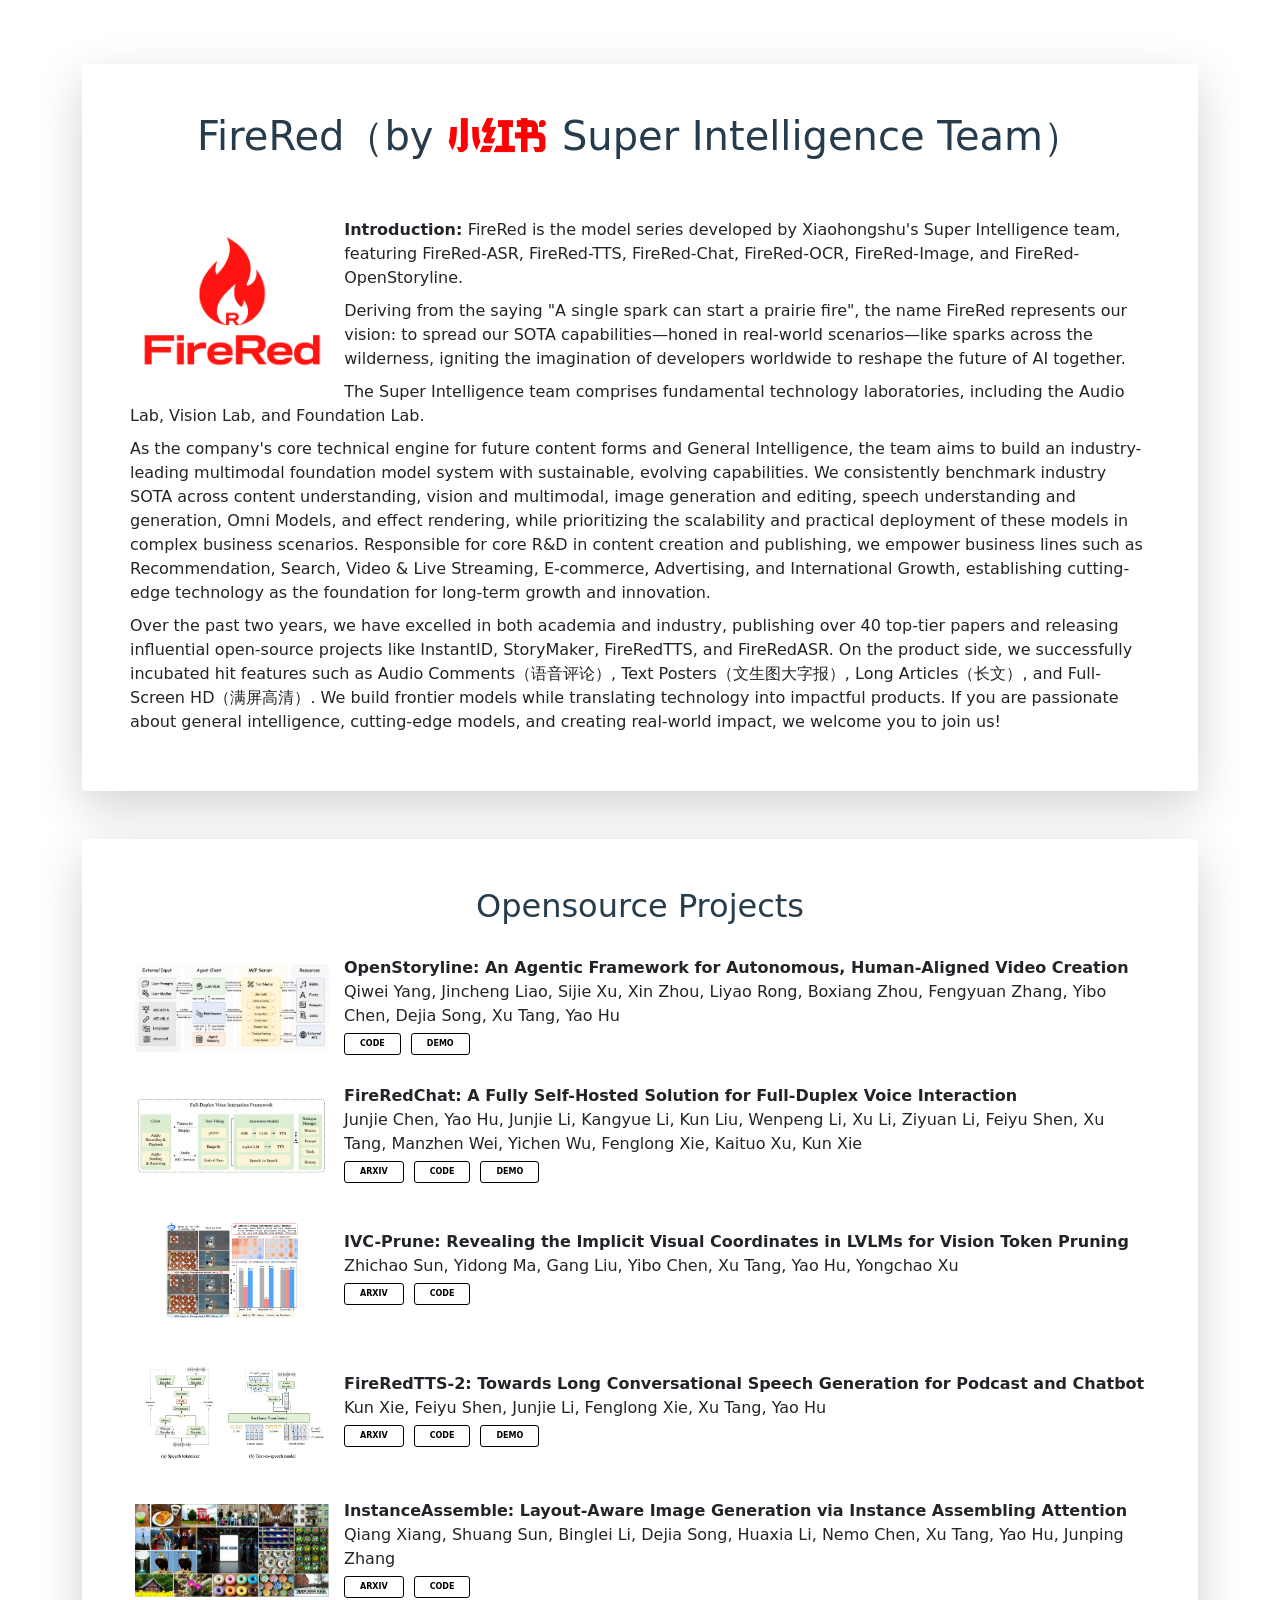
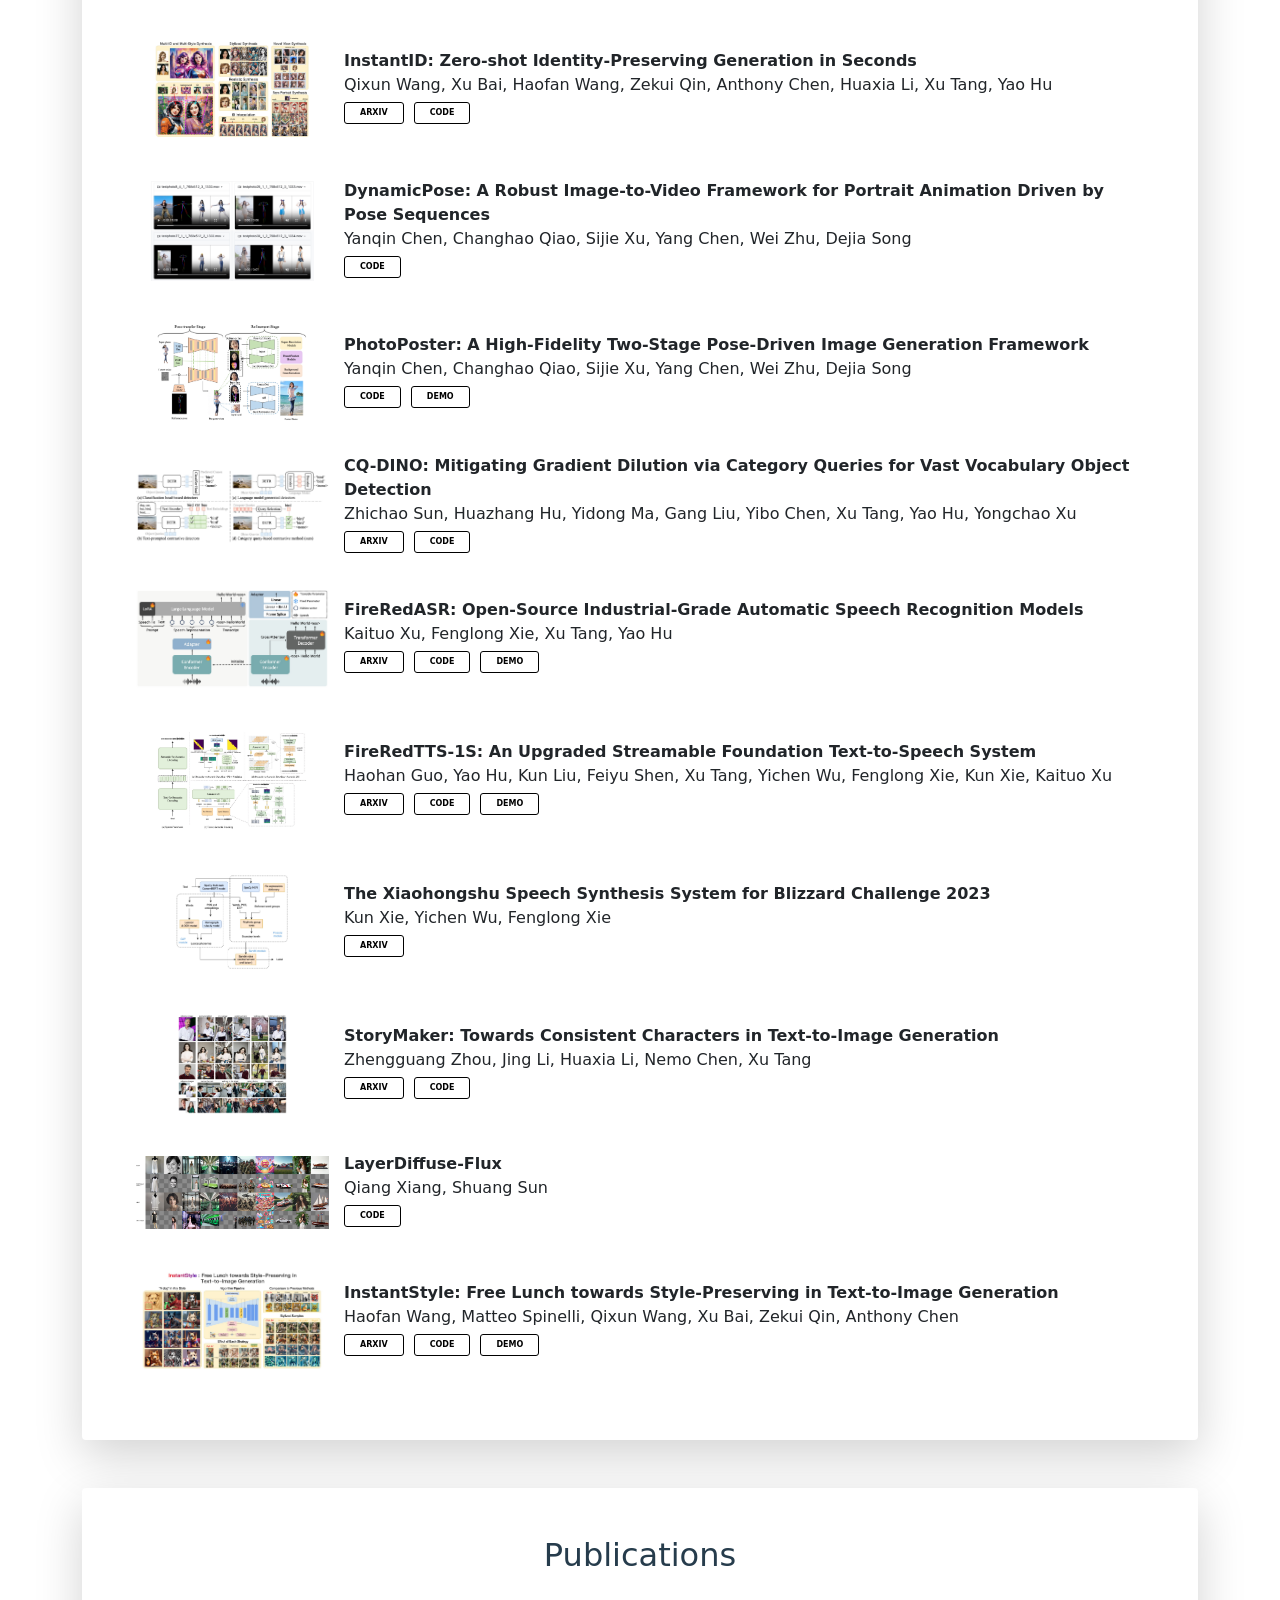
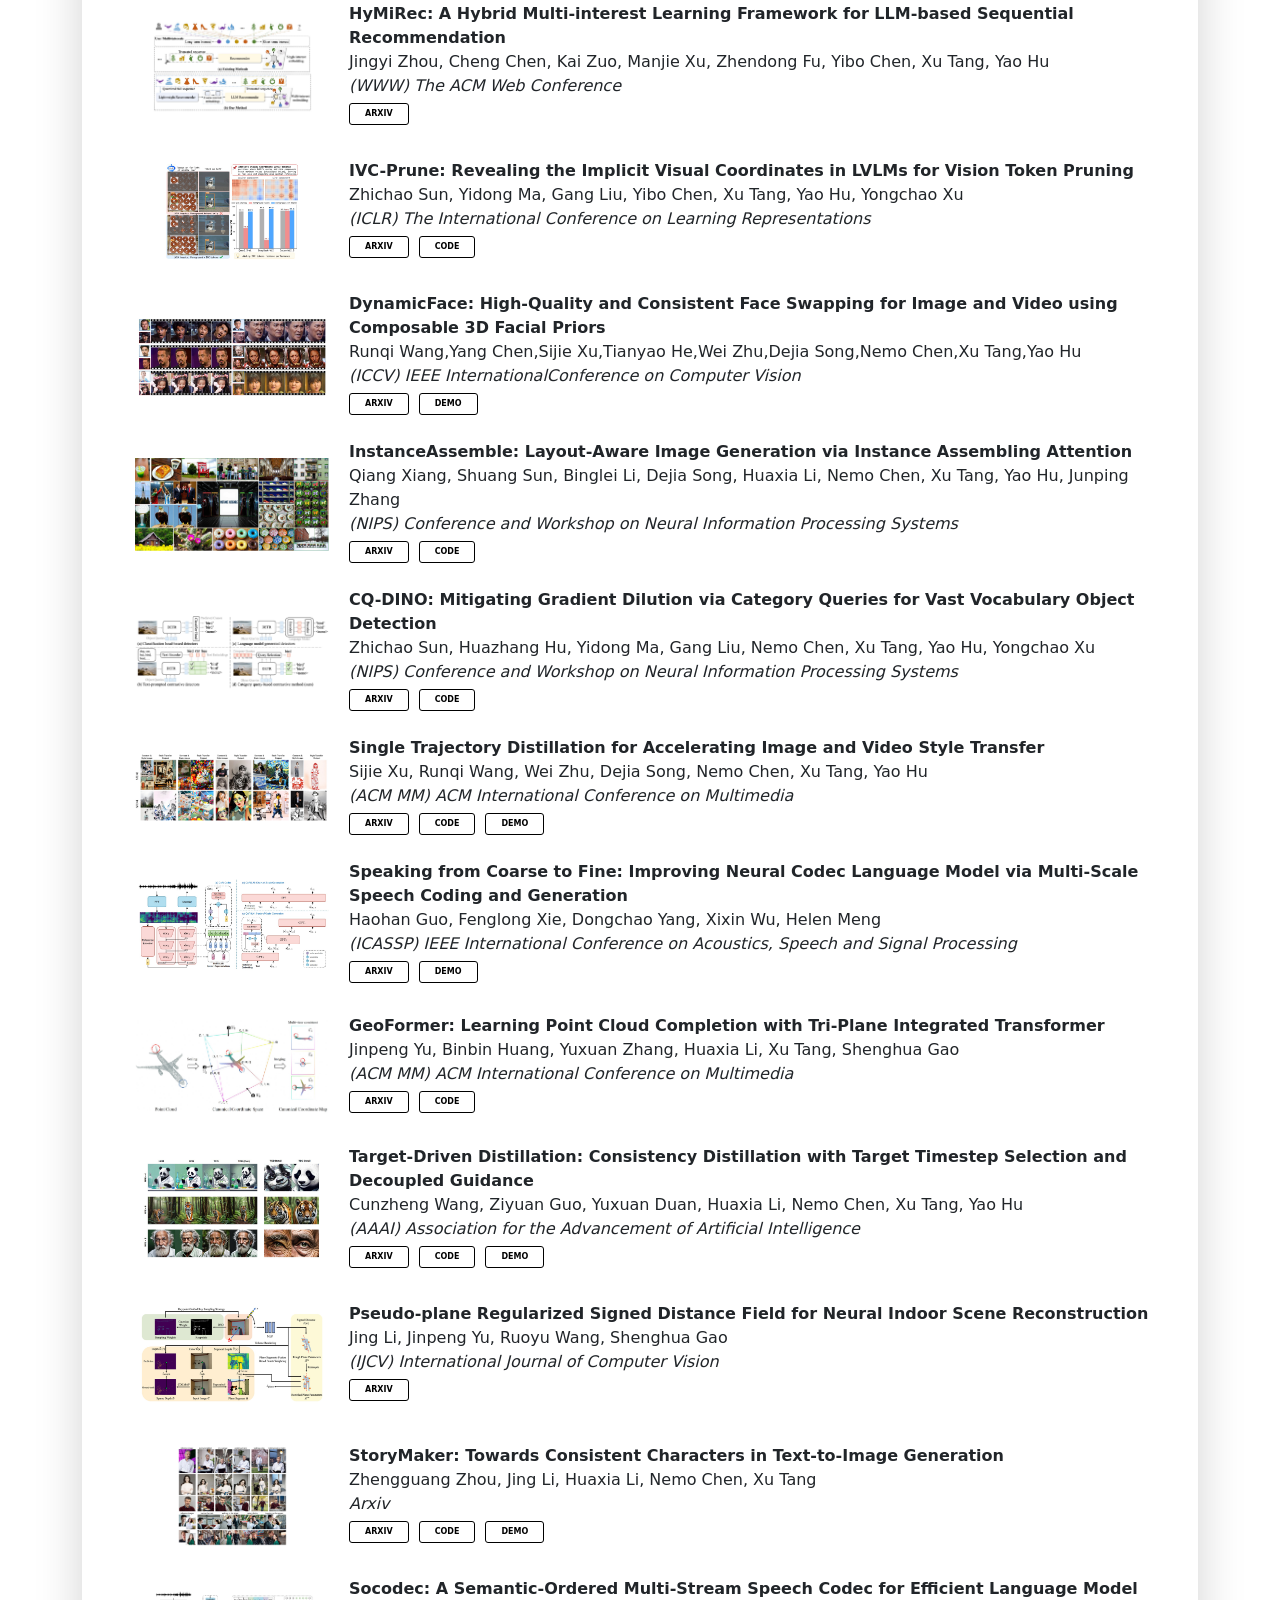
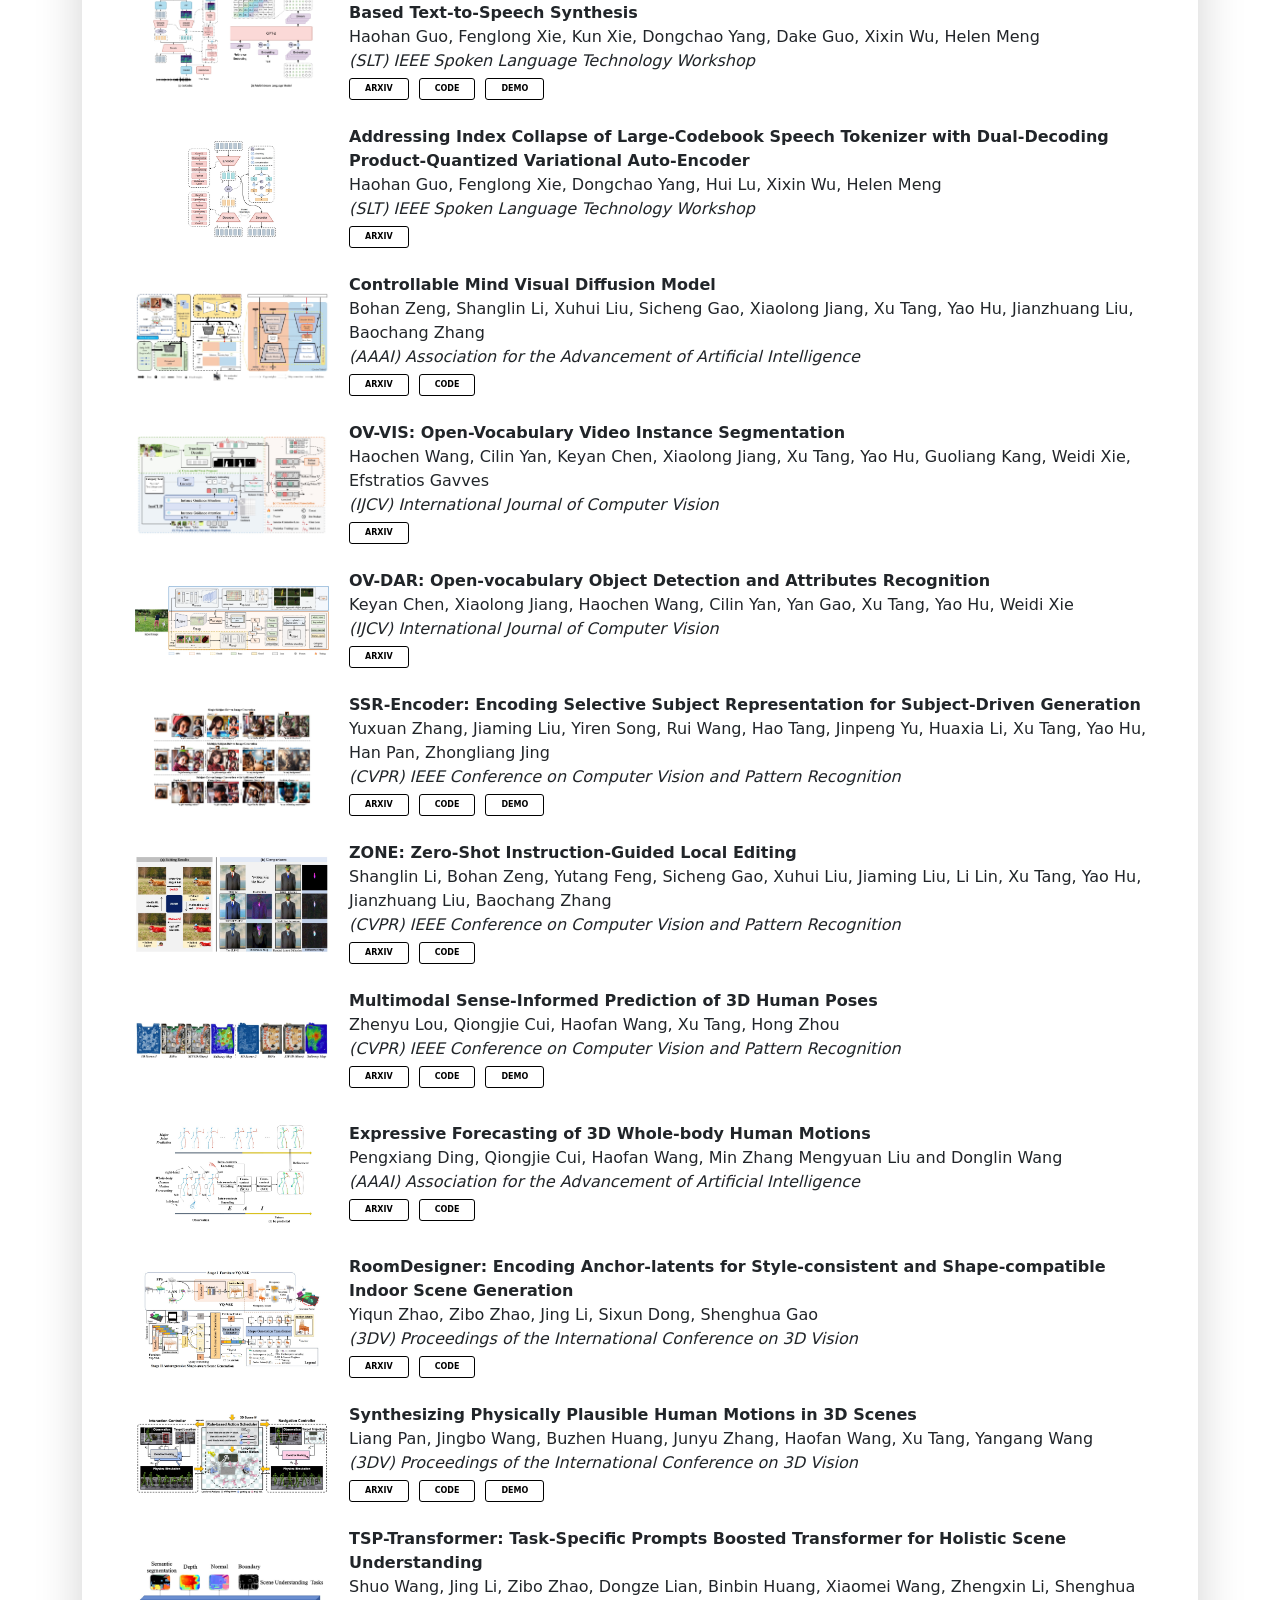
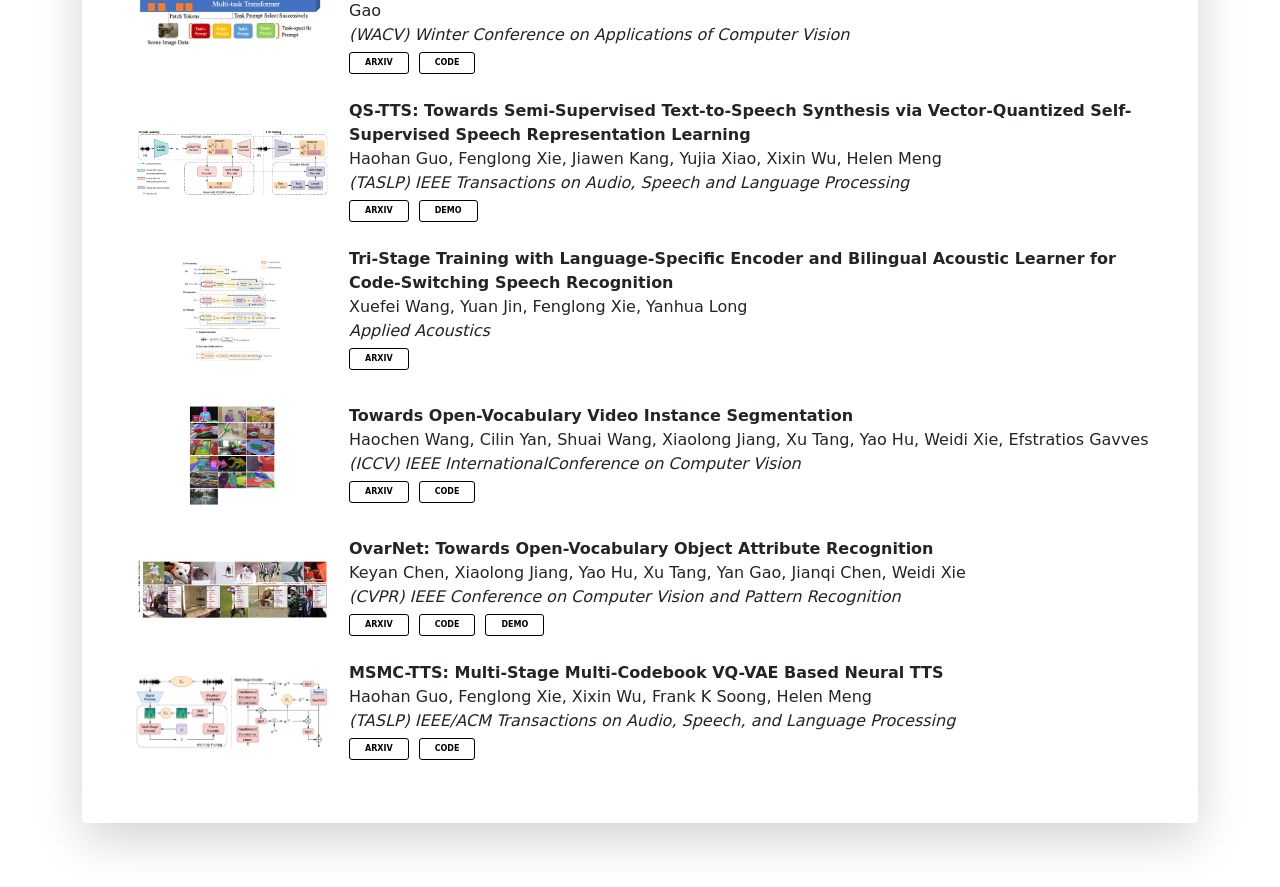
<file: index.html>
<!DOCTYPE html>
<html>

<head>
	<meta charset="utf-8">
	<meta name="generator" content="Hugo 0.88.1" />
	<meta name="viewport" content="width=device-width, initial-scale=1">
	<link href="https://fonts.googleapis.com/css?family=Roboto:300,400,700" rel="stylesheet" type="text/css">
	<link rel="stylesheet" href=""https://cdnjs.cloudflare.com/ajax/libs/highlight.js/8.4/styles/github.min.css">
	<link rel="stylesheet" href="css/custom.css">
	<link rel="stylesheet" href="css/normalize.css">

	<title>FireRed</title>
	<link rel="icon" href="pics/icon.png" type="image/png">
	<link href="css/bootstrap.min.css" rel="stylesheet">
    <style>
        .container::after {
            content: "";
            display: table;
            clear: both;
        }
        .left {
            float: left;
			/* margin-left: 1%; */
			margin-right: 4%;
            max-width: 20%; /* Adjust as needed */
        }
        .right {
            float: right;
			margin-right: 10%;
            max-width: 20%; /* Adjust as needed */
        }
        img {
            width: auto;
            height: auto;
        }
        .video-container {
            display: flex;
            justify-content: center;
            align-items: center;
            height: 50vh; /* This makes the container full height of the viewport */
        }
        video {
            max-width: 100%;
            max-height: 100%;
        }
		.footnote_btn {
			display: inline-block; 
			border: 1px solid black; 
			padding: 4px 15px 4px 15px; 
			border-radius: 3px; 
			font-size: 8px; 
			margin: 5px 10px 5px 0px; 
			color: black; 
			text-decoration: none;
		}
		.intro_text {
			margin-bottom: 9px;
		}
    </style>
</head>


<body data-new-gr-c-s-check-loaded="14.1091.0" data-gr-ext-installed="">

<div class="container" >
<header role="banner">
</header>
<main role="main">
<article itemscope itemtype="https://schema.org/BlogPosting">

	<!-- <div class="text-center">
		<p style="text-align: left;">
		<img src="pics/logo.png" alt="Left image" class="left">
		<img src="pics/logo.png" alt="Right image" class="right">
		</p>
	</div> -->
<div class="container pt-5 mt-5 shadow-lg p-5 mb-5 bg-white rounded">
	<div class="text-center">
		<h1>FireRed（by <img src="pics/xiaohongshu.png" style="margin: 0px; width: 103px; padding-bottom: 8px;"> Super Intelligence Team）</h1>
	</div>
	<div class="text-left">
		<br><br>
		<div><img src="pics/firered.png" alt="Left image" class="left" style="margin-left: 1%; margin-right: 2%; max-width: 18%;"></div>
		<div>
			<p class="intro_text"><b>Introduction: </b> FireRed is the model series developed by Xiaohongshu's Super Intelligence team, featuring FireRed-ASR, FireRed-TTS, FireRed-Chat, FireRed-OCR, FireRed-Image, and FireRed-OpenStoryline.</p>

			<p class="intro_text">Deriving from the saying "A single spark can start a prairie fire", the name FireRed represents our vision: to spread our SOTA capabilities—honed in real-world scenarios—like sparks across the wilderness, igniting the imagination of developers worldwide to reshape the future of AI together.</p>

			<p class="intro_text">The Super Intelligence team comprises fundamental technology laboratories, including the Audio Lab, Vision Lab, and Foundation Lab.</p>

			<p class="intro_text">As the company's core technical engine for future content forms and General Intelligence, the team aims to build an industry-leading multimodal foundation model system with sustainable, evolving capabilities. We consistently benchmark industry SOTA across content understanding, vision and multimodal, image generation and editing, speech understanding and generation, Omni Models, and effect rendering, while prioritizing the scalability and practical deployment of these models in complex business scenarios. Responsible for core R&D in content creation and publishing, we empower business lines such as Recommendation, Search, Video & Live Streaming, E-commerce, Advertising, and International Growth, establishing cutting-edge technology as the foundation for long-term growth and innovation.</p>

			<p class="intro_text">Over the past two years, we have excelled in both academia and industry, publishing over 40 top-tier papers and releasing influential open-source projects like InstantID, StoryMaker, FireRedTTS, and FireRedASR. On the product side, we successfully incubated hit features such as Audio Comments（语音评论）, Text Posters（文生图大字报）, Long Articles（长文）, and Full-Screen HD（满屏高清）. We build frontier models while translating technology into impactful products. If you are passionate about general intelligence, cutting-edge models, and creating real-world impact, we welcome you to join us!</p>
		</div>
	</div>

</div>


<div class="container pt-5 mt-5 shadow-lg p-5 mb-5 bg-white rounded">		
	<h2 id="OpenSourceProjects" style="text-align: center;">Opensource Projects</h2>
	<table border="0" cellPadding="2" style="width: 100%;">
		<tbody id="proj_tbody">
			<!-- Example Row -->
			<!--
			<tr>
				<td align="center" valign="middle" style="width: 25%; padding: 5px;" >
					<img src="pics/projects_publications/fireredchat.jpg" alt="Intro image" class="middle" style="max-height: 120px; width: auto;">
				</td>
				<td align="left" valign="middle" style="padding-left: 15px; padding-top: 10px; padding-bottom: 10px;">
					<b>FireRedChat: A Fully Self-Hosted Solution for Full-Duplex Voice Interaction</b>
					<br>
					Junjie Chen, Yao Hu, Junjie Li, Kangyue Li, Kun Liu, Wenpeng Li, Xu Li, Ziyuan Li, Feiyu Shen, Xu Tang, Manzhen Wei, Yichen Wu, Fenglong Xie, Kaituo Xu, Kun Xie
					<br>
					<a href="https://arxiv.org/abs/2509.06502" class="footnote_btn"><b>ARXIV</b></a>
					<a href="https://github.com/FireRedTeam/FireRedChat" class="footnote_btn"><b>CODE</b></a>
					<a href="https://fireredteam.github.io/demos/firered_chat/" class="footnote_btn"><b>DEMO</b></a>
				</td>
			</tr>
			-->
		</tbody>
	</table>
</div>


<div class="container pt-5 mt-5 shadow-lg p-5 mb-5 bg-white rounded">		
	<h2 id="OpenSourceProjects" style="text-align: center;">Publications</h2>
	<table border="0" cellPadding="2" style="width: 100%;">
		<tbody id="papers_tbody">
			<!-- Example Row -->
			<!--
			<tr>
				<td align="center" valign="middle" style="width: 25%; padding: 5px;" >
					<img src="pics/projects_publications/hymirec.jpg" alt="Intro image" class="middle" style="max-height: 120px; width: auto;">
				</td>
				<td align="left" valign="middle" style="padding-left: 15px; padding-top: 10px; padding-bottom: 10px;">
					<b>HyMiRec: A Hybrid Multi-interest Learning Framework for LLM-based Sequential Recommendation</b>
					<br>
					Jingyi Zhou, Cheng Chen, Kai Zuo, Manjie Xu, Zhendong Fu, Yibo Chen, Xu Tang, Yao Hu
					<br>
					<i>(WWW) The ACM Web Conference</i>
					<br>
					<a href="https://arxiv.org/pdf/2510.13738" class="footnote_btn"><b>ARXIV</b></a>
				</td>
			</tr>
			-->
		</tbody>
	</table>
</div>

<!-- 
<div class="container pt-5 mt-5 shadow-lg p-5 mb-5 bg-white rounded">		
	<h2 id="Highlights" style="text-align: center;">News</h2>
	<p style="text-align: left;" >
		<b>[2025.4.14]</b> We are releasing a new streamable TTS model <a href="demos/firered_tts_1s/index.html">[demo]</a>
	</p>
	<p style="text-align: left;" >
		<b>[2025.1.24]</b> We are releasing a new ASR model <a href="demos/firered_asr/index.html">[demo]</a>
	</p>
	<p style="text-align: left;" >
		<b>[2024.9.5]</b> We are releasing a new TTS model <a href="demos/firered_tts/index.html">[demo]</a>
	</p>
	<p style="text-align: left;" >
		<b>[2024.1.16]</b> An official introudction of auido intelligence team of Xiaohongshu <a href="https://mp.weixin.qq.com/s/ZFBHqZkKnmXBs3bpG2gx7A">[link]</a>
	</p>
	<p style="text-align: left;" >
		<b>[2023.10.13]</b> A technicial talk has been given on live at SpeechHome and Redtech <a href="https://mp.weixin.qq.com/s/32l4sD3osgRLEppZsP9Q4w">[link]</a>
	</p>
	<p style="text-align: left;" >
		<b>[2023.9.1]</b> We rank 1st in spoke task measursing speaker similarity at Blizzard Challenge 2023 <a href="https://feng-long.github.io/post/bc-fireredtts/ ">[link]</a>
	</p>
</div>
-->

<!-- <div class="container pt-5 mt-5 shadow-lg p-5 mb-5 bg-white rounded">
	<h2 id="zero-shot-icl-samples" style="text-align: center;">Publications</h2>
	<p style="text-align: left;" >
		<b><a href="https://arxiv.org/abs/2406.02430">Paper</a></b>, XXX, XXX
	</p>
</div> -->

</article>
</main>
</div>

</body>
</html>

<!-- Import data -->
<script src="./data.js"></script>
<!-- Render content -->
<script>

// Opensource Projects
function RenderOpensourceProject(proj_list) {
	var tbd_container = document.getElementById("proj_tbody");
	
	function _RenderOneRow(row_data) {
		var tr = document.createElement("tr");
		// Image on the left
		var img_td = document.createElement("td");
		img_td.align = "center";
		img_td.vAlign = "middle";
		img_td.style = "width: 20%; padding: 5px;";
		var img = document.createElement("img");
		img.src = row_data["image"]
		img.alt = "Intro image"
		img.className = "middle";
		img.style = "max-height: 100px; width: auto;";
		img_td.appendChild(img);
		tr.appendChild(img_td);
		// Text on the right
		var text_td = document.createElement("td");
		text_td.align = "left";
		text_td.vAlign = "middle";
		text_td.style = "padding-left: 10px; padding-top: 10px; padding-bottom: 10px;";
		var title_b = document.createElement("b");
		title_b.innerText = row_data['title'];
		text_td.appendChild(title_b);
		text_td.appendChild(document.createElement("br"));
		text_td.append(row_data["authors"]);
		text_td.appendChild(document.createElement("br"));
		if (row_data["arxiv_link"] !== null) {
			var arxiv_btn = document.createElement("a");
			arxiv_btn.href = row_data["arxiv_link"];
			arxiv_btn.className = "footnote_btn";
			arxiv_btn.innerHTML = "<b>ARXIV</b>";
			text_td.appendChild(arxiv_btn);
		}
		if (row_data["code_link"] !== null) {
			var code_btn = document.createElement("a");
			code_btn.href = row_data["code_link"];
			code_btn.className = "footnote_btn";
			code_btn.innerHTML = "<b>CODE</b>";
			text_td.appendChild(code_btn);
		}
		if (row_data["demo_link"] !== null) {
			var demo_btn = document.createElement("a");
			demo_btn.href = row_data["demo_link"];
			demo_btn.className = "footnote_btn";
			demo_btn.innerHTML = "<b>DEMO</b>";
			text_td.appendChild(demo_btn);
		}
		tr.appendChild(text_td);
		return tr;
	}

	proj_list.forEach(row_data => {
		var row_elem = _RenderOneRow(row_data);
		tbd_container.appendChild(row_elem);
	})
}


// Publications
function RenderPublications(papers_list) {
	var tbd_container = document.getElementById("papers_tbody");
	
	function _RenderOneRow(row_data) {
		var tr = document.createElement("tr");
		// Image on the left
		var img_td = document.createElement("td");
		img_td.align = "center";
		img_td.vAlign = "middle";
		img_td.style = "width: 20%; padding: 5px;";
		var img = document.createElement("img");
		img.src = row_data["image"]
		img.alt = "Intro image"
		img.className = "middle";
		img.style = "max-height: 100px; width: auto;";
		img_td.appendChild(img);
		tr.appendChild(img_td);
		// Text on the right
		var text_td = document.createElement("td");
		text_td.align = "left";
		text_td.vAlign = "middle";
		text_td.style = "padding-left: 15px; padding-top: 10px; padding-bottom: 10px;";
		var title_b = document.createElement("b");
		title_b.innerText = row_data['title'];
		text_td.appendChild(title_b);
		text_td.appendChild(document.createElement("br"));
		text_td.append(row_data["authors"]);
		text_td.appendChild(document.createElement("br"));
		var conference_i = document.createElement("i");
		conference_i.innerText = row_data["conference_name"];
		text_td.appendChild(conference_i);
		text_td.appendChild(document.createElement("br"));
		if (row_data["arxiv_link"] !== null) {
			var arxiv_btn = document.createElement("a");
			arxiv_btn.href = row_data["arxiv_link"];
			arxiv_btn.className = "footnote_btn";
			arxiv_btn.innerHTML = "<b>ARXIV</b>";
			text_td.appendChild(arxiv_btn);
		}
		if (row_data["code_link"] !== null) {
			var code_btn = document.createElement("a");
			code_btn.href = row_data["code_link"];
			code_btn.className = "footnote_btn";
			code_btn.innerHTML = "<b>CODE</b>";
			text_td.appendChild(code_btn);
		}
		if (row_data["demo_link"] !== null) {
			var demo_btn = document.createElement("a");
			demo_btn.href = row_data["demo_link"];
			demo_btn.className = "footnote_btn";
			demo_btn.innerHTML = "<b>DEMO</b>";
			text_td.appendChild(demo_btn);
		}
		tr.appendChild(text_td);
		return tr;
	}

	papers_list.forEach(row_data => {
		var row_elem = _RenderOneRow(row_data);
		tbd_container.appendChild(row_elem);
	})
}


// Run
RenderOpensourceProject(opensource_projects_data);
RenderPublications(publications_data);
</script>
</file>
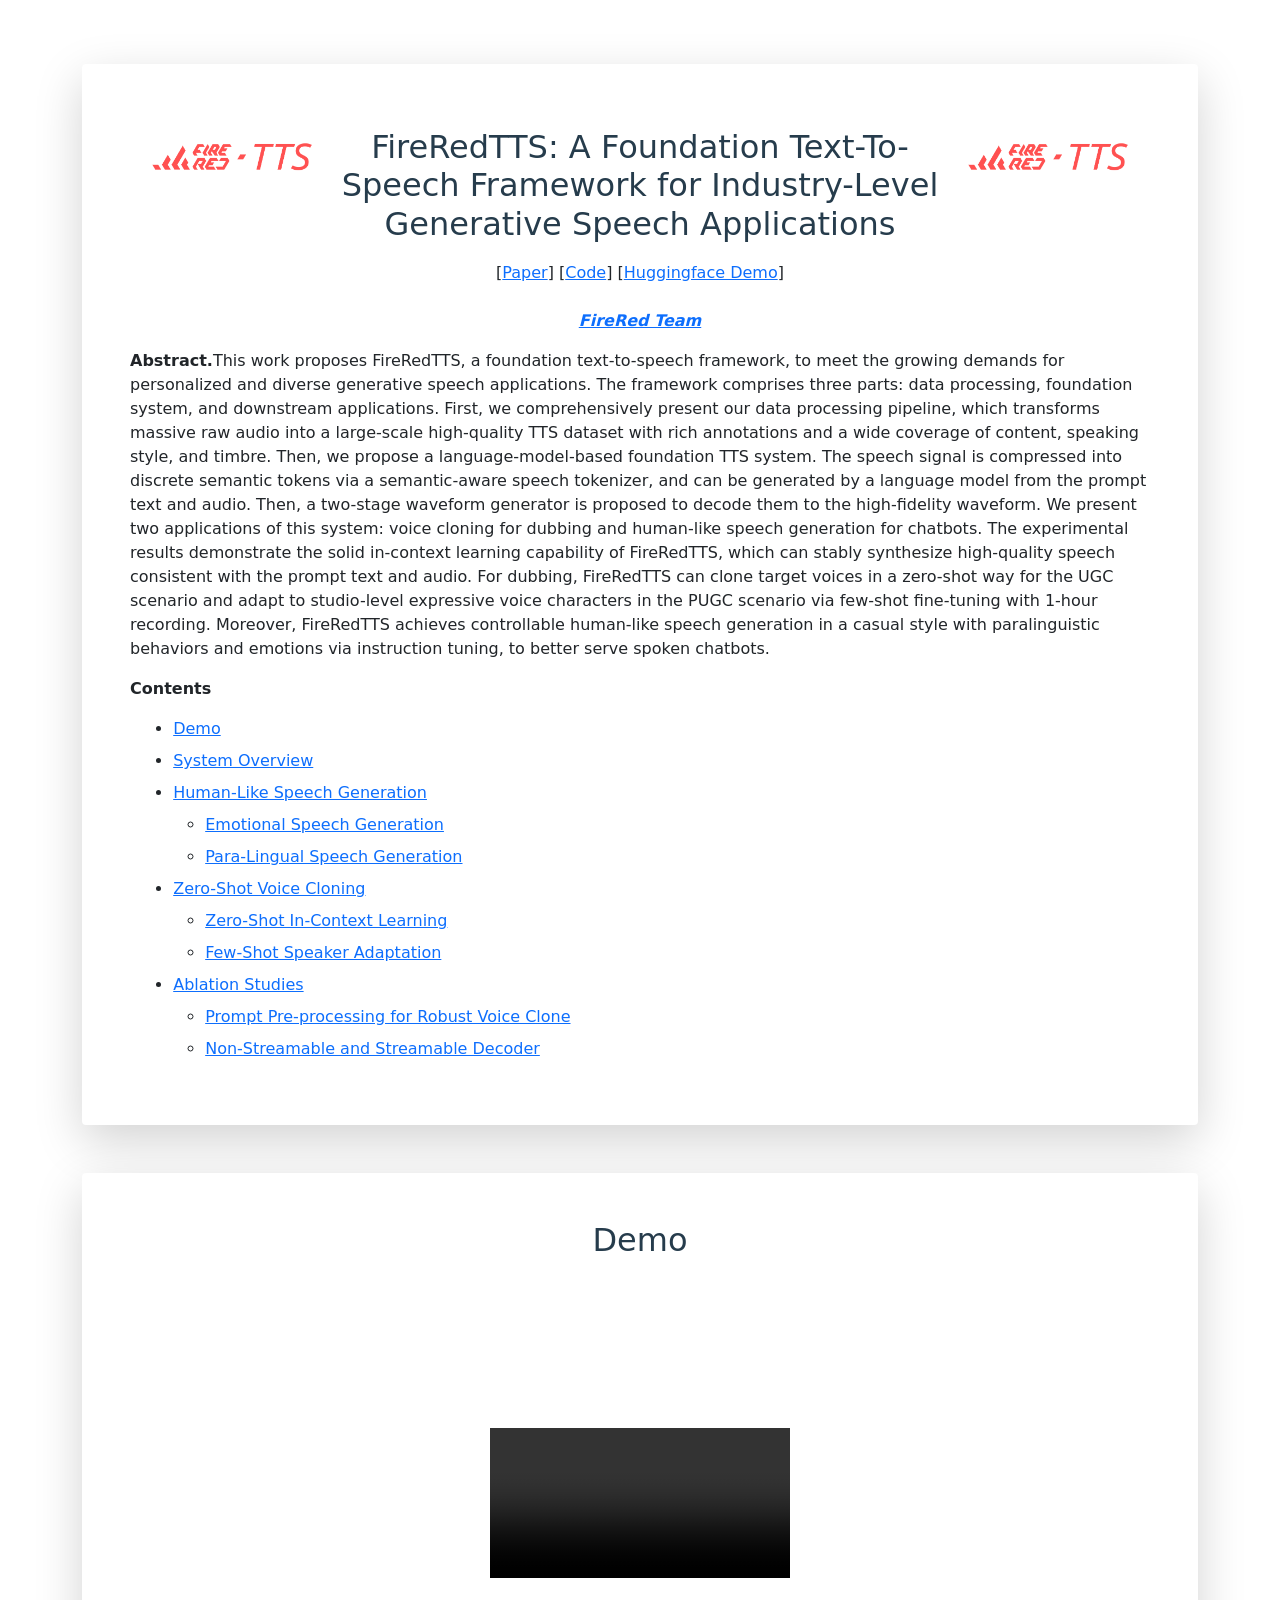
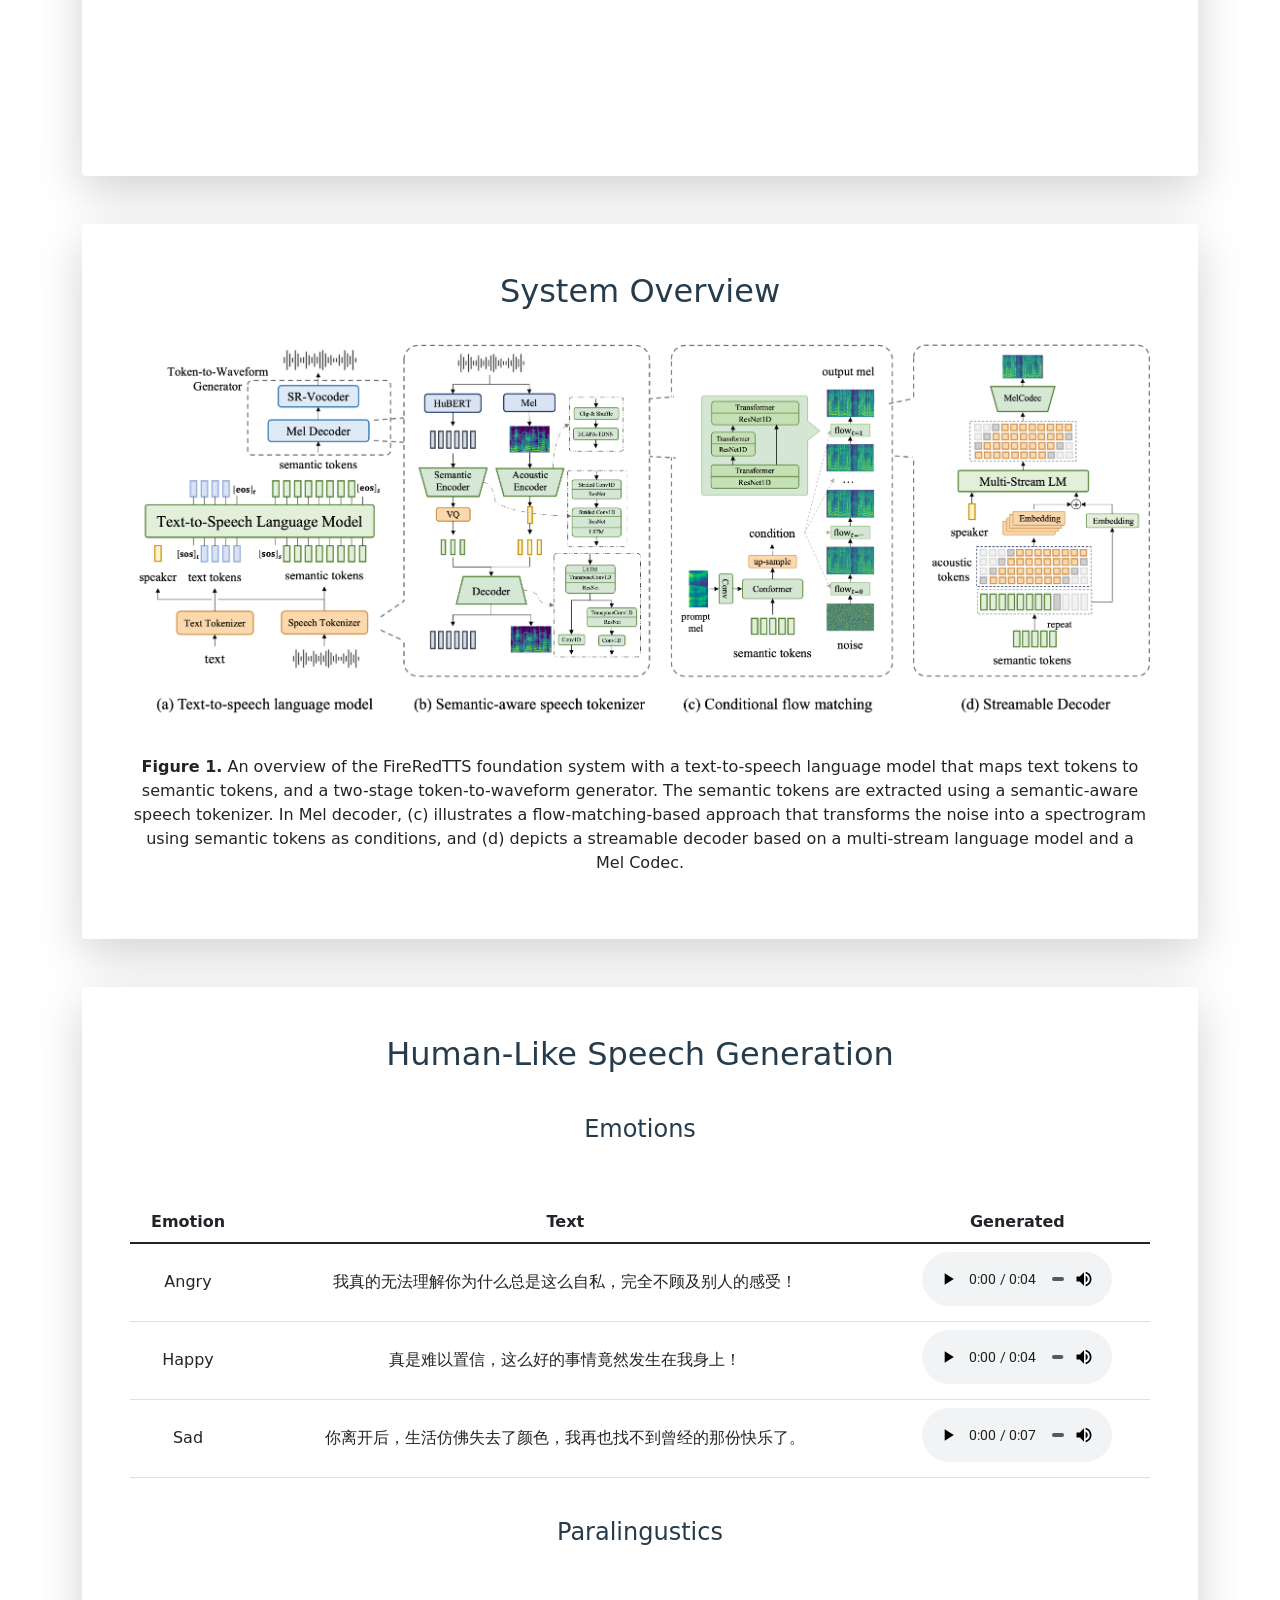
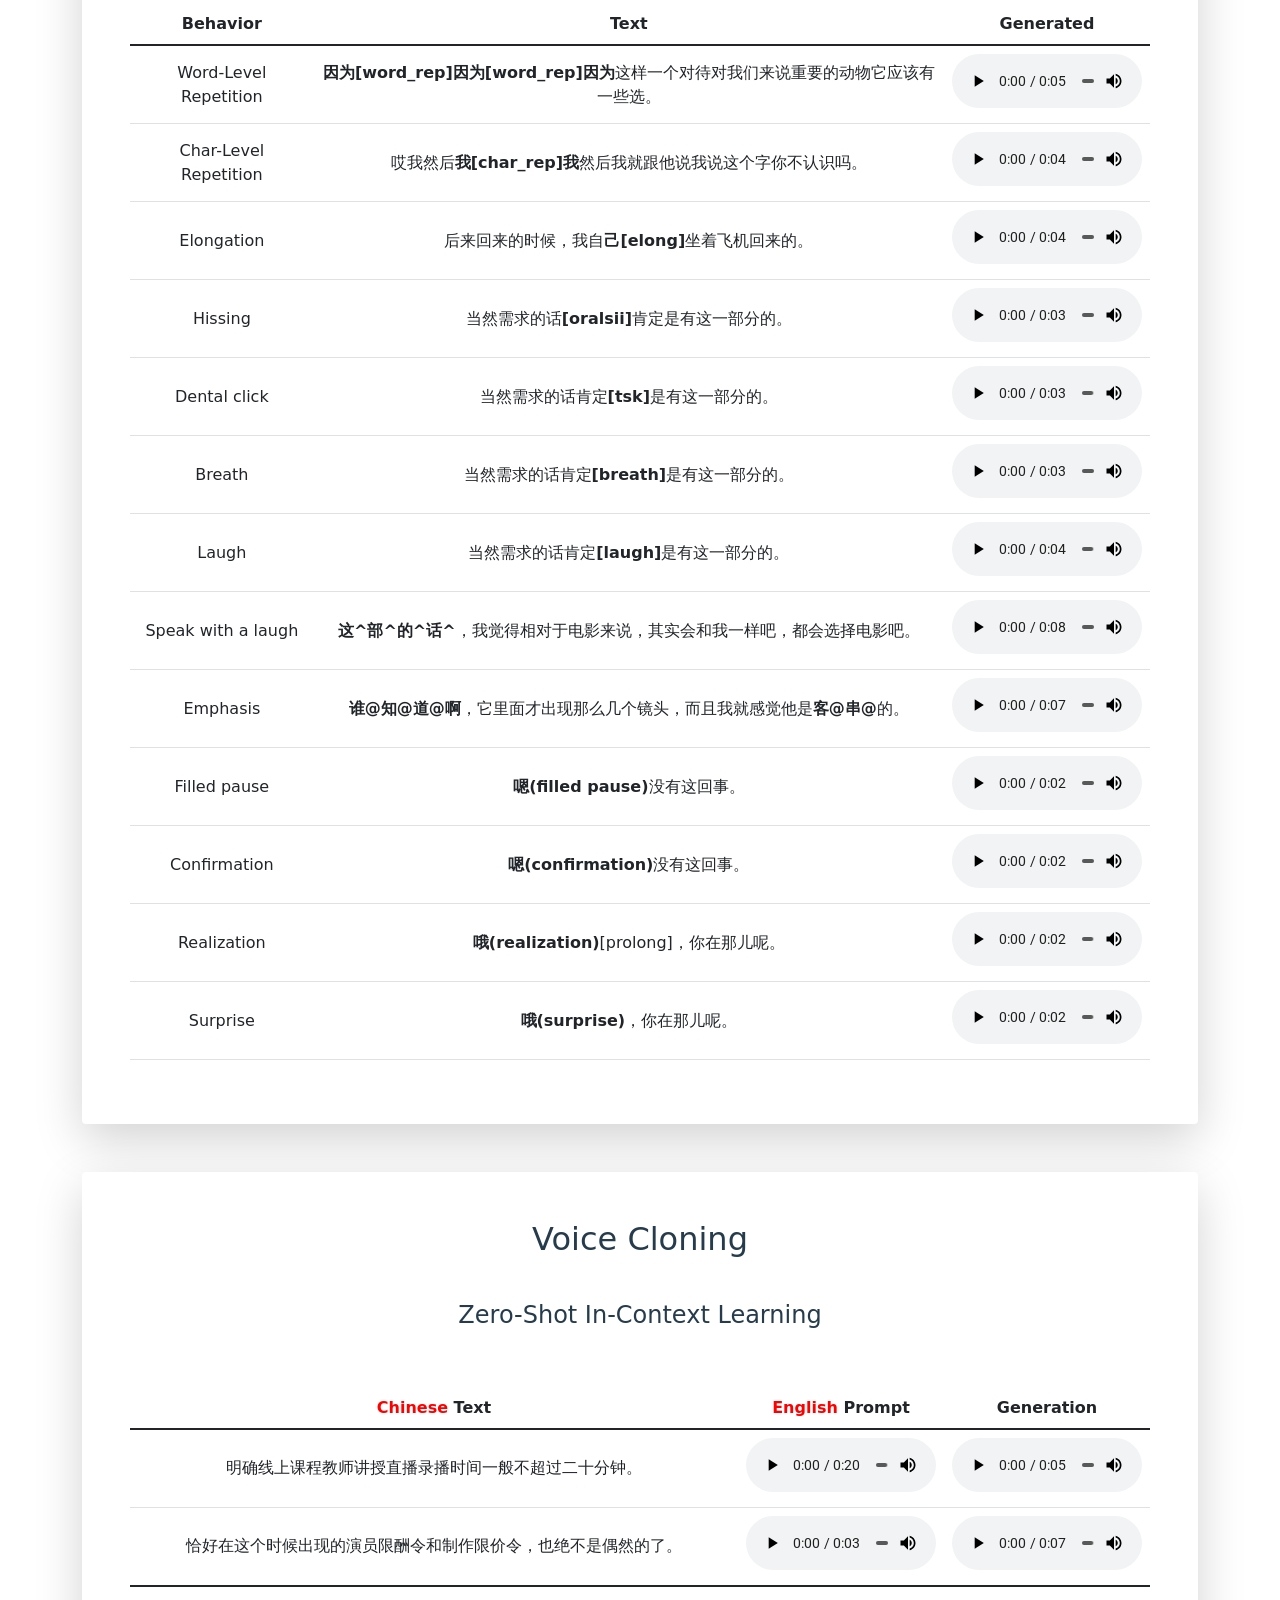
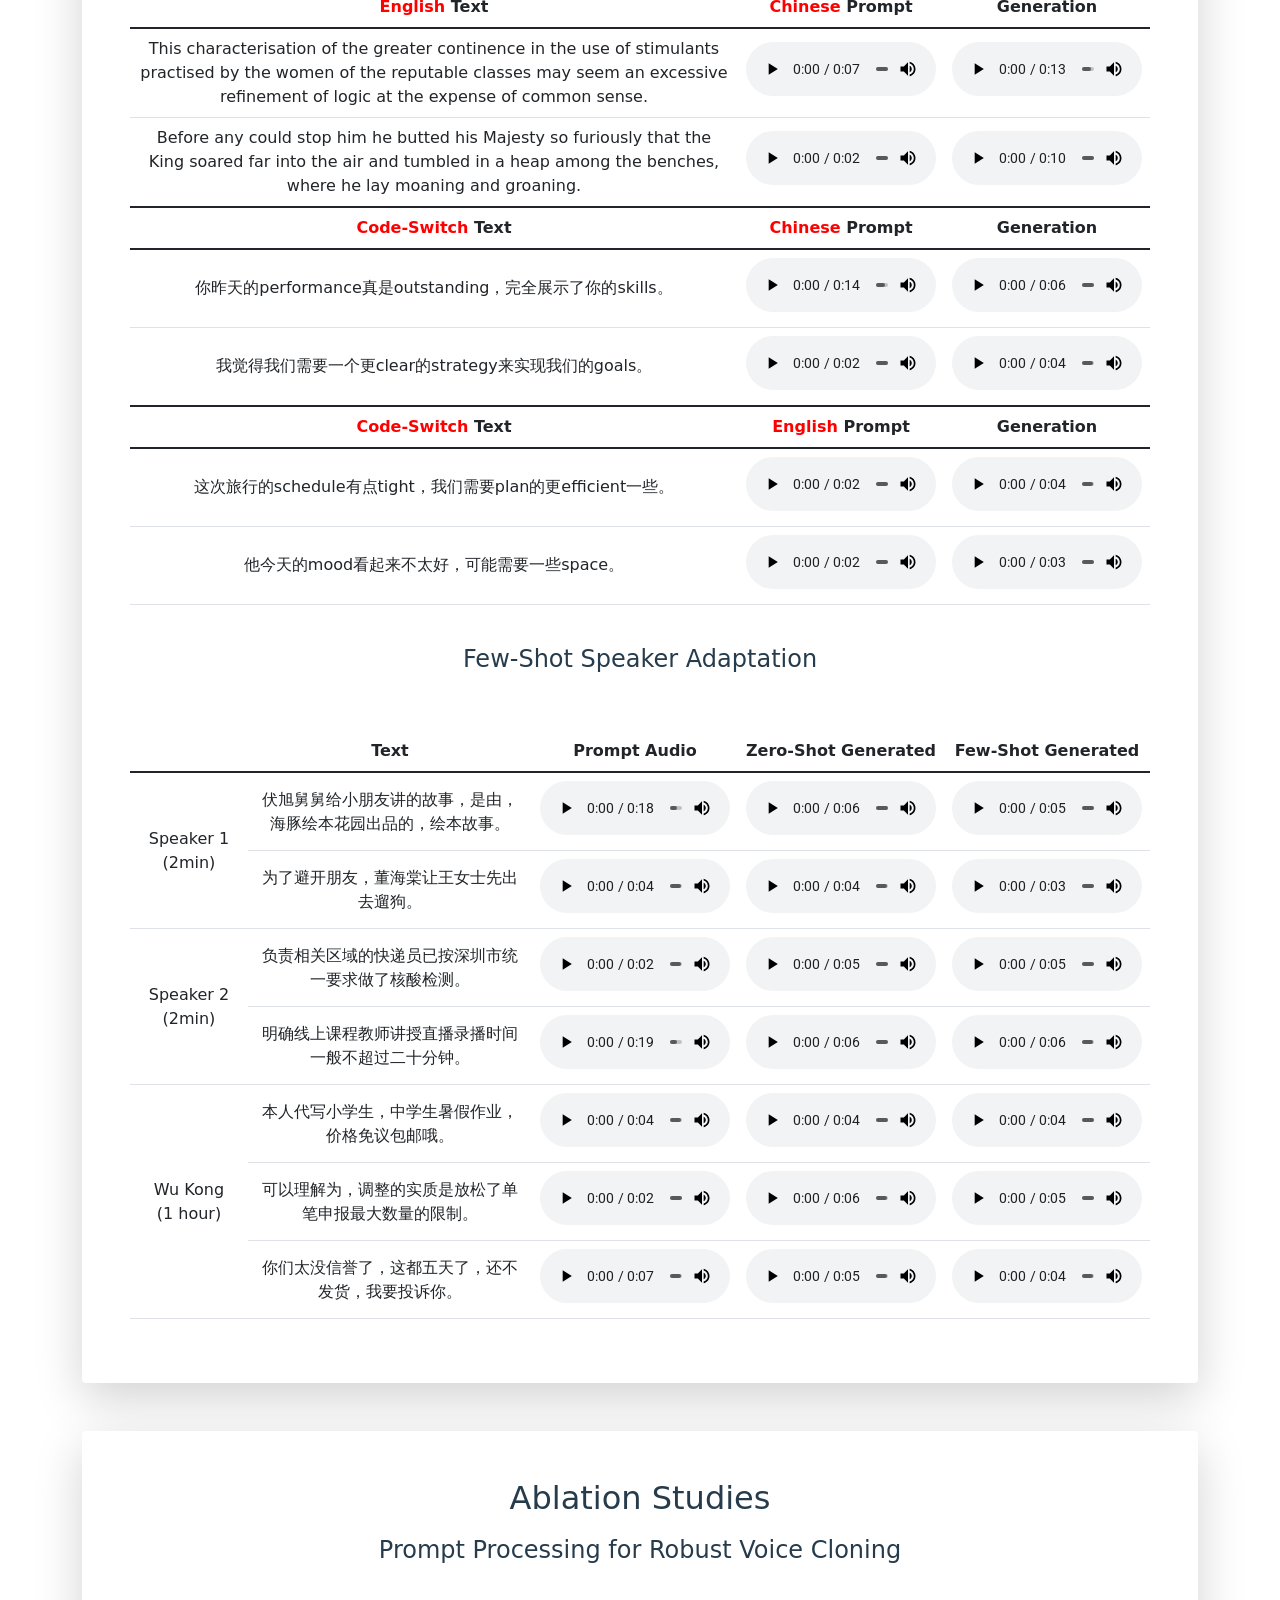
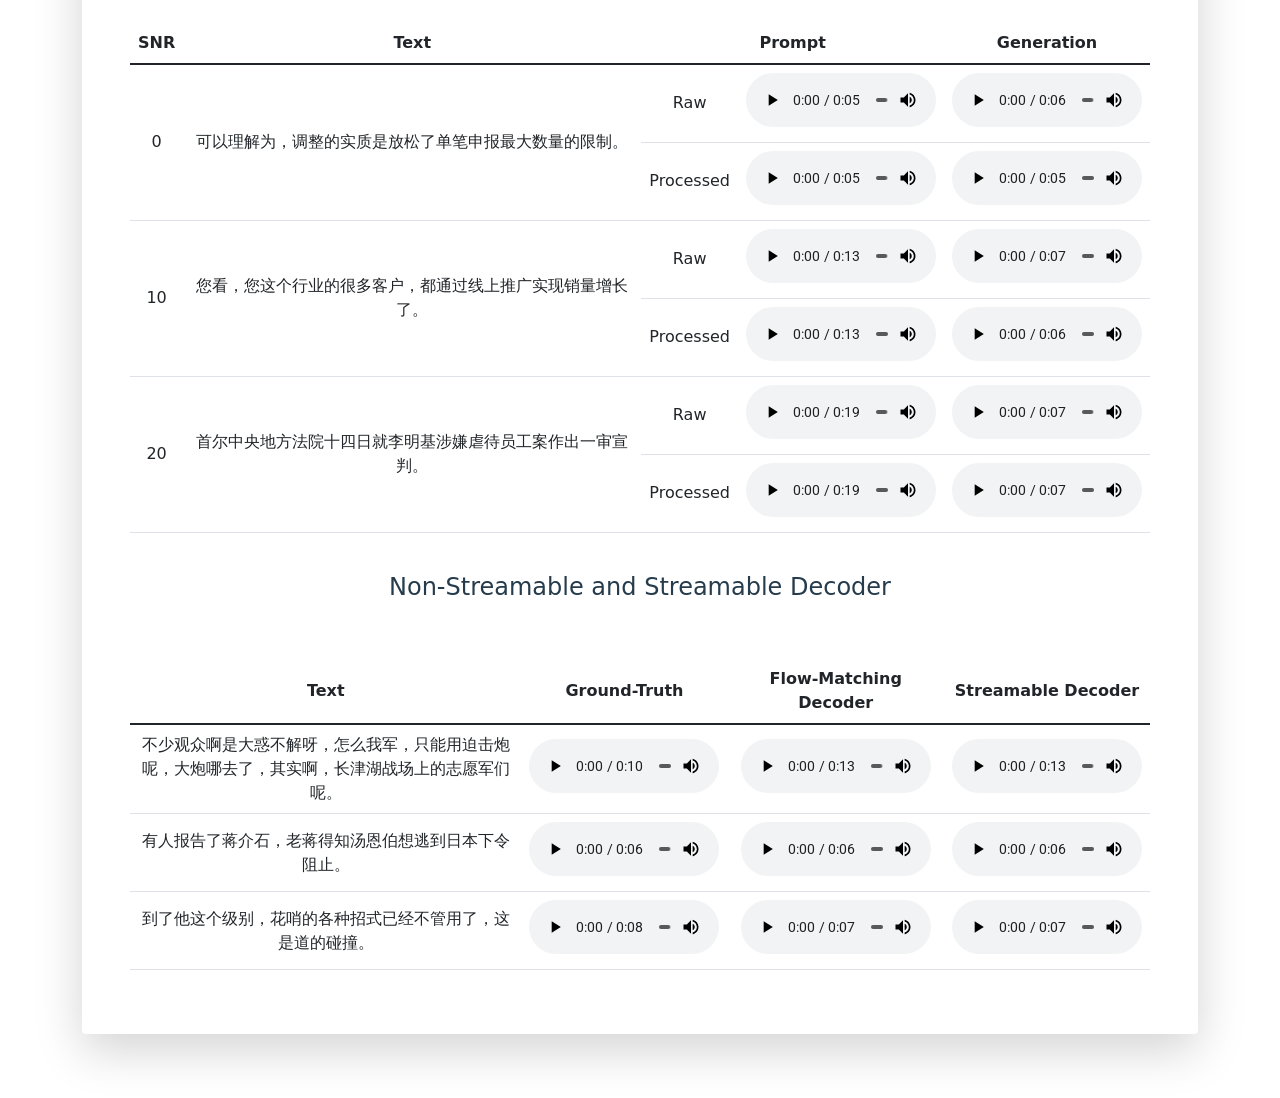
<file: demos/firered_tts/index.html>
<!DOCTYPE html>
<html>

<head>
    <meta charset="utf-8">
    <meta name="generator" content="Hugo 0.88.1" />
    <meta name="viewport" content="width=device-width, initial-scale=1">
    <link href="https://fonts.googleapis.com/css?family=Roboto:300,400,700" rel="stylesheet" type="text/css">
    <link rel="stylesheet" href="" https://cdnjs.cloudflare.com/ajax/libs/highlight.js/8.4/styles/github.min.css">
    <link rel="stylesheet" href="css/custom.css">
    <link rel="stylesheet" href="css/normalize.css">

    <title>FireRedTTS</title>
    <link rel="icon" href="pics/icon.png" type="image/png">
    <link href="css/bootstrap.min.css" rel="stylesheet">

    <style>
        .container::after {
            content: "";
            display: table;
            clear: both;
        }
        .left {
            float: left;
            max-width: 20%; /* Adjust as needed */
        }
        .right {
            float: right;
            max-width: 20%; /* Adjust as needed */
        }
        img {
            width: auto;
            height: auto;
        }
        .video-container {
            display: flex;
            justify-content: center;
            align-items: center;
            height: 50vh; /* This makes the container full height of the viewport */
        }
        video {
            max-width: 100%;
            max-height: 100%;
        }
    </style>
</head>


<body data-new-gr-c-s-check-loaded="14.1091.0" data-gr-ext-installed="">

    <div class="container">
        <header role="banner">
        </header>
        <main role="main">
            <article itemscope itemtype="https://schema.org/BlogPosting">

                <div class="container pt-5 mt-5 shadow-lg p-5 mb-5 bg-white rounded">
                    <p style="text-align: left;">
                        <img src="pics/FireRedTTS_Logo_wt_bg_red_type.png" height="200" width="200" alt="Left image" class="left">
                        <img src="pics/FireRedTTS_Logo_wt_bg_red_type.png" height="200" width="200" alt="Right image" class="right">
                    </p>
                    <div class="text-center">
                        <h2>FireRedTTS: A Foundation Text-To-Speech Framework for Industry-Level Generative Speech Applications</h2>
                        [<a href="https://arxiv.org/abs/2409.03283">Paper</a>]
                        [<a href="https://github.com/FireRedTeam/FireRedTTS">Code</a>]
                        [<a href="https://huggingface.co/spaces/fireredteam/FireRedTTS">Huggingface Demo</a>]

                        <p class="fst-italic mb-0">
                            <br>
                            <b><a href="https://fireredteam.github.io">FireRed Team</a></b>
                        <p></p>
                        </p>
                    </div>
                    <p><b>Abstract.</b>This work proposes FireRedTTS, a foundation text-to-speech framework, to meet the growing demands for personalized and diverse generative speech applications. The framework comprises three parts: data processing, foundation system, and downstream applications. First, we comprehensively present our data processing pipeline, which transforms massive raw audio into a large-scale high-quality TTS dataset with rich annotations and a wide coverage of content, speaking style, and timbre. Then, we propose a language-model-based foundation TTS system. The speech signal is compressed into discrete semantic tokens via a semantic-aware speech tokenizer, and can be generated by a language model from the prompt text and audio. Then, a two-stage waveform generator is proposed to decode them to the high-fidelity waveform. We present two applications of this system: voice cloning for dubbing and human-like speech generation for chatbots. The experimental results demonstrate the solid in-context learning capability of FireRedTTS, which can stably synthesize high-quality speech consistent with the prompt text and audio. For dubbing, FireRedTTS can clone target voices in a zero-shot way for the UGC scenario and adapt to studio-level expressive voice characters in the PUGC scenario via few-shot fine-tuning with 1-hour recording. Moreover, FireRedTTS achieves controllable human-like speech generation in a casual style with paralinguistic behaviors and emotions via instruction tuning, to better serve spoken chatbots.
                    </p>

                    <p>
					<b>Contents</b>
                    <ul>
						<li><a href="#app-video">Demo</a>
                        <li><a href="#model-overview">System Overview</a></li>
                        <li><a href="#human-like">Human-Like Speech Generation</a></li>
                        <ul>
							<li><a href="#emo">Emotional Speech Generation</a></li>
							<li><a href="#para">Para-Lingual Speech Generation</a></li>
						</ul>
						<li><a href="#zero-shot-icl-samples">Zero-Shot Voice Cloning</a></li>
						<ul>
                            <li><a href="#cs-samples">Zero-Shot In-Context Learning</a></li>
                            <li><a href="#speaker-finetune-samples">Few-Shot Speaker Adaptation</a></li>
						</ul>
                        <li><a href="#abs-samples">Ablation Studies</a></li>
						<ul>
							<li><a href="#prompt-denoise-samples">Prompt Pre-processing for Robust Voice Clone</a></li>
                            <li><a href="#streaming-samples">Non-Streamable and Streamable Decoder</a></li>
						</ul>
                    </ul>
                    </p>
                </div>


                <div class="container pt-5 mt-5 shadow-lg p-5 mb-5 bg-white rounded">
                    <h2 id="app-video" style="text-align: center;">Demo</h2>
                    <div class="video-container">
                        <video controls>
                            <source src="https://github.com/FireRedTeam/fireredteam.github.io/raw/main/demos/firered_tts/video/demo.mp4" type="video/mp4">
                        </video>
                    </div>
                </div>

                <div class="container pt-5 mt-5 shadow-lg p-5 mb-5 bg-white rounded">
                    <h2 id="model-overview" style="text-align: center;">System Overview</h2>
                    <body>
                        <p style="text-align: center;">
                            <img src="pics/fireredtts.png" height="1200" width="1200">
                        </p>
                    </body>
                    <p style="text-align: center;">
                        <b>Figure 1.</b> An overview of the FireRedTTS foundation system with a text-to-speech language model that maps text tokens to semantic tokens, and a two-stage token-to-waveform generator. The semantic tokens are extracted using a semantic-aware speech tokenizer. In Mel decoder, (c) illustrates a flow-matching-based approach that transforms the noise into a spectrogram using semantic tokens as conditions, and (d) depicts a streamable decoder based on a multi-stream language model and a Mel Codec.
                    </p>
                </div>

                <div class="container pt-5 mt-5 shadow-lg p-5 mb-5 bg-white rounded">
                    <h2 id="human-like" style="text-align: center;">Human-Like Speech Generation</h2>
                    <br>
                    <h4 id="emo" style="text-align: center;">Emotions</h4>
                    <br>
                    <div class="table-responsive pt-3">
                        <table class="table table-hover pt-2">
                            <thead>
                                <tr>
                                    <th style="text-align: center">Emotion</th>
                                    <th style="text-align: center">Text</th>
                                    <th style="text-align: center">Generated</th>
                                </tr>
                            </thead>
                            <tbody>
                                <tr>
                                    <td style="vertical-align : middle;text-align:center;" >Angry</td>
                                    <td style="vertical-align : middle;text-align:center;">我真的无法理解你为什么总是这么自私，完全不顾及别人的感受！
                                    </td>
                                    <td style="vertical-align : middle;text-align:center;"><audio controls="controls"
                                            style="width: 190px;">
                                            <source src="audios/HumanLike_samples/angry_01.wav" autoplay />
                                            Your browser does not support the audio element.
                                        </audio></td>
                                </tr>
                                <tr>
                                    <td style="vertical-align : middle;text-align:center;">Happy</td>
                                    <td style="vertical-align : middle;text-align:center;">真是难以置信，这么好的事情竟然发生在我身上！
                                    </td>
                                    <td style="vertical-align : middle;text-align:center;"><audio controls="controls"
                                            style="width: 190px;">
                                            <source src="audios/HumanLike_samples/happy_03.wav" autoplay />
                                            Your browser does not support the audio element.
                                        </audio></td>
                                </tr>
                                <tr>
                                    <td style="vertical-align : middle;text-align:center;">Sad</td>
                                    <td style="vertical-align : middle;text-align:center;">
                                        你离开后，生活仿佛失去了颜色，我再也找不到曾经的那份快乐了。</td>
                                    <td style="vertical-align : middle;text-align:center;"><audio controls="controls"
                                            style="width: 190px;">
                                            <source src="audios/HumanLike_samples/sad_01.wav" autoplay />
                                            Your browser does not support the audio element.
                                        </audio></td>
                                </tr>
                            </tbody>
                        </table>
                    </div>
                    <br>
                    <h4 id="para" style="text-align: center;">Paralingustics</h4>
                    <br>
                    <div class="table-responsive pt-3">
                        <table class="table table-hover pt-2">
                            <thead>
                                <tr>
                                    <th style="text-align: center">Behavior</th>
                                    <th style="text-align: center">Text</th>
                                    <th style="text-align: center">Generated</th>
                                </tr>
                            </thead>
                            <tbody>
                                <tr>
                                    <td style="vertical-align : middle;text-align:center;">Word-Level Repetition</td>
                                    <td style="vertical-align : middle;text-align:center;"><strong>因为[word_rep]因为[word_rep]因为</strong>这样一个对待对我们来说重要的动物它应该有一些选。
                                    </td>
                                    <td style="vertical-align : middle;text-align:center;"><audio controls="controls"
                                            style="width: 190px;">
                                            <source src="audios/HumanLike_samples/word_rep.wav" autoplay />
                                            Your browser does not support the audio element.
                                        </audio></td>
                                </tr>
                                <tr>
                                    <td style="vertical-align : middle;text-align:center;">Char-Level Repetition</td>
                                    <td style="vertical-align : middle;text-align:center;">哎我然后<strong>我[char_rep]我</strong>然后我就跟他说我说这个字你不认识吗。
                                    </td>
                                    <td style="vertical-align : middle;text-align:center;"><audio controls="controls"
                                            style="width: 190px;">
                                            <source src="audios/HumanLike_samples/char_rep.wav" autoplay />
                                            Your browser does not support the audio element.
                                        </audio></td>
                                </tr>
                                <tr>
                                    <td style="vertical-align : middle;text-align:center;">Elongation</td>
                                    <td style="vertical-align : middle;text-align:center;">后来回来的时候，我自<strong>己[elong]</strong>坐着飞机回来的。
                                    </td>
                                    <td style="vertical-align : middle;text-align:center;"><audio controls="controls"
                                            style="width: 190px;">
                                            <source src="audios/HumanLike_samples/elong.wav" autoplay />
                                            Your browser does not support the audio element.
                                        </audio></td>
                                </tr>
                                <tr>
                                    <td style="vertical-align : middle;text-align:center;">Hissing</td>
                                    <td style="vertical-align : middle;text-align:center;">当然需求的话<strong>[oralsii]</strong>肯定是有这一部分的。
                                    </td>
                                    <td style="vertical-align : middle;text-align:center;"><audio controls="controls"
                                            style="width: 190px;">
                                            <source src="audios/HumanLike_samples/inbreathed_s.wav" autoplay />
                                            Your browser does not support the audio element.
                                        </audio></td>
                                </tr>
                                <tr>
                                    <td style="vertical-align : middle;text-align:center;">Dental click</td>
                                    <td style="vertical-align : middle;text-align:center;">当然需求的话肯定<strong>[tsk]</strong>是有这一部分的。
                                    </td>
                                    <td style="vertical-align : middle;text-align:center;"><audio controls="controls"
                                            style="width: 190px;">
                                            <source src="audios/HumanLike_samples/tsk.wav" autoplay />
                                            Your browser does not support the audio element.
                                        </audio></td>
                                </tr>
                                <tr>
                                    <td style="vertical-align : middle;text-align:center;">Breath</td>
                                    <td style="vertical-align : middle;text-align:center;">当然需求的话肯定<strong>[breath]</strong>是有这一部分的。
                                    </td>
                                    <td style="vertical-align : middle;text-align:center;"><audio controls="controls"
                                            style="width: 190px;">
                                            <source src="audios/HumanLike_samples/breath.wav" autoplay />
                                            Your browser does not support the audio element.
                                        </audio></td>
                                </tr>
                                <tr>
                                    <td style="vertical-align : middle;text-align:center;">Laugh</td>
                                    <td style="vertical-align : middle;text-align:center;">当然需求的话肯定<strong>[laugh]</strong>是有这一部分的。
                                    </td>
                                    <td style="vertical-align : middle;text-align:center;"><audio controls="controls"
                                            style="width: 190px;">
                                            <source src="audios/HumanLike_samples/laugh.wav" autoplay />
                                            Your browser does not support the audio element.
                                        </audio></td>
                                </tr>
                                <tr>
                                    <td style="vertical-align : middle;text-align:center;">Speak with a laugh</td>
                                    <td style="vertical-align : middle;text-align:center;"><strong>这^部^的^话^</strong>，我觉得相对于电影来说，其实会和我一样吧，都会选择电影吧。
                                    </td>
                                    <td style="vertical-align : middle;text-align:center;"><audio controls="controls"
                                            style="width: 190px;">
                                            <source src="audios/HumanLike_samples/laughtalk2.wav" autoplay />
                                            Your browser does not support the audio element.
                                        </audio></td>
                                </tr>
                                <tr>
                                    <td style="vertical-align : middle;text-align:center;">Emphasis</td>
                                    <td style="vertical-align : middle;text-align:center;"><strong>谁@知@道@啊</strong>，它里面才出现那么几个镜头，而且我就感觉他是<strong>客@串@</strong>的。
                                    </td>
                                    <td style="vertical-align : middle;text-align:center;"><audio controls="controls"
                                            style="width: 190px;">
                                            <source src="audios/HumanLike_samples/emphasis2.wav" autoplay />
                                            Your browser does not support the audio element.
                                        </audio></td>
                                </tr>
                                <tr>
                                    <td style="vertical-align : middle;text-align:center;">Filled pause</td>
                                    <td style="vertical-align : middle;text-align:center;"><strong>嗯(filled pause)</strong>没有这回事。
                                    </td>
                                    <td style="vertical-align : middle;text-align:center;"><audio controls="controls"
                                            style="width: 190px;">
                                            <source src="audios/HumanLike_samples/filled_pause.wav" autoplay />
                                            Your browser does not support the audio element.
                                        </audio></td>
                                </tr>
                                <tr>
                                    <td style="vertical-align : middle;text-align:center;">Confirmation</td>
                                    <td style="vertical-align : middle;text-align:center;"><strong>嗯(confirmation)</strong>没有这回事。
                                    </td>
                                    <td style="vertical-align : middle;text-align:center;"><audio controls="controls"
                                            style="width: 190px;">
                                            <source src="audios/HumanLike_samples/confirmation.wav" autoplay />
                                            Your browser does not support the audio element.
                                        </audio></td>
                                </tr>
                                <tr>
                                    <td style="vertical-align : middle;text-align:center;">Realization</td>
                                    <td style="vertical-align : middle;text-align:center;"><strong>哦(realization)</strong>[prolong]，你在那儿呢。
                                    </td>
                                    <td style="vertical-align : middle;text-align:center;"><audio controls="controls"
                                            style="width: 190px;">
                                            <source src="audios/HumanLike_samples/realization.wav" autoplay />
                                            Your browser does not support the audio element.
                                        </audio></td>
                                </tr>
                                <tr>
                                    <td style="vertical-align : middle;text-align:center;">Surprise</td>
                                    <td style="vertical-align : middle;text-align:center;"><strong>哦(surprise)</strong>，你在那儿呢。
                                    </td>
                                    <td style="vertical-align : middle;text-align:center;"><audio controls="controls"
                                            style="width: 190px;">
                                            <source src="audios/HumanLike_samples/surprise.wav" autoplay />
                                            Your browser does not support the audio element.
                                        </audio></td>
                                </tr>
                            </tbody>
                        </table>
                    </div>
                </div>

                <div class="container pt-5 mt-5 shadow-lg p-5 mb-5 bg-white rounded">
                    <h2 id="zero-shot-icl-samples" style="text-align: center;">Voice Cloning</h2>
                    <br>
                    <h4 id="cs-samples" style="text-align: center;">Zero-Shot In-Context Learning</h4>
                    <br>
                    <div class="table-responsive pt-3">
                        <table class="table table-hover pt-2">
                            <thead>
                                <tr>
                                    <th style="vertical-align : middle;text-align: center"><font color="red">Chinese</font> Text</th>
                                    <th style="vertical-align : middle;text-align: center"><font color="red">English</font> Prompt</th>
                                    <th style="vertical-align : middle;text-align: center">Generation</th>
                                </tr>
                            </thead>
                            <tbody>
                                <tr>
                                    <td style="vertical-align : middle;text-align:center;">
                                        明确线上课程教师讲授直播录播时间一般不超过二十分钟。
                                    </td>
                                    <td style="vertical-align : middle;text-align:center;">
                                        <audio controls="controls" style="width: 190px;">
                                            <source src="audios/ZeroShotICL_samples/english_to_mandarin/4077_13751_000006_000008.wav" autoplay />
                                        </audio><br>
                                    </td>
                                    <td style="vertical-align : middle;text-align:center;">
                                        <audio controls="controls" style="width: 190px;">
                                            <source src="audios/ZeroShotICL_samples/english_to_mandarin/4077_13751_000006_000008%23zh_066_rep6.wav" autoplay />
                                        </audio>
                                    </td>
                                </tr>
                                <tr>
                                    <td style="vertical-align : middle;text-align:center;">
                                        恰好在这个时候出现的演员限酬令和制作限价令，也绝不是偶然的了。
                                    </td>
                                    <td style="vertical-align : middle;text-align:center;">
                                        <audio controls="controls" style="width: 190px;">
                                            <source src="audios/ZeroShotICL_samples/english_to_mandarin/0016_000731.wav" autoplay />
                                        </audio><br>
                                    </td>
                                    <td style="vertical-align : middle;text-align:center;">
                                        <audio controls="controls" style="width: 190px;">
                                            <source src="audios/ZeroShotICL_samples/english_to_mandarin/0016_000731%23zh_071.wav" autoplay />
                                        </audio>
                                    </td>
                                </tr>
                                <thead>
                                    <tr>
                                        <th style="vertical-align : middle;text-align: center"><font color="red">English</font> Text</th>
                                        <th style="vertical-align : middle;text-align: center"><font color="red">Chinese</font> Prompt</th>
                                        <th style="vertical-align : middle;text-align: center">Generation</th>
                                    </tr>
                                </thead>
                                <tbody>
                                    <tr>
                                        <td style="vertical-align : middle;text-align:center;">
                                            This characterisation of the greater continence in the use of stimulants practised by the women of the reputable classes may seem an excessive refinement of logic at the expense of common sense.
                                        </td>
                                        <td style="vertical-align : middle;text-align:center;">
                                            <audio controls="controls" style="width: 190px;">
                                                <source src="audios/ZeroShotICL_samples/mandarin_to_english/26900001.wav" autoplay />
                                            </audio><br>
                                        </td>
                                        <td style="vertical-align : middle;text-align:center;">
                                            <audio controls="controls" style="width: 190px;">
                                                <source src="audios/ZeroShotICL_samples/mandarin_to_english/26900001%23en_024.wav" autoplay />
                                            </audio>
                                        </td>
                                    </tr>
                                    <tr>
                                        <td style="vertical-align : middle;text-align:center;">
                                            Before any could stop him he butted his Majesty so furiously that the King soared far into the air and tumbled in a heap among the benches, where he lay moaning and groaning.
                                        </td>
                                        <td style="vertical-align : middle;text-align:center;">
                                            <audio controls="controls" style="width: 190px;">
                                                <source src="audios/ZeroShotICL_samples/mandarin_to_english/0004_001432.wav" autoplay />
                                            </audio><br>
                                        </td>
                                        <td style="vertical-align : middle;text-align:center;">
                                            <audio controls="controls" style="width: 190px;">
                                                <source src="audios/ZeroShotICL_samples/mandarin_to_english/0004_001432%23en_077.wav" autoplay />
                                            </audio>
                                        </td>
                                    </tr>
                                </tbody>
                                <thead>
                                    <tr>
                                        <th style="vertical-align : middle;text-align: center"><font color="red">Code-Switch</font> Text</th>
                                        <th style="vertical-align : middle;text-align: center"><font color="red">Chinese</font> Prompt</th>
                                        <th style="vertical-align : middle;text-align: center">Generation</th>
                                    </tr>
                                </thead>
                                <tbody>
                                    <tr>
                                        <td style="vertical-align : middle;text-align:center;">
                                            你昨天的performance真是outstanding，完全展示了你的skills。
                                        </td>
                                        <td style="vertical-align : middle;text-align:center;">
                                            <audio controls="controls" style="width: 190px;">
                                                <source src="audios/ZeroShotICL_samples/mandarin_to_mix/00_09_68680731_36_s142090_e156540_spk0.wav" autoplay />
                                            </audio><br>
                                        </td>
                                        <td style="vertical-align : middle;text-align:center;">
                                            <audio controls="controls" style="width: 190px;">
                                                <source src="audios/ZeroShotICL_samples/mandarin_to_mix/00_09_68680731_36_s142090_e156540_spk0%23en_zh_014.wav" autoplay />
                                            </audio>
                                        </td>
                                    </tr>
                                    <tr>
                                        <td style="vertical-align : middle;text-align:center;">
                                            我觉得我们需要一个更clear的strategy来实现我们的goals。
                                        </td>
                                        <td style="vertical-align : middle;text-align:center;">
                                            <audio controls="controls" style="width: 190px;">
                                                <source src="audios/ZeroShotICL_samples/mandarin_to_mix/0010_000380.wav" autoplay />
                                            </audio><br>
                                        </td>
                                        <td style="vertical-align : middle;text-align:center;">
                                            <audio controls="controls" style="width: 190px;">
                                                <source src="audios/ZeroShotICL_samples/mandarin_to_mix/0010_000380%23en_zh_013.wav" autoplay />
                                            </audio>
                                        </td>
                                    </tr>
                                </tbody>
                                <thead>
                                    <tr>
                                        <th style="vertical-align : middle;text-align: center"><font color="red">Code-Switch</font> Text</th>
                                        <th style="vertical-align : middle;text-align: center"><font color="red">English</font> Prompt</th>
                                        <th style="vertical-align : middle;text-align: center">Generation</th>
                                    </tr>
                                </thead>
                                <tbody>
                                    <tr>
                                        <td style="vertical-align : middle;text-align:center;">
                                            这次旅行的schedule有点tight，我们需要plan的更efficient一些。
                                        </td>
                                        <td style="vertical-align : middle;text-align:center;">
                                            <audio controls="controls" style="width: 190px;">
                                                <source src="audios/ZeroShotICL_samples/english_to_mix/p276%23p276_354.wav" autoplay />
                                            </audio><br>
                                        </td>
                                        <td style="vertical-align : middle;text-align:center;">
                                            <audio controls="controls" style="width: 190px;">
                                                <source src="audios/ZeroShotICL_samples/english_to_mix/p276%23p276_354%23en_zh_011_rep4.wav" autoplay />
                                            </audio>
                                        </td>
                                    </tr>
                                    <tr>
                                        <td style="vertical-align : middle;text-align:center;">
                                            他今天的mood看起来不太好，可能需要一些space。
                                        </td>
                                        <td style="vertical-align : middle;text-align:center;">
                                            <audio controls="controls" style="width: 190px;">
                                                <source src="audios/ZeroShotICL_samples/english_to_mix/2830_3980_000026_000005.wav" autoplay />
                                            </audio><br>
                                        </td>
                                        <td style="vertical-align : middle;text-align:center;">
                                            <audio controls="controls" style="width: 190px;">
                                                <source src="audios/ZeroShotICL_samples/english_to_mix/2830_3980_000026_000005%23en_zh_007_rep3.wav" autoplay />
                                            </audio>
                                        </td>
                                    </tr>
                                </tbody>
                            </table>
                        </table>
                    </div>
                    <br>
                    <h4 id="speaker-finetune-samples" style="text-align: center;">Few-Shot Speaker Adaptation</h2>
                    <br>
                    <div class="table-responsive pt-3">
                        <table class="table table-hover pt-2">
                            <thead>
                                <tr>
                                    <th style="text-align: center"></th>
                                    <th style="text-align: center">Text</th>
                                    <th style="text-align: center">Prompt Audio</th>
                                    <th style="text-align: center">Zero-Shot Generated</th>
                                    <th style="text-align: center">Few-Shot Generated</th>
                                </tr>
                            </thead>
                            <tbody>
                                <tr>
                                    <td style="vertical-align : middle;text-align:center;" rowspan="2">Speaker 1 (2min)</td>
                                    <td style="vertical-align : middle;text-align:center;">
                                        伏旭舅舅给小朋友讲的故事，是由，海豚绘本花园出品的，绘本故事。
                                    </td>
                                    <td style="vertical-align : middle;text-align:center;">
                                        <audio controls="controls" style="width: 190px;">
                                            <source src="audios/SpeakerFinetune_samples/speaker1/09_00_33430996_32_s679070_e698010_spk0.wav"/>
                                        </audio>
                                    </td>
                                    <td style="vertical-align : middle;text-align:center;">
                                        <audio controls="controls" style="width: 190px;">
                                            <source src="audios/SpeakerFinetune_samples/speaker1/zeroshot_09_00_33430996_32_s679070_e698010_spk0%23utt_05.wav"/>
                                        </audio>
                                    </td>
                                    <td style="vertical-align : middle;text-align:center;">
                                        <audio controls="controls" style="width: 190px;">
                                            <source src="audios/SpeakerFinetune_samples/speaker1/09_00_33430996_32_s679070_e698010_spk0%23utt_05_rep4.wav"/>
                                        </audio>
                                    </td>
                                </tr>
                                <tr>
                                    <td style="vertical-align : middle;text-align:center;">
                                        为了避开朋友，董海棠让王女士先出去遛狗。
                                    </td>
                                    <td style="vertical-align : middle;text-align:center;">
                                        <audio controls="controls" style="width: 190px;">
                                            <source src="audios/SpeakerFinetune_samples/speaker1/09_00_33430996_32_s932380_e936750_spk0.wav"/>
                                        </audio>
                                    </td>
                                    <td style="vertical-align : middle;text-align:center;">
                                        <audio controls="controls" style="width: 190px;">
                                            <source src="audios/SpeakerFinetune_samples/speaker1/09_00_33430996_32_s932380_e936750_spk0%23utt_07_rep3.wav"/>
                                        </audio>
                                    </td>
                                    <td style="vertical-align : middle;text-align:center;">
                                        <audio controls="controls" style="width: 190px;">
                                            <source src="audios/SpeakerFinetune_samples/speaker1/fewshot_09_00_33430996_32_s932380_e936750_spk0%23utt_07.wav"/>
                                        </audio>
                                    </td>
                                </tr>
                                <tr>
                                    <td style="vertical-align : middle;text-align:center;" rowspan="2">Speaker 2 (2min)</td>
                                    <td style="vertical-align : middle;text-align:center;">
                                        负责相关区域的快递员已按深圳市统一要求做了核酸检测。
                                    </td>
                                    <td style="vertical-align : middle;text-align:center;">
                                        <audio controls="controls" style="width: 190px;">
                                            <source src="audios/SpeakerFinetune_samples/speaker2/13_12_56401784_2_s1714280_e1717130_spk0.wav"/>
                                        </audio>
                                    </td>
                                    <td style="vertical-align : middle;text-align:center;">
                                        <audio controls="controls" style="width: 190px;">
                                            <source src="audios/SpeakerFinetune_samples/speaker2/zeroshot_13_12_56401784_2_s1714280_e1717130_spk0%23utt_06.wav"/>
                                        </audio>
                                    </td>
                                    <td style="vertical-align : middle;text-align:center;">
                                        <audio controls="controls" style="width: 190px;">
                                            <source src="audios/SpeakerFinetune_samples/speaker2/fewshot_13_12_56401784_2_s1714280_e1717130_spk0%23utt_06.wav"/>
                                        </audio>
                                    </td>
                                </tr>
                                <tr>
                                    <td style="vertical-align : middle;text-align:center;">
                                        明确线上课程教师讲授直播录播时间一般不超过二十分钟。
                                    </td>
                                    <td style="vertical-align : middle;text-align:center;">
                                        <audio controls="controls" style="width: 190px;">
                                            <source src="audios/SpeakerFinetune_samples/speaker2/13_12_56401784_2_s1585630_e1605140_spk0.wav"/>
                                        </audio>
                                    </td>
                                    <td style="vertical-align : middle;text-align:center;">
                                        <audio controls="controls" style="width: 190px;">
                                            <source src="audios/SpeakerFinetune_samples/speaker2/zeroshot_13_12_56401784_2_s1585630_e1605140_spk0%23utt_05.wav"/>
                                        </audio>
                                    </td>
                                    <td style="vertical-align : middle;text-align:center;">
                                        <audio controls="controls" style="width: 190px;">
                                            <source src="audios/SpeakerFinetune_samples/speaker2/fewshot_13_12_56401784_2_s1585630_e1605140_spk0%23utt_05.wav"/>
                                        </audio>
                                    </td>
                                </tr>
                                <tr>
                                    <td style="vertical-align : middle;text-align:center;" rowspan="3">Wu Kong <br> (1 hour)</td>
                                    <td style="vertical-align : middle;text-align:center;">
                                        本人代写小学生，中学生暑假作业，价格免议包邮哦。
                                    </td>
                                    <td style="vertical-align : middle;text-align:center;">
                                        <audio controls="controls" style="width: 190px;">
                                            <source src="audios/SpeakerFinetune_samples/wukong/wukong_001007.wav"/>
                                        </audio>
                                    </td>
                                    <td style="vertical-align : middle;text-align:center;">
                                        <audio controls="controls" style="width: 190px;">
                                            <source src="audios/SpeakerFinetune_samples/wukong/zeroshot_wukong_001007%23utt_07.wav"/>
                                        </audio>
                                    </td>
                                    <td style="vertical-align : middle;text-align:center;">
                                        <audio controls="controls" style="width: 190px;">
                                            <source src="audios/SpeakerFinetune_samples/wukong/fewshot_wukong_001007%23utt_07.wav"/>
                                        </audio>
                                    </td>
                                </tr>
                                <tr>
                                    <td style="vertical-align : middle;text-align:center;">
                                        可以理解为，调整的实质是放松了单笔申报最大数量的限制。
                                    </td>
                                    <td style="vertical-align : middle;text-align:center;">
                                        <audio controls="controls" style="width: 190px;">
                                            <source src="audios/SpeakerFinetune_samples/wukong/wukong_000099.wav"/>
                                        </audio>
                                    </td>
                                    <td style="vertical-align : middle;text-align:center;">
                                        <audio controls="controls" style="width: 190px;">
                                            <source src="audios/SpeakerFinetune_samples/wukong/zeroshot_wukong_000099%23utt_01.wav"/>
                                        </audio>
                                    </td>
                                    <td style="vertical-align : middle;text-align:center;">
                                        <audio controls="controls" style="width: 190px;">
                                            <source src="audios/SpeakerFinetune_samples/wukong/fewshot_wukong_000099%23utt_01.wav"/>
                                        </audio>
                                    </td>
                                </tr>
                                <tr>
                                    <td style="vertical-align : middle;text-align:center;">
                                        你们太没信誉了，这都五天了，还不发货，我要投诉你。
                                    </td>
                                    <td style="vertical-align : middle;text-align:center;">
                                        <audio controls="controls" style="width: 190px;">
                                            <source src="audios/SpeakerFinetune_samples/wukong/wukong_006668.wav"/>
                                        </audio>
                                    </td>
                                    <td style="vertical-align : middle;text-align:center;">
                                        <audio controls="controls" style="width: 190px;">
                                            <source src="audios/SpeakerFinetune_samples/wukong/zeroshot_wukong_006668%23utt_00.wav"/>
                                        </audio>
                                    </td>
                                    <td style="vertical-align : middle;text-align:center;">
                                        <audio controls="controls" style="width: 190px;">
                                            <source src="audios/SpeakerFinetune_samples/wukong/fewshot_wukong_006668%23utt_00.wav"/>
                                        </audio>
                                    </td>
                                </tr>
                            </tbody>
                        </table>
                    </div>
                </div>
                <div class="container pt-5 mt-5 shadow-lg p-5 mb-5 bg-white rounded">
                    <h2 id="abs-samples" style="text-align: center;">Ablation Studies</h2>
                    <h4 id="prompt-denoise-samples" style="text-align: center;">Prompt Processing for Robust Voice Cloning</h4>
                    <br>
                    <div class="table-responsive pt-3">
                        <table class="table table-hover pt-2">
                            <thead>
                                <tr>
                                    <th style="vertical-align : middle;text-align: center">SNR</th>
                                    <th style="vertical-align : middle;text-align: center">Text</th>
                                    <th style="vertical-align : middle;text-align: center" colspan="2">Prompt</th>
                                    <th style="vertical-align : middle;text-align: center">Generation</th>
                                </tr>
                            </thead>
                            <tbody>
                                <tr>
                                    <td style="vertical-align : middle;text-align:center;" rowspan="2">0</td>
                                    <td style="vertical-align : middle;text-align:center;" rowspan="2">
                                        可以理解为，调整的实质是放松了单笔申报最大数量的限制。
                                    </td>
                                    <td style="vertical-align : middle;text-align:center;">Raw</td>
                                    <td style="vertical-align : middle;text-align:center;">
                                        <audio controls="controls" style="width: 190px;">
                                            <source src="audios/PromptDenoise_samples/prompt_clean_add_snr0/16000001.wav"/>
                                        </audio><br>
                                    </td>
                                    <td style="vertical-align : middle;text-align:center;">
                                        <audio controls="controls" style="width: 190px;">
                                            <source src="audios/PromptDenoise_samples/before_process/prompt_before_snr0_16000001%23zh_08.wav"/>
                                        </audio>
                                    </td>
                                </tr>
                                <tr>
                                    <td style="vertical-align : middle;text-align:center;">Processed</td>
                                    <td style="vertical-align : middle;text-align:center;">
                                        <audio controls="controls" style="width: 190px;">
                                            <source src="audios/PromptDenoise_samples/prompt_clean_add_snr0_processed/16000001.wav"/>
                                        </audio><br>
                                    </td>
                                    <td style="vertical-align : middle;text-align:center;">
                                        <audio controls="controls" style="width: 190px;">
                                            <source src="audios/PromptDenoise_samples/after_process/prompt_processed_snr0_16000001%23zh_08.wav"/>
                                        </audio>
                                    </td>
                                </tr>
                                <tr>
                                    <td style="vertical-align : middle;text-align:center;" rowspan="2">10</td>
                                    <td style="vertical-align : middle;text-align:center;" rowspan="2">
                                        您看，您这个行业的很多客户，都通过线上推广实现销量增长了。
                                    </td>
                                    <td style="vertical-align : middle;text-align:center;">Raw</td>
                                    <td style="vertical-align : middle;text-align:center;">
                                        <audio controls="controls" style="width: 190px;">
                                            <source src="audios/PromptDenoise_samples/prompt_clean_add_snr10/guohaohan_chn_2.wav"/>
                                        </audio><br>
                                    </td>
                                    <td style="vertical-align : middle;text-align:center;">
                                        <audio controls="controls" style="width: 190px;">
                                            <source src="audios/PromptDenoise_samples/before_process/prompt_before_snr10_guohaohan_chn_2%23zh_14.wav"/>
                                        </audio>
                                    </td>
                                </tr>
                                <tr>
                                    <td style="vertical-align : middle;text-align:center;">Processed</td>
                                    <td style="vertical-align : middle;text-align:center;">
                                        <audio controls="controls" style="width: 190px;">
                                            <source src="audios/PromptDenoise_samples/prompt_clean_add_snr10_processed/guohaohan_chn_2.wav"/>
                                        </audio><br>
                                    </td>
                                    <td style="vertical-align : middle;text-align:center;">
                                        <audio controls="controls" style="width: 190px;">
                                            <source src="audios/PromptDenoise_samples/after_process/prompt_processed_snr10_guohaohan_chn_2%23zh_14.wav"/>
                                        </audio>
                                    </td>
                                </tr>
                                <tr>
                                    <td style="vertical-align : middle;text-align:center;" rowspan="2">20</td>
                                    <td style="vertical-align : middle;text-align:center;" rowspan="2">
                                        首尔中央地方法院十四日就李明基涉嫌虐待员工案作出一审宣判。
                                    </td>
                                    <td style="vertical-align : middle;text-align:center;">Raw</td>
                                    <td style="vertical-align : middle;text-align:center;">
                                        <audio controls="controls" style="width: 190px;">
                                            <source src="audios/PromptDenoise_samples/prompt_clean_add_snr20/zhiming_chn_0.wav"/>
                                        </audio><br>
                                    </td>
                                    <td style="vertical-align : middle;text-align:center;">
                                        <audio controls="controls" style="width: 190px;">
                                            <source src="audios/PromptDenoise_samples/before_process/prompt_before_snr20_zhiming_chn_0%23zh_19.wav"/>
                                        </audio>
                                    </td>
                                </tr>
                                <tr>
                                    <td style="vertical-align : middle;text-align:center;">Processed</td>
                                    <td style="vertical-align : middle;text-align:center;">
                                        <audio controls="controls" style="width: 190px;">
                                            <source src="audios/PromptDenoise_samples/prompt_clean_add_snr20_processed/zhiming_chn_0.wav"/>
                                        </audio><br>
                                    </td>
                                    <td style="vertical-align : middle;text-align:center;">
                                        <audio controls="controls" style="width: 190px;">
                                            <source src="audios/PromptDenoise_samples/after_process/prompt_processed_snr20_zhiming_chn_0%23zh_19.wav"/>
                                        </audio>
                                    </td>
                                </tr>
                            </tbody>
                        </table>
                    </div>
                    <br>
                    <h4 id="streaming-samples" style="text-align: center;">Non-Streamable and Streamable Decoder</h4>
                    <br>
                    <div class="table-responsive pt-3">
                        <table class="table table-hover pt-2">
                            <thead>
                                <tr>
                                    <th style="vertical-align : middle;text-align: center">Text</th>
                                    <th style="vertical-align : middle;text-align: center">Ground-Truth</th>
                                    <th style="vertical-align : middle;text-align: center">Flow-Matching Decoder</th>
                                    <th style="vertical-align : middle;text-align: center">Streamable Decoder</th>
                                </tr>
                            </thead>
                            <tbody>
                                <tr>
                                    <td style="vertical-align : middle;text-align:center;">
                                        不少观众啊是大惑不解呀，怎么我军，只能用迫击炮呢，大炮哪去了，其实啊，长津湖战场上的志愿军们呢。
                                    </td>
                                    <td style="vertical-align : middle;text-align:center;">
                                        <audio controls="controls" style="width: 190px;">
                                            <source src="audios/Streaming_samples/11_06_39449238_11_s210600_e229530_spk0_gt.wav" autoplay />
                                        </audio><br>
                                    </td>
                                    <td style="vertical-align : middle;text-align:center;">
                                        <audio controls="controls" style="width: 190px;">
                                            <source src="audios/Streaming_samples/11_06_39449238_11_s210600_e229530_spk0_fm.wav" autoplay />
                                        </audio>
                                    </td>
                                    <td style="vertical-align : middle;text-align:center;">
                                        <audio controls="controls" style="width: 190px;">
                                            <source src="audios/Streaming_samples/11_06_39449238_11_s210600_e229530_spk0_sd.wav" autoplay />
                                        </audio>
                                    </td>
                                </tr>
                                <tr>
                                    <td style="vertical-align : middle;text-align:center;">
                                        有人报告了蒋介石，老蒋得知汤恩伯想逃到日本下令阻止。
                                    </td>
                                    <td style="vertical-align : middle;text-align:center;">
                                        <audio controls="controls" style="width: 190px;">
                                            <source src="audios/Streaming_samples/31_02_64036063_35_s987370_e1005050_spk0_gt.wav" autoplay />
                                        </audio><br>
                                    </td>
                                    <td style="vertical-align : middle;text-align:center;">
                                        <audio controls="controls" style="width: 190px;">
                                            <source src="audios/Streaming_samples/31_02_64036063_35_s987370_e1005050_spk0_fm.wav" autoplay />
                                        </audio>
                                    </td>
                                    <td style="vertical-align : middle;text-align:center;">
                                        <audio controls="controls" style="width: 190px;">
                                            <source src="audios/Streaming_samples/31_02_64036063_35_s987370_e1005050_spk0_sd.wav" autoplay />
                                        </audio>
                                    </td>
                                </tr>
                                <tr>
                                    <td style="vertical-align : middle;text-align:center;">
                                        到了他这个级别，花哨的各种招式已经不管用了，这是道的碰撞。
                                    </td>
                                    <td style="vertical-align : middle;text-align:center;">
                                        <audio controls="controls" style="width: 190px;">
                                            <source src="audios/Streaming_samples/27_30_39201731_3_s197930_e218150_spk0_gt.wav" autoplay />
                                        </audio><br>
                                    </td>
                                    <td style="vertical-align : middle;text-align:center;">
                                        <audio controls="controls" style="width: 190px;">
                                            <source src="audios/Streaming_samples/27_30_39201731_3_s197930_e218150_spk0_fm.wav" autoplay />
                                        </audio>
                                    </td>
                                    <td style="vertical-align : middle;text-align:center;">
                                        <audio controls="controls" style="width: 190px;">
                                            <source src="audios/Streaming_samples/27_30_39201731_3_s197930_e218150_spk0_sd.wav" autoplay />
                                        </audio>
                                    </td>
                                </tr>
                            </table>
                        </table>
                    </div>
                </div>
            </article>
        </main>
    </div>

</body>

</html>
</file>
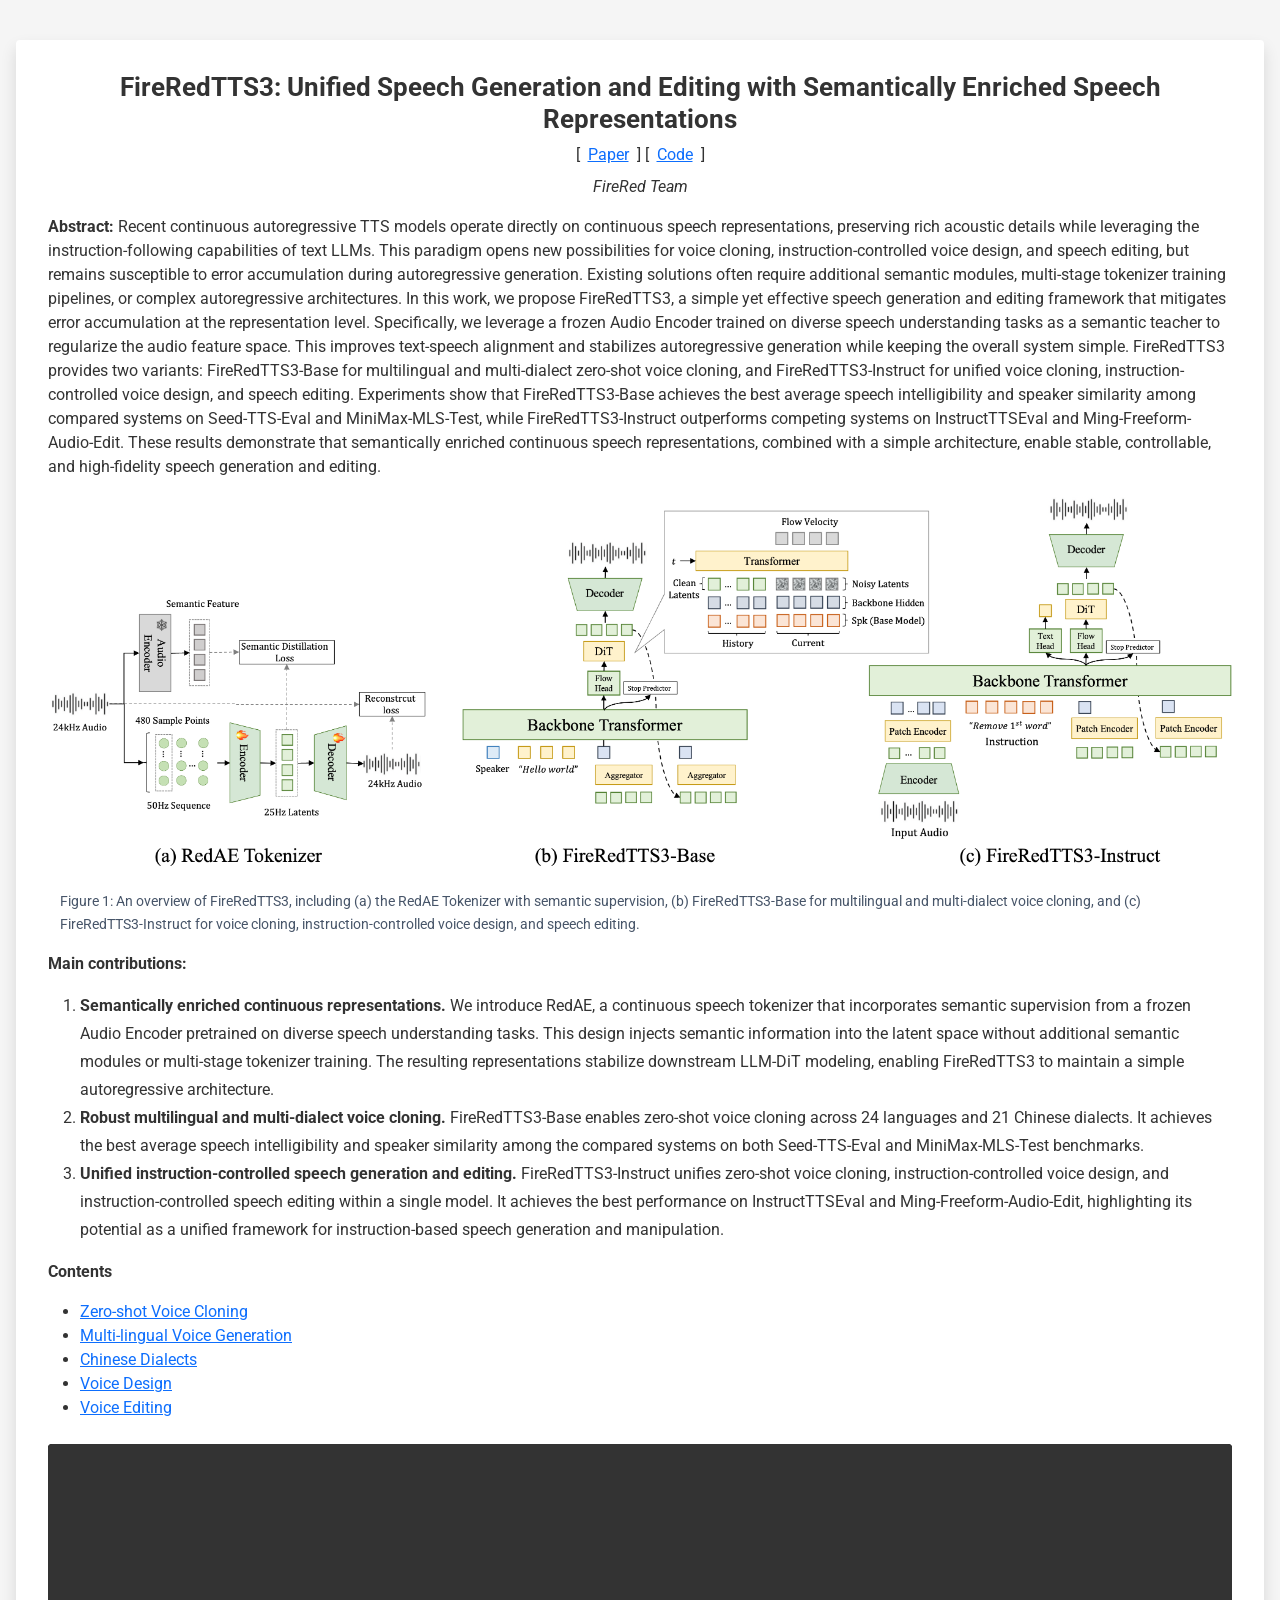
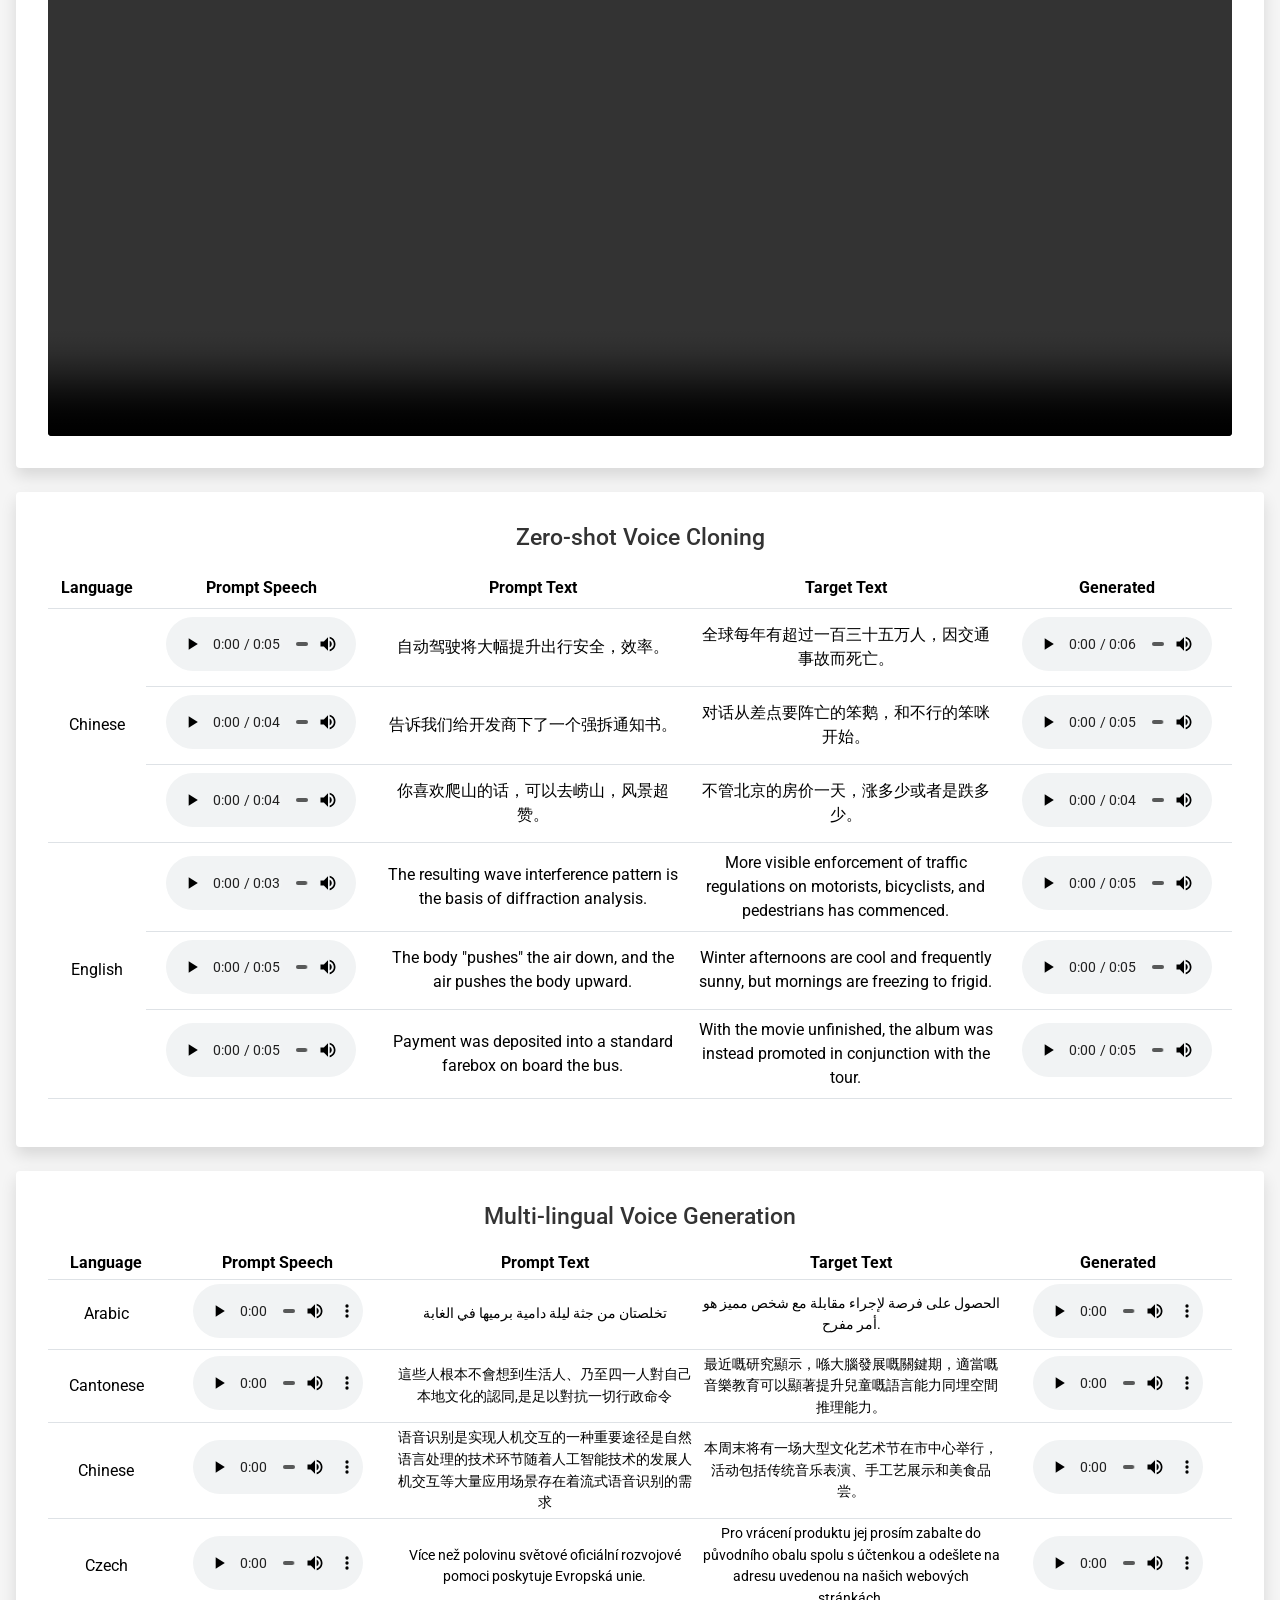
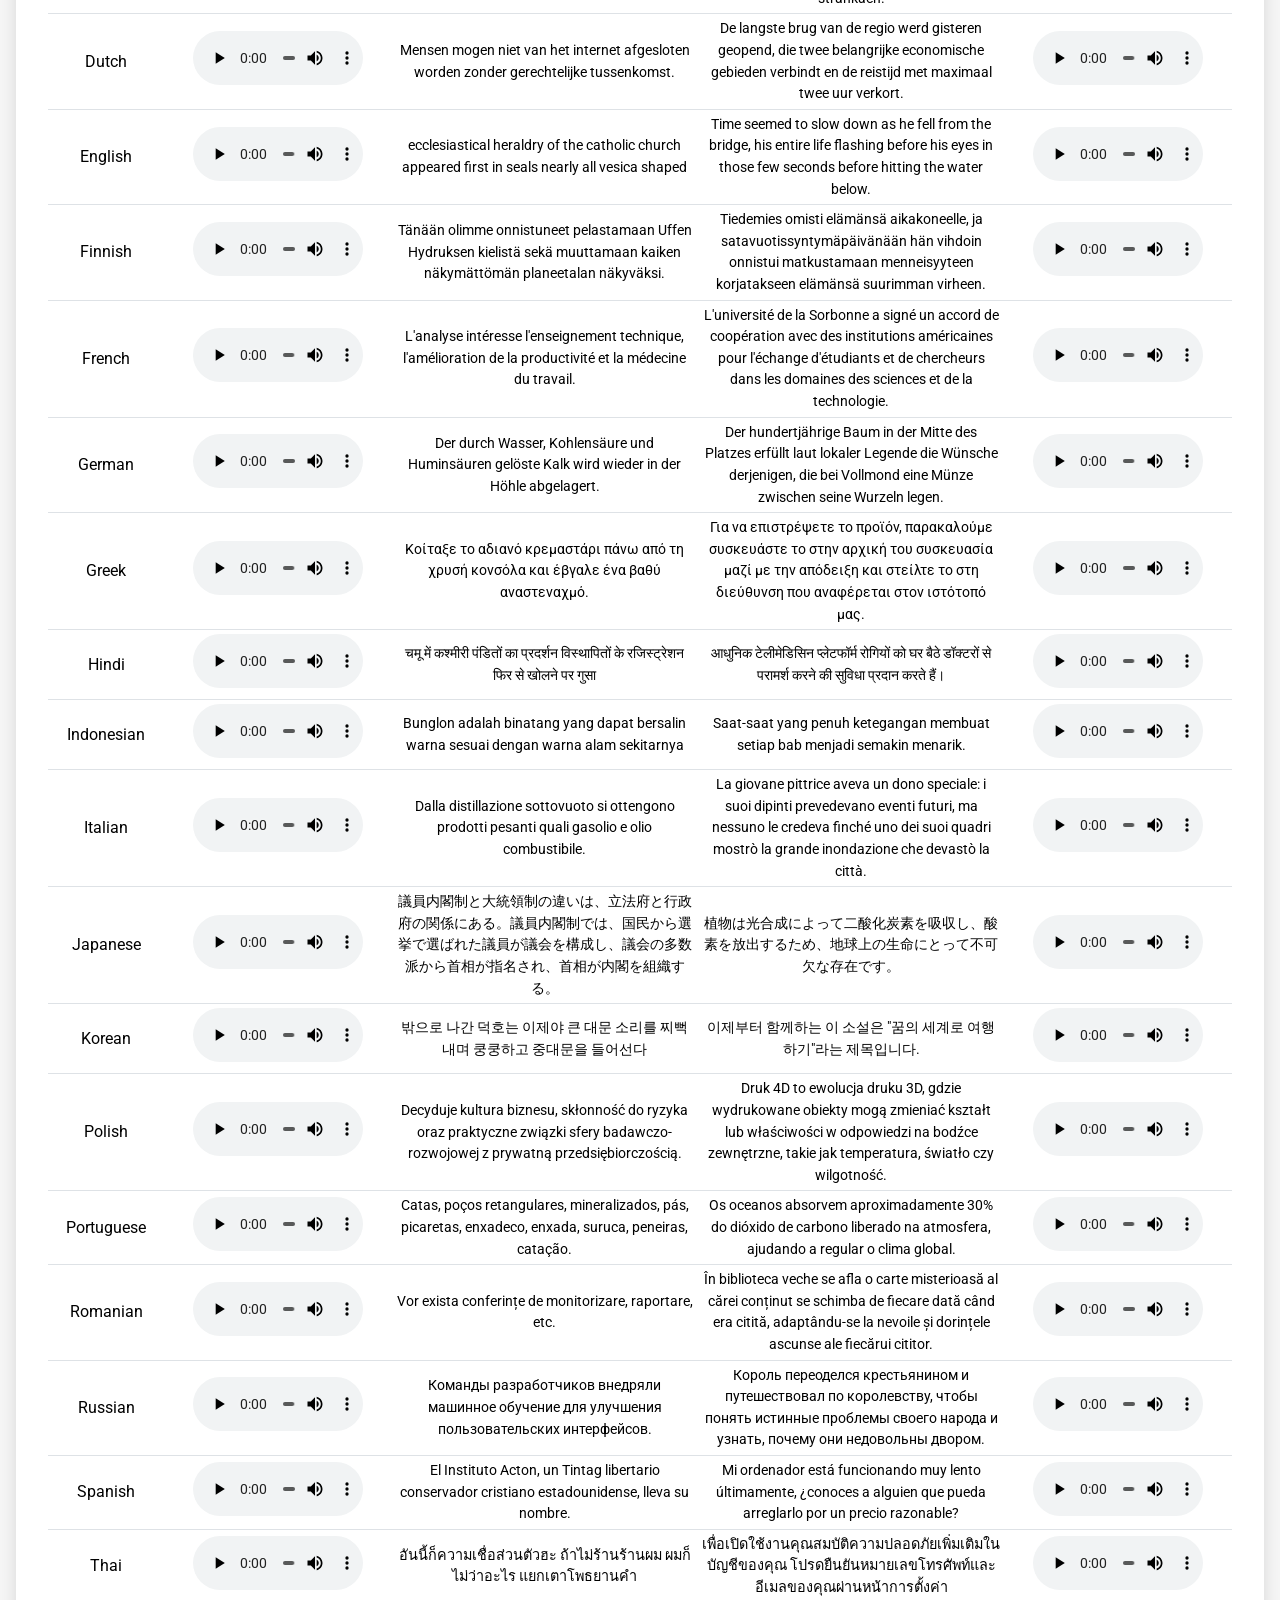
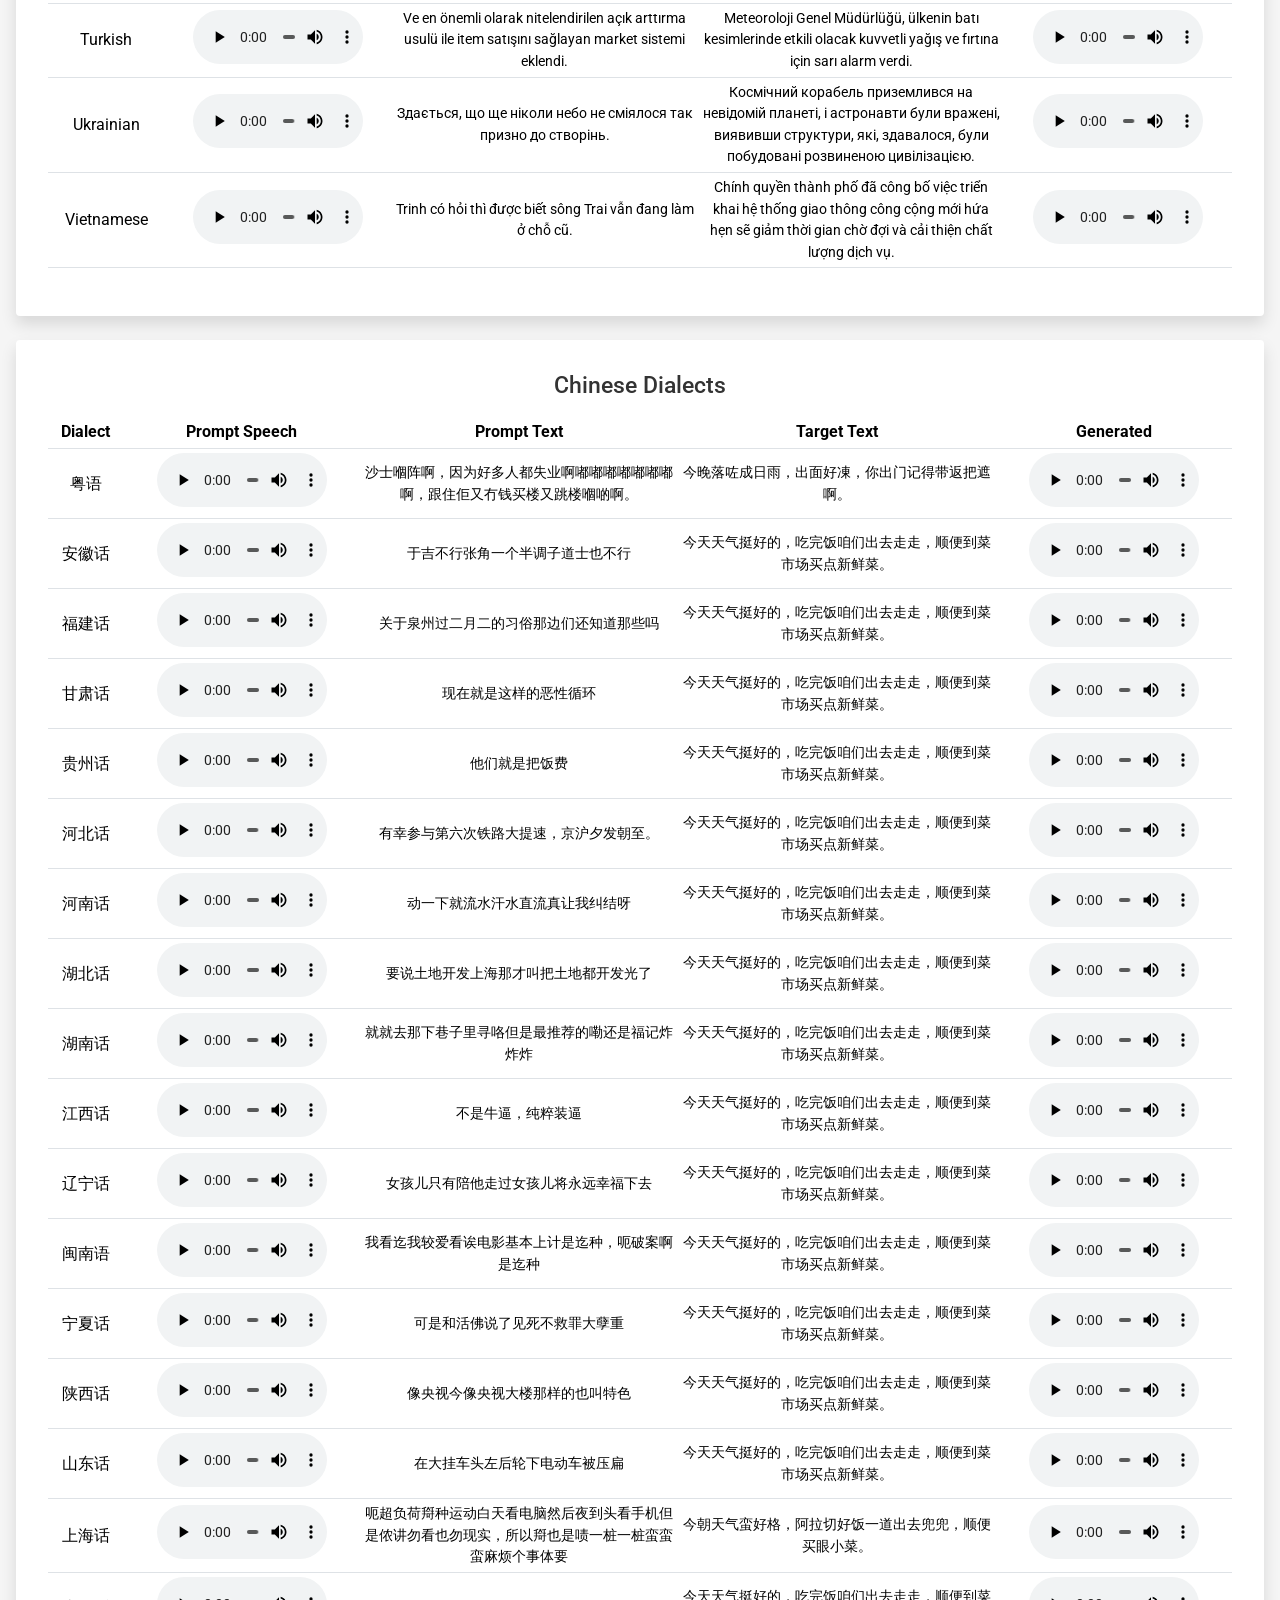
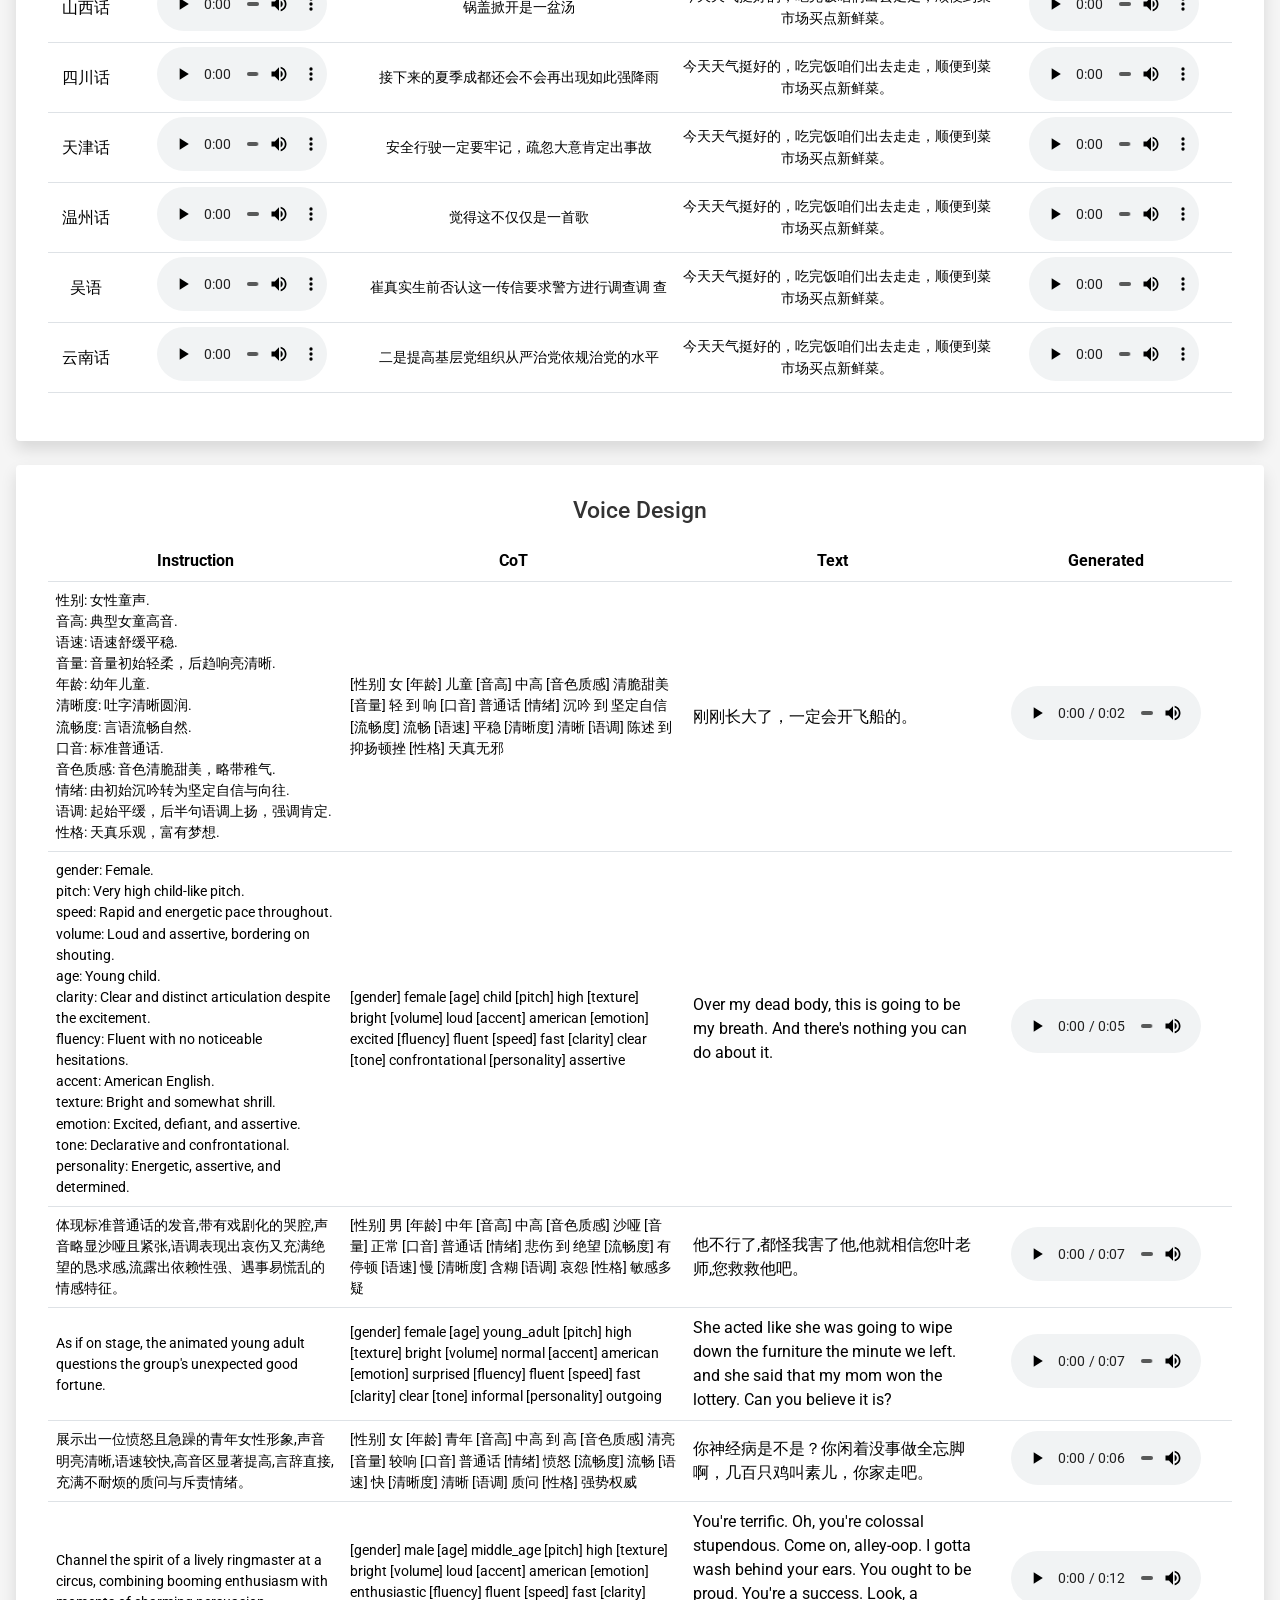
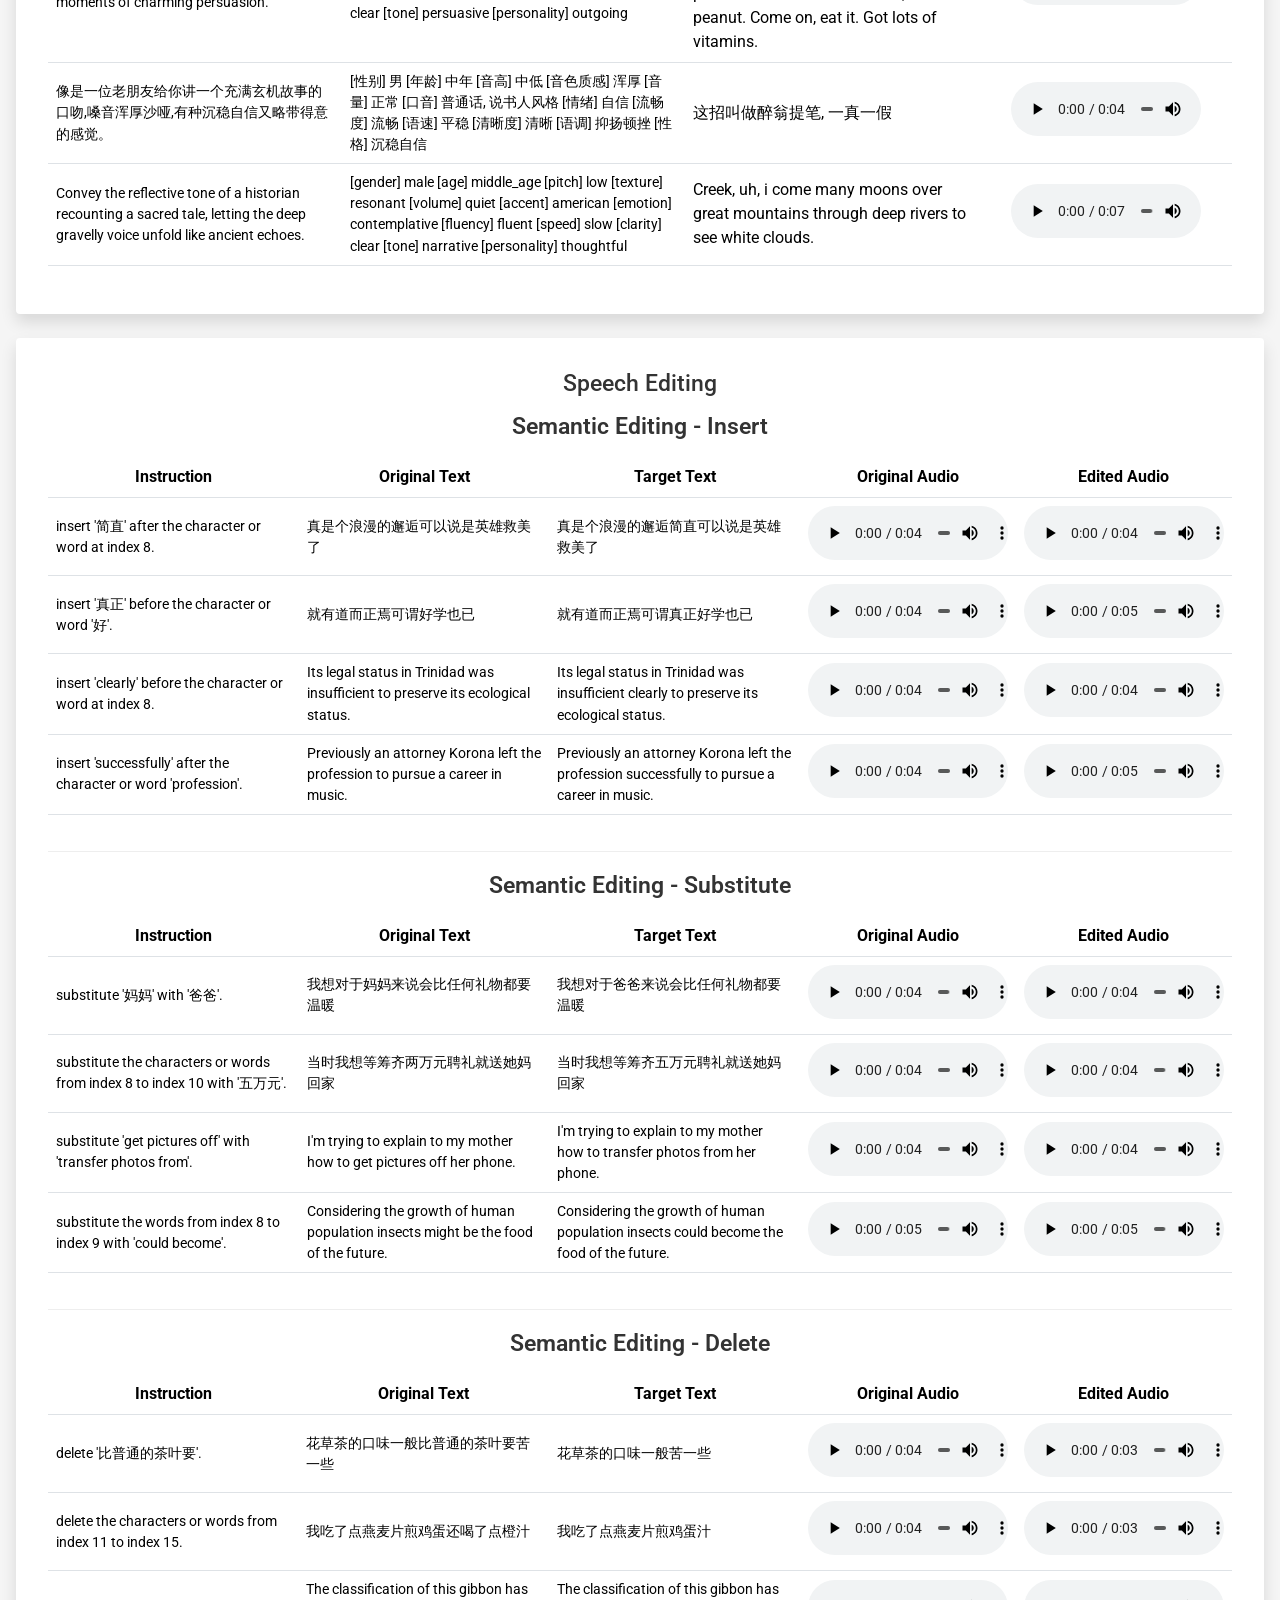
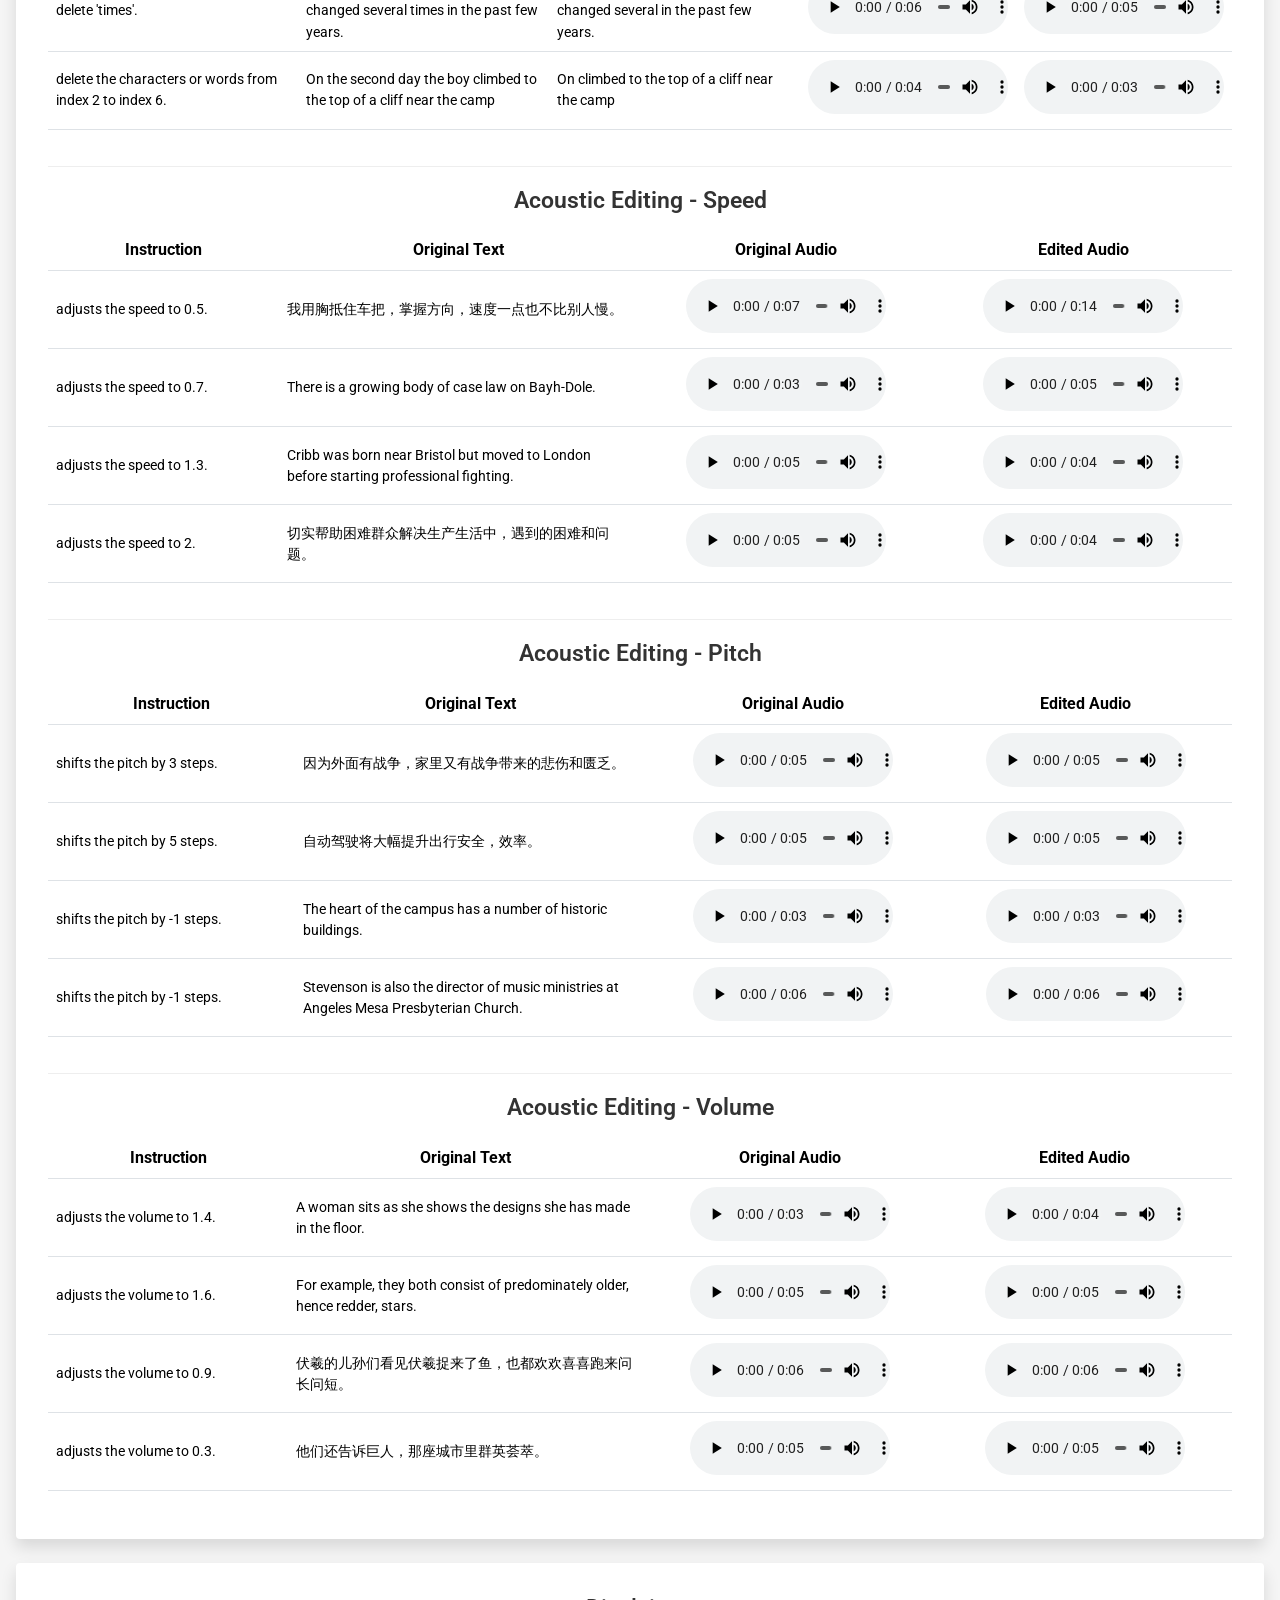
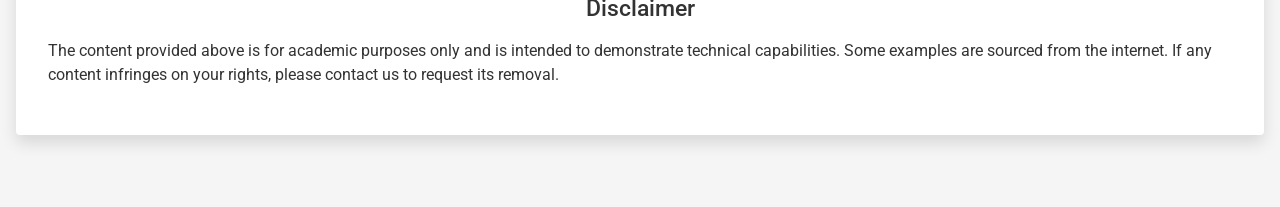
<file: demos/firered_tts_3/index.html>
<!DOCTYPE html>
<html lang="en">
<head>
  <meta charset="utf-8">
  <meta name="viewport" content="width=device-width, initial-scale=1">
  <meta name="description" content="FireRedTTS3: Unified Speech Generation and Editing">
  <link href="https://cdn.jsdelivr.net/npm/bootstrap@5.3.3/dist/css/bootstrap.min.css" rel="stylesheet">
  <link href="https://fonts.googleapis.com/css?family=Roboto:300,400,700" rel="stylesheet">
  <link href="css/demo.css" rel="stylesheet">
  <title>FireRedTTS3: Unified Speech Generation and Editing</title>
</head>
<body>
<div class="page-wrap">
  <div class="section-card">
    <div class="text-center">
      <h1 class="page-title">FireRedTTS3: Unified Speech Generation and Editing with Semantically Enriched Speech Representations</h1>
      <div class="doc-links mt-2">
        [<a href="https://arxiv.org/abs/2608.17492" target="_blank">Paper</a>]
        [<a href="https://github.com/FireRedTeam/FireRedTTS3" target="_blank">Code</a>]
      </div>
      <p class="fst-italic mt-2 mb-1">FireRed Team</p>
    </div>
    <p class="mt-3"><b>Abstract:</b> Recent continuous autoregressive TTS models operate directly on continuous speech representations, preserving rich acoustic details while leveraging the instruction-following capabilities of text LLMs. This paradigm opens new possibilities for voice cloning, instruction-controlled voice design, and speech editing, but remains susceptible to error accumulation during autoregressive generation. Existing solutions often require additional semantic modules, multi-stage tokenizer training pipelines, or complex autoregressive architectures. In this work, we propose FireRedTTS3, a simple yet effective speech generation and editing framework that mitigates error accumulation at the representation level. Specifically, we leverage a frozen Audio Encoder trained on diverse speech understanding tasks as a semantic teacher to regularize the audio feature space. This improves text-speech alignment and stabilizes autoregressive generation while keeping the overall system simple. FireRedTTS3 provides two variants: FireRedTTS3-Base for multilingual and multi-dialect zero-shot voice cloning, and FireRedTTS3-Instruct for unified voice cloning, instruction-controlled voice design, and speech editing. Experiments show that FireRedTTS3-Base achieves the best average speech intelligibility and speaker similarity among compared systems on Seed-TTS-Eval and MiniMax-MLS-Test, while FireRedTTS3-Instruct outperforms competing systems on InstructTTSEval and Ming-Freeform-Audio-Edit. These results demonstrate that semantically enriched continuous speech representations, combined with a simple architecture, enable stable, controllable, and high-fidelity speech generation and editing.
    </p>
    <figure class="arch-figure my-3">
      <img class="arch-img" src="pics/fireredtts3_arch.png" alt="FireRedTTS3 architecture">
      <figcaption>Figure 1: An overview of FireRedTTS3, including (a) the RedAE Tokenizer with semantic supervision, (b) FireRedTTS3-Base for multilingual and multi-dialect voice cloning, and (c) FireRedTTS3-Instruct for voice cloning, instruction-controlled voice design, and speech editing. </figcaption>
    </figure>
    <p><b>Main contributions:</b></p>
    <ol style="line-height:1.75">
      <li><b>Semantically enriched continuous representations.</b> We introduce RedAE, a continuous speech tokenizer that incorporates semantic supervision from a frozen Audio Encoder pretrained on diverse speech understanding tasks. This design injects semantic information into the latent space without additional semantic modules or multi-stage tokenizer training. The resulting representations stabilize downstream LLM-DiT modeling, enabling FireRedTTS3 to maintain a simple autoregressive architecture.</li>
      <li><b>Robust multilingual and multi-dialect voice cloning.</b> FireRedTTS3-Base enables zero-shot voice cloning across 24 languages and 21 Chinese dialects. It achieves the best average speech intelligibility and speaker similarity among the compared systems on both Seed-TTS-Eval and MiniMax-MLS-Test benchmarks.</li>
      <li><b>Unified instruction-controlled speech generation and editing.</b> FireRedTTS3-Instruct unifies zero-shot voice cloning, instruction-controlled voice design, and instruction-controlled speech editing within a single model. It achieves the best performance on InstructTTSEval and Ming-Freeform-Audio-Edit, highlighting its potential as a unified framework for instruction-based speech generation and manipulation.</li>
    </ol>
    <p class="mt-3"><b>Contents</b></p>
    <ul>
      <li><a href="#zero-shot">Zero-shot Voice Cloning</a></li>
      <li><a href="#multilingual">Multi-lingual Voice Generation</a></li>
      <li><a href="#dialect">Chinese Dialects</a></li>
      <li><a href="#voice-design">Voice Design</a></li>
      <li><a href="#voice-editing">Voice Editing</a></li>
    </ul>
    <div class="text-center mt-4">
      <video class="demo-video" controls playsinline preload="metadata">
        <source src="video/demo_27_crf34.mp4" type="video/mp4">
        Your browser does not support the video tag.
      </video>
    </div>
  </div>

  <div class="section-card" id="zero-shot">
    <h2>Zero-shot Voice Cloning</h2>
    <div class="table-responsive">
      <table class="table table-hover">
        <thead>
          <tr>
            <th style="text-align:center">Language</th>
            <th style="text-align:center">Prompt Speech</th>
            <th style="text-align:center">Prompt Text</th>
            <th style="text-align:center">Target Text</th>
            <th style="text-align:center">Generated</th>
          </tr>
        </thead>
        <tbody><tr>
  <td style="text-align:center; vertical-align:middle" rowspan="3">Chinese</td>
  <td style="text-align:center"><audio controls style="width:190px"><source src="audios/seed/prompt_zh/10003667-00000039.wav"/></audio></td>
  <td style="text-align:center; max-width:280px">自动驾驶将大幅提升出行安全，效率。</td>
  <td style="text-align:center; max-width:280px">全球每年有超过一百三十五万人，因交通事故而死亡。</td>
  <td style="text-align:center"><audio controls style="width:190px"><source src="audios/seed/gen_zh/10003667-00000039.wav"/></audio></td>
</tr>
<tr>
  
  <td style="text-align:center"><audio controls style="width:190px"><source src="audios/seed/prompt_zh/00005174-00000064.wav"/></audio></td>
  <td style="text-align:center; max-width:280px">告诉我们给开发商下了一个强拆通知书。</td>
  <td style="text-align:center; max-width:280px">对话从差点要阵亡的笨鹅，和不行的笨咪开始。</td>
  <td style="text-align:center"><audio controls style="width:190px"><source src="audios/seed/gen_zh/00005174-00000064.wav"/></audio></td>
</tr>
<tr>
  
  <td style="text-align:center"><audio controls style="width:190px"><source src="audios/seed/prompt_zh/00005265-00000014.wav"/></audio></td>
  <td style="text-align:center; max-width:280px">你喜欢爬山的话，可以去崂山，风景超赞。</td>
  <td style="text-align:center; max-width:280px">不管北京的房价一天，涨多少或者是跌多少。</td>
  <td style="text-align:center"><audio controls style="width:190px"><source src="audios/seed/gen_zh/00005265-00000014.wav"/></audio></td>
</tr>
<tr>
  <td style="text-align:center; vertical-align:middle" rowspan="3">English</td>
  <td style="text-align:center"><audio controls style="width:190px"><source src="audios/seed/prompt_en/common_voice_en_25014861-common_voice_en_25014863.wav"/></audio></td>
  <td style="text-align:center; max-width:280px">The resulting wave interference pattern is the basis of diffraction analysis.</td>
  <td style="text-align:center; max-width:280px">More visible enforcement of traffic regulations on motorists, bicyclists, and pedestrians has commenced.</td>
  <td style="text-align:center"><audio controls style="width:190px"><source src="audios/seed/gen_en/common_voice_en_25014861-common_voice_en_25014863.wav"/></audio></td>
</tr>
<tr>
  
  <td style="text-align:center"><audio controls style="width:190px"><source src="audios/seed/prompt_en/common_voice_en_19665909-common_voice_en_19665911.wav"/></audio></td>
  <td style="text-align:center; max-width:280px">The body &quot;pushes&quot; the air down, and the air pushes the body upward.</td>
  <td style="text-align:center; max-width:280px">Winter afternoons are cool and frequently sunny, but mornings are freezing to frigid.</td>
  <td style="text-align:center"><audio controls style="width:190px"><source src="audios/seed/gen_en/common_voice_en_19665909-common_voice_en_19665911.wav"/></audio></td>
</tr>
<tr>
  
  <td style="text-align:center"><audio controls style="width:190px"><source src="audios/seed/prompt_en/common_voice_en_23618179-common_voice_en_23618180.wav"/></audio></td>
  <td style="text-align:center; max-width:280px">Payment was deposited into a standard farebox on board the bus.</td>
  <td style="text-align:center; max-width:280px">With the movie unfinished, the album was instead promoted in conjunction with the tour.</td>
  <td style="text-align:center"><audio controls style="width:190px"><source src="audios/seed/gen_en/common_voice_en_23618179-common_voice_en_23618180.wav"/></audio></td>
</tr></tbody>
      </table>
    </div>
  </div>

  <div class="section-card" id="multilingual">
    <h2>Multi-lingual Voice Generation</h2>
    <div class="table-responsive">
      <table class="table table-hover table-sm">
        <thead>
          <tr>
            <th style="text-align:center">Language</th>
            <th style="text-align:center">Prompt Speech</th>
            <th style="text-align:center">Prompt Text</th>
            <th style="text-align:center">Target Text</th>
            <th style="text-align:center">Generated</th>
          </tr>
        </thead>
        <tbody><tr>
  <td style="text-align:center; white-space:nowrap">Arabic</td>
  <td style="text-align:center"><audio controls style="width:170px"><source src="audios/multilingual/prompt_arabic/arabic_female_009.mp3"/></audio></td>
  <td style="text-align:center; max-width:240px; font-size:.9rem">تخلصتان من جثة ليلة دامية برميها في الغابة</td>
  <td style="text-align:center; max-width:240px; font-size:.9rem">الحصول على فرصة لإجراء مقابلة مع شخص مميز هو أمر مفرح.</td>
  <td style="text-align:center"><audio controls style="width:170px"><source src="audios/multilingual/gen_arabic/arabic_female_009.wav"/></audio></td>
</tr>
<tr>
  <td style="text-align:center; white-space:nowrap">Cantonese</td>
  <td style="text-align:center"><audio controls style="width:170px"><source src="audios/multilingual/prompt_cantonese/cantonese_female_008.mp3"/></audio></td>
  <td style="text-align:center; max-width:240px; font-size:.9rem">這些人根本不會想到生活人、乃至四一人對自己本地文化的認同,是足以對抗一切行政命令</td>
  <td style="text-align:center; max-width:240px; font-size:.9rem">最近嘅研究顯示，喺大腦發展嘅關鍵期，適當嘅音樂教育可以顯著提升兒童嘅語言能力同埋空間推理能力。</td>
  <td style="text-align:center"><audio controls style="width:170px"><source src="audios/multilingual/gen_cantonese/cantonese_female_008.wav"/></audio></td>
</tr>
<tr>
  <td style="text-align:center; white-space:nowrap">Chinese</td>
  <td style="text-align:center"><audio controls style="width:170px"><source src="audios/multilingual/prompt_chinese/chinese_male_080.mp3"/></audio></td>
  <td style="text-align:center; max-width:240px; font-size:.9rem">语音识别是实现人机交互的一种重要途径是自然语言处理的技术环节随着人工智能技术的发展人机交互等大量应用场景存在着流式语音识别的需求</td>
  <td style="text-align:center; max-width:240px; font-size:.9rem">本周末将有一场大型文化艺术节在市中心举行，活动包括传统音乐表演、手工艺展示和美食品尝。</td>
  <td style="text-align:center"><audio controls style="width:170px"><source src="audios/multilingual/gen_chinese/chinese_male_080.wav"/></audio></td>
</tr>
<tr>
  <td style="text-align:center; white-space:nowrap">Czech</td>
  <td style="text-align:center"><audio controls style="width:170px"><source src="audios/multilingual/prompt_czech/czech_male_065.mp3"/></audio></td>
  <td style="text-align:center; max-width:240px; font-size:.9rem">Více než polovinu světové oficiální rozvojové pomoci poskytuje Evropská unie.</td>
  <td style="text-align:center; max-width:240px; font-size:.9rem">Pro vrácení produktu jej prosím zabalte do původního obalu spolu s účtenkou a odešlete na adresu uvedenou na našich webových stránkách.</td>
  <td style="text-align:center"><audio controls style="width:170px"><source src="audios/multilingual/gen_czech/czech_male_065.wav"/></audio></td>
</tr>
<tr>
  <td style="text-align:center; white-space:nowrap">Dutch</td>
  <td style="text-align:center"><audio controls style="width:170px"><source src="audios/multilingual/prompt_dutch/dutch_male_075.mp3"/></audio></td>
  <td style="text-align:center; max-width:240px; font-size:.9rem">Mensen mogen niet van het internet afgesloten worden zonder gerechtelijke tussenkomst.</td>
  <td style="text-align:center; max-width:240px; font-size:.9rem">De langste brug van de regio werd gisteren geopend, die twee belangrijke economische gebieden verbindt en de reistijd met maximaal twee uur verkort.</td>
  <td style="text-align:center"><audio controls style="width:170px"><source src="audios/multilingual/gen_dutch/dutch_male_075.wav"/></audio></td>
</tr>
<tr>
  <td style="text-align:center; white-space:nowrap">English</td>
  <td style="text-align:center"><audio controls style="width:170px"><source src="audios/multilingual/prompt_english/english_male_072.mp3"/></audio></td>
  <td style="text-align:center; max-width:240px; font-size:.9rem">ecclesiastical heraldry of the catholic church appeared first in seals nearly all vesica shaped</td>
  <td style="text-align:center; max-width:240px; font-size:.9rem">Time seemed to slow down as he fell from the bridge, his entire life flashing before his eyes in those few seconds before hitting the water below.</td>
  <td style="text-align:center"><audio controls style="width:170px"><source src="audios/multilingual/gen_english/english_male_072.wav"/></audio></td>
</tr>
<tr>
  <td style="text-align:center; white-space:nowrap">Finnish</td>
  <td style="text-align:center"><audio controls style="width:170px"><source src="audios/multilingual/prompt_finnish/finnish_female_047.mp3"/></audio></td>
  <td style="text-align:center; max-width:240px; font-size:.9rem">Tänään olimme onnistuneet pelastamaan Uffen Hydruksen kielistä sekä muuttamaan kaiken näkymättömän planeetalan näkyväksi.</td>
  <td style="text-align:center; max-width:240px; font-size:.9rem">Tiedemies omisti elämänsä aikakoneelle, ja satavuotissyntymäpäivänään hän vihdoin onnistui matkustamaan menneisyyteen korjatakseen elämänsä suurimman virheen.</td>
  <td style="text-align:center"><audio controls style="width:170px"><source src="audios/multilingual/gen_finnish/finnish_female_047.wav"/></audio></td>
</tr>
<tr>
  <td style="text-align:center; white-space:nowrap">French</td>
  <td style="text-align:center"><audio controls style="width:170px"><source src="audios/multilingual/prompt_french/french_male_095.mp3"/></audio></td>
  <td style="text-align:center; max-width:240px; font-size:.9rem">L&#x27;analyse intéresse l&#x27;enseignement technique, l&#x27;amélioration de la productivité et la médecine du travail.</td>
  <td style="text-align:center; max-width:240px; font-size:.9rem">L&#x27;université de la Sorbonne a signé un accord de coopération avec des institutions américaines pour l&#x27;échange d&#x27;étudiants et de chercheurs dans les domaines des sciences et de la technologie.</td>
  <td style="text-align:center"><audio controls style="width:170px"><source src="audios/multilingual/gen_french/french_male_095.wav"/></audio></td>
</tr>
<tr>
  <td style="text-align:center; white-space:nowrap">German</td>
  <td style="text-align:center"><audio controls style="width:170px"><source src="audios/multilingual/prompt_german/german_male_093.mp3"/></audio></td>
  <td style="text-align:center; max-width:240px; font-size:.9rem">Der durch Wasser, Kohlensäure und Huminsäuren gelöste Kalk wird wieder in der Höhle abgelagert.</td>
  <td style="text-align:center; max-width:240px; font-size:.9rem">Der hundertjährige Baum in der Mitte des Platzes erfüllt laut lokaler Legende die Wünsche derjenigen, die bei Vollmond eine Münze zwischen seine Wurzeln legen.</td>
  <td style="text-align:center"><audio controls style="width:170px"><source src="audios/multilingual/gen_german/german_male_093.wav"/></audio></td>
</tr>
<tr>
  <td style="text-align:center; white-space:nowrap">Greek</td>
  <td style="text-align:center"><audio controls style="width:170px"><source src="audios/multilingual/prompt_greek/greek_male_067.mp3"/></audio></td>
  <td style="text-align:center; max-width:240px; font-size:.9rem">Κοίταξε το αδιανό κρεμαστάρι πάνω από τη χρυσή κονσόλα και έβγαλε ένα βαθύ αναστεναχμό.</td>
  <td style="text-align:center; max-width:240px; font-size:.9rem">Για να επιστρέψετε το προϊόν, παρακαλούμε συσκευάστε το στην αρχική του συσκευασία μαζί με την απόδειξη και στείλτε το στη διεύθυνση που αναφέρεται στον ιστότοπό μας.</td>
  <td style="text-align:center"><audio controls style="width:170px"><source src="audios/multilingual/gen_greek/greek_male_067.wav"/></audio></td>
</tr>
<tr>
  <td style="text-align:center; white-space:nowrap">Hindi</td>
  <td style="text-align:center"><audio controls style="width:170px"><source src="audios/multilingual/prompt_hindi/hindi_male_098.mp3"/></audio></td>
  <td style="text-align:center; max-width:240px; font-size:.9rem">चमू में कश्मीरी पंडितों का प्रदर्शन विस्थापितों के रजिस्ट्रेशन फिर से खोलने पर गुसा</td>
  <td style="text-align:center; max-width:240px; font-size:.9rem">आधुनिक टेलीमेडिसिन प्लेटफॉर्म रोगियों को घर बैठे डॉक्टरों से परामर्श करने की सुविधा प्रदान करते हैं।</td>
  <td style="text-align:center"><audio controls style="width:170px"><source src="audios/multilingual/gen_hindi/hindi_male_098.wav"/></audio></td>
</tr>
<tr>
  <td style="text-align:center; white-space:nowrap">Indonesian</td>
  <td style="text-align:center"><audio controls style="width:170px"><source src="audios/multilingual/prompt_indonesian/indonesian_female_018.mp3"/></audio></td>
  <td style="text-align:center; max-width:240px; font-size:.9rem">Bunglon adalah binatang yang dapat bersalin warna sesuai dengan warna alam sekitarnya</td>
  <td style="text-align:center; max-width:240px; font-size:.9rem">Saat-saat yang penuh ketegangan membuat setiap bab menjadi semakin menarik.</td>
  <td style="text-align:center"><audio controls style="width:170px"><source src="audios/multilingual/gen_indonesian/indonesian_female_018.wav"/></audio></td>
</tr>
<tr>
  <td style="text-align:center; white-space:nowrap">Italian</td>
  <td style="text-align:center"><audio controls style="width:170px"><source src="audios/multilingual/prompt_italian/italian_male_097.mp3"/></audio></td>
  <td style="text-align:center; max-width:240px; font-size:.9rem">Dalla distillazione sottovuoto si ottengono prodotti pesanti quali gasolio e olio combustibile.</td>
  <td style="text-align:center; max-width:240px; font-size:.9rem">La giovane pittrice aveva un dono speciale: i suoi dipinti prevedevano eventi futuri, ma nessuno le credeva finché uno dei suoi quadri mostrò la grande inondazione che devastò la città.</td>
  <td style="text-align:center"><audio controls style="width:170px"><source src="audios/multilingual/gen_italian/italian_male_097.wav"/></audio></td>
</tr>
<tr>
  <td style="text-align:center; white-space:nowrap">Japanese</td>
  <td style="text-align:center"><audio controls style="width:170px"><source src="audios/multilingual/prompt_japanese/japanese_male_095.mp3"/></audio></td>
  <td style="text-align:center; max-width:240px; font-size:.9rem">議員内閣制と大統領制の違いは、立法府と行政府の関係にある。議員内閣制では、国民から選挙で選ばれた議員が議会を構成し、議会の多数派から首相が指名され、首相が内閣を組織する。</td>
  <td style="text-align:center; max-width:240px; font-size:.9rem">植物は光合成によって二酸化炭素を吸収し、酸素を放出するため、地球上の生命にとって不可欠な存在です。</td>
  <td style="text-align:center"><audio controls style="width:170px"><source src="audios/multilingual/gen_japanese/japanese_male_095.wav"/></audio></td>
</tr>
<tr>
  <td style="text-align:center; white-space:nowrap">Korean</td>
  <td style="text-align:center"><audio controls style="width:170px"><source src="audios/multilingual/prompt_korean/korean_male_051.mp3"/></audio></td>
  <td style="text-align:center; max-width:240px; font-size:.9rem">밖으로 나간 덕호는 이제야 큰 대문 소리를 찌뻑 내며 쿵쿵하고 중대문을 들어선다</td>
  <td style="text-align:center; max-width:240px; font-size:.9rem">이제부터 함께하는 이 소설은 &quot;꿈의 세계로 여행하기&quot;라는 제목입니다.</td>
  <td style="text-align:center"><audio controls style="width:170px"><source src="audios/multilingual/gen_korean/korean_male_051.wav"/></audio></td>
</tr>
<tr>
  <td style="text-align:center; white-space:nowrap">Polish</td>
  <td style="text-align:center"><audio controls style="width:170px"><source src="audios/multilingual/prompt_polish/polish_male_099.mp3"/></audio></td>
  <td style="text-align:center; max-width:240px; font-size:.9rem">Decyduje kultura biznesu, skłonność do ryzyka oraz praktyczne związki sfery badawczo-rozwojowej z prywatną przedsiębiorczością.</td>
  <td style="text-align:center; max-width:240px; font-size:.9rem">Druk 4D to ewolucja druku 3D, gdzie wydrukowane obiekty mogą zmieniać kształt lub właściwości w odpowiedzi na bodźce zewnętrzne, takie jak temperatura, światło czy wilgotność.</td>
  <td style="text-align:center"><audio controls style="width:170px"><source src="audios/multilingual/gen_polish/polish_male_099.wav"/></audio></td>
</tr>
<tr>
  <td style="text-align:center; white-space:nowrap">Portuguese</td>
  <td style="text-align:center"><audio controls style="width:170px"><source src="audios/multilingual/prompt_portuguese/portuguese_male_098.mp3"/></audio></td>
  <td style="text-align:center; max-width:240px; font-size:.9rem">Catas, poços retangulares, mineralizados, pás, picaretas, enxadeco, enxada, suruca, peneiras, catação.</td>
  <td style="text-align:center; max-width:240px; font-size:.9rem">Os oceanos absorvem aproximadamente 30% do dióxido de carbono liberado na atmosfera, ajudando a regular o clima global.</td>
  <td style="text-align:center"><audio controls style="width:170px"><source src="audios/multilingual/gen_portuguese/portuguese_male_098.wav"/></audio></td>
</tr>
<tr>
  <td style="text-align:center; white-space:nowrap">Romanian</td>
  <td style="text-align:center"><audio controls style="width:170px"><source src="audios/multilingual/prompt_romanian/romanian_male_052.mp3"/></audio></td>
  <td style="text-align:center; max-width:240px; font-size:.9rem">Vor exista conferințe de monitorizare, raportare, etc.</td>
  <td style="text-align:center; max-width:240px; font-size:.9rem">În biblioteca veche se afla o carte misterioasă al cărei conținut se schimba de fiecare dată când era citită, adaptându-se la nevoile și dorințele ascunse ale fiecărui cititor.</td>
  <td style="text-align:center"><audio controls style="width:170px"><source src="audios/multilingual/gen_romanian/romanian_male_052.wav"/></audio></td>
</tr>
<tr>
  <td style="text-align:center; white-space:nowrap">Russian</td>
  <td style="text-align:center"><audio controls style="width:170px"><source src="audios/multilingual/prompt_russian/russian_male_096.mp3"/></audio></td>
  <td style="text-align:center; max-width:240px; font-size:.9rem">Команды разработчиков внедряли машинное обучение для улучшения пользовательских интерфейсов.</td>
  <td style="text-align:center; max-width:240px; font-size:.9rem">Король переоделся крестьянином и путешествовал по королевству, чтобы понять истинные проблемы своего народа и узнать, почему они недовольны двором.</td>
  <td style="text-align:center"><audio controls style="width:170px"><source src="audios/multilingual/gen_russian/russian_male_096.wav"/></audio></td>
</tr>
<tr>
  <td style="text-align:center; white-space:nowrap">Spanish</td>
  <td style="text-align:center"><audio controls style="width:170px"><source src="audios/multilingual/prompt_spanish/spanish_female_044.mp3"/></audio></td>
  <td style="text-align:center; max-width:240px; font-size:.9rem">El Instituto Acton, un Tintag libertario conservador cristiano estadounidense, lleva su nombre.</td>
  <td style="text-align:center; max-width:240px; font-size:.9rem">Mi ordenador está funcionando muy lento últimamente, ¿conoces a alguien que pueda arreglarlo por un precio razonable?</td>
  <td style="text-align:center"><audio controls style="width:170px"><source src="audios/multilingual/gen_spanish/spanish_female_044.wav"/></audio></td>
</tr>
<tr>
  <td style="text-align:center; white-space:nowrap">Thai</td>
  <td style="text-align:center"><audio controls style="width:170px"><source src="audios/multilingual/prompt_thai/thai_male_074.mp3"/></audio></td>
  <td style="text-align:center; max-width:240px; font-size:.9rem">อันนี้ก็ความเชื่อส่วนตัวฮะ ถ้าไม่ร้านร้านผม ผมก็ไม่ว่าอะไร แยกเตาโพธยานคํา</td>
  <td style="text-align:center; max-width:240px; font-size:.9rem">เพื่อเปิดใช้งานคุณสมบัติความปลอดภัยเพิ่มเติมในบัญชีของคุณ โปรดยืนยันหมายเลขโทรศัพท์และอีเมลของคุณผ่านหน้าการตั้งค่า</td>
  <td style="text-align:center"><audio controls style="width:170px"><source src="audios/multilingual/gen_thai/thai_male_074.wav"/></audio></td>
</tr>
<tr>
  <td style="text-align:center; white-space:nowrap">Turkish</td>
  <td style="text-align:center"><audio controls style="width:170px"><source src="audios/multilingual/prompt_turkish/turkish_male_073.mp3"/></audio></td>
  <td style="text-align:center; max-width:240px; font-size:.9rem">Ve en önemli olarak nitelendirilen açık arttırma usulü ile item satışını sağlayan market sistemi eklendi.</td>
  <td style="text-align:center; max-width:240px; font-size:.9rem">Meteoroloji Genel Müdürlüğü, ülkenin batı kesimlerinde etkili olacak kuvvetli yağış ve fırtına için sarı alarm verdi.</td>
  <td style="text-align:center"><audio controls style="width:170px"><source src="audios/multilingual/gen_turkish/turkish_male_073.wav"/></audio></td>
</tr>
<tr>
  <td style="text-align:center; white-space:nowrap">Ukrainian</td>
  <td style="text-align:center"><audio controls style="width:170px"><source src="audios/multilingual/prompt_ukrainian/ukrainian_male_094.mp3"/></audio></td>
  <td style="text-align:center; max-width:240px; font-size:.9rem">Здається, що ще ніколи небо не сміялося так призно до створінь.</td>
  <td style="text-align:center; max-width:240px; font-size:.9rem">Космічний корабель приземлився на невідомій планеті, і астронавти були вражені, виявивши структури, які, здавалося, були побудовані розвиненою цивілізацією.</td>
  <td style="text-align:center"><audio controls style="width:170px"><source src="audios/multilingual/gen_ukrainian/ukrainian_male_094.wav"/></audio></td>
</tr>
<tr>
  <td style="text-align:center; white-space:nowrap">Vietnamese</td>
  <td style="text-align:center"><audio controls style="width:170px"><source src="audios/multilingual/prompt_vietnamese/vietnamese_male_082.mp3"/></audio></td>
  <td style="text-align:center; max-width:240px; font-size:.9rem">Trinh có hỏi thì được biết sông Trai vẫn đang làm ở chỗ cũ.</td>
  <td style="text-align:center; max-width:240px; font-size:.9rem">Chính quyền thành phố đã công bố việc triển khai hệ thống giao thông công cộng mới hứa hẹn sẽ giảm thời gian chờ đợi và cải thiện chất lượng dịch vụ.</td>
  <td style="text-align:center"><audio controls style="width:170px"><source src="audios/multilingual/gen_vietnamese/vietnamese_male_082.wav"/></audio></td>
</tr></tbody>
      </table>
    </div>
  </div>

  <div class="section-card" id="dialect">
    <h2>Chinese Dialects</h2>
    <div class="table-responsive">
      <table class="table table-hover table-sm">
        <thead>
          <tr>
            <th style="text-align:center">Dialect</th>
            <th style="text-align:center">Prompt Speech</th>
            <th style="text-align:center">Prompt Text</th>
            <th style="text-align:center">Target Text</th>
            <th style="text-align:center">Generated</th>
          </tr>
        </thead>
        <tbody><tr>
  <td style="text-align:center; white-space:nowrap">粤语</td>
  <td style="text-align:center"><audio controls style="width:170px"><source src="audios/dialect/yue_prompt.wav"/></audio></td>
  <td style="text-align:center; max-width:240px; font-size:.9rem">沙士嗰阵啊，因为好多人都失业啊嘟嘟嘟嘟嘟嘟嘟啊，跟住佢又冇钱买楼又跳楼嗰啲啊。</td>
  <td style="text-align:center; max-width:240px; font-size:.9rem">今晚落咗成日雨，出面好凍，你出门记得带返把遮啊。</td>
  <td style="text-align:center"><audio controls style="width:170px"><source src="audios/dialect/yue_gen.wav"/></audio></td>
</tr>
<tr>
  <td style="text-align:center; white-space:nowrap">安徽话</td>
  <td style="text-align:center"><audio controls style="width:170px"><source src="audios/dialect/zh_anhui_prompt.wav"/></audio></td>
  <td style="text-align:center; max-width:240px; font-size:.9rem">于吉不行张角一个半调子道士也不行</td>
  <td style="text-align:center; max-width:240px; font-size:.9rem">今天天气挺好的，吃完饭咱们出去走走，顺便到菜市场买点新鲜菜。</td>
  <td style="text-align:center"><audio controls style="width:170px"><source src="audios/dialect/zh_anhui_gen.wav"/></audio></td>
</tr>
<tr>
  <td style="text-align:center; white-space:nowrap">福建话</td>
  <td style="text-align:center"><audio controls style="width:170px"><source src="audios/dialect/zh_fujian_prompt.wav"/></audio></td>
  <td style="text-align:center; max-width:240px; font-size:.9rem">关于泉州过二月二的习俗那边们还知道那些吗</td>
  <td style="text-align:center; max-width:240px; font-size:.9rem">今天天气挺好的，吃完饭咱们出去走走，顺便到菜市场买点新鲜菜。</td>
  <td style="text-align:center"><audio controls style="width:170px"><source src="audios/dialect/zh_fujian_gen.wav"/></audio></td>
</tr>
<tr>
  <td style="text-align:center; white-space:nowrap">甘肃话</td>
  <td style="text-align:center"><audio controls style="width:170px"><source src="audios/dialect/zh_gansu_prompt.wav"/></audio></td>
  <td style="text-align:center; max-width:240px; font-size:.9rem">现在就是这样的恶性循环</td>
  <td style="text-align:center; max-width:240px; font-size:.9rem">今天天气挺好的，吃完饭咱们出去走走，顺便到菜市场买点新鲜菜。</td>
  <td style="text-align:center"><audio controls style="width:170px"><source src="audios/dialect/zh_gansu_gen.wav"/></audio></td>
</tr>
<tr>
  <td style="text-align:center; white-space:nowrap">贵州话</td>
  <td style="text-align:center"><audio controls style="width:170px"><source src="audios/dialect/zh_guizhou_prompt.wav"/></audio></td>
  <td style="text-align:center; max-width:240px; font-size:.9rem">他们就是把饭费</td>
  <td style="text-align:center; max-width:240px; font-size:.9rem">今天天气挺好的，吃完饭咱们出去走走，顺便到菜市场买点新鲜菜。</td>
  <td style="text-align:center"><audio controls style="width:170px"><source src="audios/dialect/zh_guizhou_gen.wav"/></audio></td>
</tr>
<tr>
  <td style="text-align:center; white-space:nowrap">河北话</td>
  <td style="text-align:center"><audio controls style="width:170px"><source src="audios/dialect/zh_hebei_prompt.wav"/></audio></td>
  <td style="text-align:center; max-width:240px; font-size:.9rem">有幸参与第六次铁路大提速，京沪夕发朝至。</td>
  <td style="text-align:center; max-width:240px; font-size:.9rem">今天天气挺好的，吃完饭咱们出去走走，顺便到菜市场买点新鲜菜。</td>
  <td style="text-align:center"><audio controls style="width:170px"><source src="audios/dialect/zh_hebei_gen.wav"/></audio></td>
</tr>
<tr>
  <td style="text-align:center; white-space:nowrap">河南话</td>
  <td style="text-align:center"><audio controls style="width:170px"><source src="audios/dialect/zh_henan_prompt.wav"/></audio></td>
  <td style="text-align:center; max-width:240px; font-size:.9rem">动一下就流水汗水直流真让我纠结呀</td>
  <td style="text-align:center; max-width:240px; font-size:.9rem">今天天气挺好的，吃完饭咱们出去走走，顺便到菜市场买点新鲜菜。</td>
  <td style="text-align:center"><audio controls style="width:170px"><source src="audios/dialect/zh_henan_gen.wav"/></audio></td>
</tr>
<tr>
  <td style="text-align:center; white-space:nowrap">湖北话</td>
  <td style="text-align:center"><audio controls style="width:170px"><source src="audios/dialect/zh_hubei_prompt.wav"/></audio></td>
  <td style="text-align:center; max-width:240px; font-size:.9rem">要说土地开发上海那才叫把土地都开发光了</td>
  <td style="text-align:center; max-width:240px; font-size:.9rem">今天天气挺好的，吃完饭咱们出去走走，顺便到菜市场买点新鲜菜。</td>
  <td style="text-align:center"><audio controls style="width:170px"><source src="audios/dialect/zh_hubei_gen.wav"/></audio></td>
</tr>
<tr>
  <td style="text-align:center; white-space:nowrap">湖南话</td>
  <td style="text-align:center"><audio controls style="width:170px"><source src="audios/dialect/zh_hunan_prompt.wav"/></audio></td>
  <td style="text-align:center; max-width:240px; font-size:.9rem">就就去那下巷子里寻咯但是最推荐的嘞还是福记炸炸炸</td>
  <td style="text-align:center; max-width:240px; font-size:.9rem">今天天气挺好的，吃完饭咱们出去走走，顺便到菜市场买点新鲜菜。</td>
  <td style="text-align:center"><audio controls style="width:170px"><source src="audios/dialect/zh_hunan_gen.wav"/></audio></td>
</tr>
<tr>
  <td style="text-align:center; white-space:nowrap">江西话</td>
  <td style="text-align:center"><audio controls style="width:170px"><source src="audios/dialect/zh_jiangxi_prompt.wav"/></audio></td>
  <td style="text-align:center; max-width:240px; font-size:.9rem">不是牛逼，纯粹装逼</td>
  <td style="text-align:center; max-width:240px; font-size:.9rem">今天天气挺好的，吃完饭咱们出去走走，顺便到菜市场买点新鲜菜。</td>
  <td style="text-align:center"><audio controls style="width:170px"><source src="audios/dialect/zh_jiangxi_gen.wav"/></audio></td>
</tr>
<tr>
  <td style="text-align:center; white-space:nowrap">辽宁话</td>
  <td style="text-align:center"><audio controls style="width:170px"><source src="audios/dialect/zh_liaoning_prompt.wav"/></audio></td>
  <td style="text-align:center; max-width:240px; font-size:.9rem">女孩儿只有陪他走过女孩儿将永远幸福下去</td>
  <td style="text-align:center; max-width:240px; font-size:.9rem">今天天气挺好的，吃完饭咱们出去走走，顺便到菜市场买点新鲜菜。</td>
  <td style="text-align:center"><audio controls style="width:170px"><source src="audios/dialect/zh_liaoning_gen.wav"/></audio></td>
</tr>
<tr>
  <td style="text-align:center; white-space:nowrap">闽南语</td>
  <td style="text-align:center"><audio controls style="width:170px"><source src="audios/dialect/zh_minnan_prompt.wav"/></audio></td>
  <td style="text-align:center; max-width:240px; font-size:.9rem">我看迄我较爱看诶电影基本上计是迄种，呃破案啊是迄种</td>
  <td style="text-align:center; max-width:240px; font-size:.9rem">今天天气挺好的，吃完饭咱们出去走走，顺便到菜市场买点新鲜菜。</td>
  <td style="text-align:center"><audio controls style="width:170px"><source src="audios/dialect/zh_minnan_gen.wav"/></audio></td>
</tr>
<tr>
  <td style="text-align:center; white-space:nowrap">宁夏话</td>
  <td style="text-align:center"><audio controls style="width:170px"><source src="audios/dialect/zh_ningxia_prompt.wav"/></audio></td>
  <td style="text-align:center; max-width:240px; font-size:.9rem">可是和活佛说了见死不救罪大孽重</td>
  <td style="text-align:center; max-width:240px; font-size:.9rem">今天天气挺好的，吃完饭咱们出去走走，顺便到菜市场买点新鲜菜。</td>
  <td style="text-align:center"><audio controls style="width:170px"><source src="audios/dialect/zh_ningxia_gen.wav"/></audio></td>
</tr>
<tr>
  <td style="text-align:center; white-space:nowrap">陕西话</td>
  <td style="text-align:center"><audio controls style="width:170px"><source src="audios/dialect/zh_shaanxi_prompt.wav"/></audio></td>
  <td style="text-align:center; max-width:240px; font-size:.9rem">像央视今像央视大楼那样的也叫特色</td>
  <td style="text-align:center; max-width:240px; font-size:.9rem">今天天气挺好的，吃完饭咱们出去走走，顺便到菜市场买点新鲜菜。</td>
  <td style="text-align:center"><audio controls style="width:170px"><source src="audios/dialect/zh_shaanxi_gen.wav"/></audio></td>
</tr>
<tr>
  <td style="text-align:center; white-space:nowrap">山东话</td>
  <td style="text-align:center"><audio controls style="width:170px"><source src="audios/dialect/zh_shandong_prompt.wav"/></audio></td>
  <td style="text-align:center; max-width:240px; font-size:.9rem">在大挂车头左后轮下电动车被压扁</td>
  <td style="text-align:center; max-width:240px; font-size:.9rem">今天天气挺好的，吃完饭咱们出去走走，顺便到菜市场买点新鲜菜。</td>
  <td style="text-align:center"><audio controls style="width:170px"><source src="audios/dialect/zh_shandong_gen.wav"/></audio></td>
</tr>
<tr>
  <td style="text-align:center; white-space:nowrap">上海话</td>
  <td style="text-align:center"><audio controls style="width:170px"><source src="audios/dialect/zh_shanghai_prompt.wav"/></audio></td>
  <td style="text-align:center; max-width:240px; font-size:.9rem">呃超负荷搿种运动白天看电脑然后夜到头看手机但是侬讲勿看也勿现实，所以搿也是啧一桩一桩蛮蛮蛮麻烦个事体要</td>
  <td style="text-align:center; max-width:240px; font-size:.9rem">今朝天气蛮好格，阿拉切好饭一道出去兜兜，顺便买眼小菜。</td>
  <td style="text-align:center"><audio controls style="width:170px"><source src="audios/dialect/zh_shanghai_gen.wav"/></audio></td>
</tr>
<tr>
  <td style="text-align:center; white-space:nowrap">山西话</td>
  <td style="text-align:center"><audio controls style="width:170px"><source src="audios/dialect/zh_shanxi_prompt.wav"/></audio></td>
  <td style="text-align:center; max-width:240px; font-size:.9rem">锅盖掀开是一盆汤</td>
  <td style="text-align:center; max-width:240px; font-size:.9rem">今天天气挺好的，吃完饭咱们出去走走，顺便到菜市场买点新鲜菜。</td>
  <td style="text-align:center"><audio controls style="width:170px"><source src="audios/dialect/zh_shanxi_gen.wav"/></audio></td>
</tr>
<tr>
  <td style="text-align:center; white-space:nowrap">四川话</td>
  <td style="text-align:center"><audio controls style="width:170px"><source src="audios/dialect/zh_sichuan_prompt.wav"/></audio></td>
  <td style="text-align:center; max-width:240px; font-size:.9rem">接下来的夏季成都还会不会再出现如此强降雨</td>
  <td style="text-align:center; max-width:240px; font-size:.9rem">今天天气挺好的，吃完饭咱们出去走走，顺便到菜市场买点新鲜菜。</td>
  <td style="text-align:center"><audio controls style="width:170px"><source src="audios/dialect/zh_sichuan_gen.wav"/></audio></td>
</tr>
<tr>
  <td style="text-align:center; white-space:nowrap">天津话</td>
  <td style="text-align:center"><audio controls style="width:170px"><source src="audios/dialect/zh_tianjin_prompt.wav"/></audio></td>
  <td style="text-align:center; max-width:240px; font-size:.9rem">安全行驶一定要牢记，疏忽大意肯定出事故</td>
  <td style="text-align:center; max-width:240px; font-size:.9rem">今天天气挺好的，吃完饭咱们出去走走，顺便到菜市场买点新鲜菜。</td>
  <td style="text-align:center"><audio controls style="width:170px"><source src="audios/dialect/zh_tianjin_gen.wav"/></audio></td>
</tr>
<tr>
  <td style="text-align:center; white-space:nowrap">温州话</td>
  <td style="text-align:center"><audio controls style="width:170px"><source src="audios/dialect/zh_wenzhou_prompt.wav"/></audio></td>
  <td style="text-align:center; max-width:240px; font-size:.9rem">觉得这不仅仅是一首歌</td>
  <td style="text-align:center; max-width:240px; font-size:.9rem">今天天气挺好的，吃完饭咱们出去走走，顺便到菜市场买点新鲜菜。</td>
  <td style="text-align:center"><audio controls style="width:170px"><source src="audios/dialect/zh_wenzhou_gen.wav"/></audio></td>
</tr>
<tr>
  <td style="text-align:center; white-space:nowrap">吴语</td>
  <td style="text-align:center"><audio controls style="width:170px"><source src="audios/dialect/zh_wu_prompt.wav"/></audio></td>
  <td style="text-align:center; max-width:240px; font-size:.9rem">崔真实生前否认这一传信要求警方进行调查调 查</td>
  <td style="text-align:center; max-width:240px; font-size:.9rem">今天天气挺好的，吃完饭咱们出去走走，顺便到菜市场买点新鲜菜。</td>
  <td style="text-align:center"><audio controls style="width:170px"><source src="audios/dialect/zh_wu_gen.wav"/></audio></td>
</tr>
<tr>
  <td style="text-align:center; white-space:nowrap">云南话</td>
  <td style="text-align:center"><audio controls style="width:170px"><source src="audios/dialect/zh_yunnan_prompt.wav"/></audio></td>
  <td style="text-align:center; max-width:240px; font-size:.9rem">二是提高基层党组织从严治党依规治党的水平</td>
  <td style="text-align:center; max-width:240px; font-size:.9rem">今天天气挺好的，吃完饭咱们出去走走，顺便到菜市场买点新鲜菜。</td>
  <td style="text-align:center"><audio controls style="width:170px"><source src="audios/dialect/zh_yunnan_gen.wav"/></audio></td>
</tr></tbody>
      </table>
    </div>
  </div>

  <div class="section-card" id="voice-design">
    <h2>Voice Design</h2>
    <div class="table-responsive">
      <table class="table table-hover">
        <thead>
          <tr>
            <th style="text-align:center">Instruction</th>
            <th style="text-align:center">CoT</th>
            <th style="text-align:center">Text</th>
            <th style="text-align:center">Generated</th>
          </tr>
        </thead>
        <tbody><tr>
  <td style="max-width:240px; font-size:.88rem; white-space:pre-wrap">性别: 女性童声.
音高: 典型女童高音.
语速: 语速舒缓平稳.
音量: 音量初始轻柔，后趋响亮清晰.
年龄: 幼年儿童.
清晰度: 吐字清晰圆润.
流畅度: 言语流畅自然.
口音: 标准普通话.
音色质感: 音色清脆甜美，略带稚气.
情绪: 由初始沉吟转为坚定自信与向往.
语调: 起始平缓，后半句语调上扬，强调肯定.
性格: 天真乐观，富有梦想.</td>
  <td style="max-width:280px; font-size:.88rem">[性别] 女 [年龄] 儿童 [音高] 中高 [音色质感] 清脆甜美 [音量] 轻 到 响 [口音] 普通话 [情绪] 沉吟 到 坚定自信 [流畅度] 流畅 [语速] 平稳 [清晰度] 清晰 [语调] 陈述 到 抑扬顿挫 [性格] 天真无邪</td>
  <td style="max-width:240px">刚刚长大了，一定会开飞船的。</td>
  <td style="text-align:center"><audio controls style="width:190px"><source src="audios/voice_design/zh_387_APS.wav"/></audio></td>
</tr>
<tr>
  <td style="max-width:240px; font-size:.88rem; white-space:pre-wrap">gender: Female.
pitch: Very high child-like pitch.
speed: Rapid and energetic pace throughout.
volume: Loud and assertive, bordering on shouting.
age: Young child.
clarity: Clear and distinct articulation despite the excitement.
fluency: Fluent with no noticeable hesitations.
accent: American English.
texture: Bright and somewhat shrill.
emotion: Excited, defiant, and assertive.
tone: Declarative and confrontational.
personality: Energetic, assertive, and determined.</td>
  <td style="max-width:280px; font-size:.88rem">[gender] female [age] child [pitch] high [texture] bright [volume] loud [accent] american [emotion] excited [fluency] fluent [speed] fast [clarity] clear [tone] confrontational [personality] assertive</td>
  <td style="max-width:240px">Over my dead body, this is going to be my breath. And there&#x27;s nothing you can do about it.</td>
  <td style="text-align:center"><audio controls style="width:190px"><source src="audios/voice_design/en_865_APS.wav"/></audio></td>
</tr>
<tr>
  <td style="max-width:240px; font-size:.88rem; white-space:pre-wrap">体现标准普通话的发音,带有戏剧化的哭腔,声音略显沙哑且紧张,语调表现出哀伤又充满绝望的恳求感,流露出依赖性强、遇事易慌乱的情感特征。</td>
  <td style="max-width:280px; font-size:.88rem">[性别] 男 [年龄] 中年 [音高] 中高 [音色质感] 沙哑 [音量] 正常 [口音] 普通话 [情绪] 悲伤 到 绝望 [流畅度] 有停顿 [语速] 慢 [清晰度] 含糊 [语调] 哀怨 [性格] 敏感多疑</td>
  <td style="max-width:240px">他不行了,都怪我害了他,他就相信您叶老师,您救救他吧。</td>
  <td style="text-align:center"><audio controls style="width:190px"><source src="audios/voice_design/zh_0_DSD.wav"/></audio></td>
</tr>
<tr>
  <td style="max-width:240px; font-size:.88rem; white-space:pre-wrap">As if on stage, the animated young adult questions the group&#x27;s unexpected good fortune.</td>
  <td style="max-width:280px; font-size:.88rem">[gender] female [age] young_adult [pitch] high [texture] bright [volume] normal [accent] american [emotion] surprised [fluency] fluent [speed] fast [clarity] clear [tone] informal [personality] outgoing</td>
  <td style="max-width:240px">She acted like she was going to wipe down the furniture the minute we left. and she said that my mom won the lottery. Can you believe it is?</td>
  <td style="text-align:center"><audio controls style="width:190px"><source src="audios/voice_design/en_918_RP.wav"/></audio></td>
</tr>
<tr>
  <td style="max-width:240px; font-size:.88rem; white-space:pre-wrap">展示出一位愤怒且急躁的青年女性形象,声音明亮清晰,语速较快,高音区显著提高,言辞直接,充满不耐烦的质问与斥责情绪。</td>
  <td style="max-width:280px; font-size:.88rem">[性别] 女 [年龄] 青年 [音高] 中高 到 高 [音色质感] 清亮 [音量] 较响 [口音] 普通话 [情绪] 愤怒 [流畅度] 流畅 [语速] 快 [清晰度] 清晰 [语调] 质问 [性格] 强势权威</td>
  <td style="max-width:240px">你神经病是不是？你闲着没事做全忘脚啊，几百只鸡叫素儿，你家走吧。</td>
  <td style="text-align:center"><audio controls style="width:190px"><source src="audios/voice_design/zh_50_DSD.wav"/></audio></td>
</tr>
<tr>
  <td style="max-width:240px; font-size:.88rem; white-space:pre-wrap">Channel the spirit of a lively ringmaster at a circus, combining booming enthusiasm with moments of charming persuasion.</td>
  <td style="max-width:280px; font-size:.88rem">[gender] male [age] middle_age [pitch] high [texture] bright [volume] loud [accent] american [emotion] enthusiastic [fluency] fluent [speed] fast [clarity] clear [tone] persuasive [personality] outgoing</td>
  <td style="max-width:240px">You&#x27;re terrific. Oh, you&#x27;re colossal stupendous. Come on, alley-oop. I gotta wash behind your ears. You ought to be proud. You&#x27;re a success. Look, a peanut. Come on, eat it. Got lots of vitamins.</td>
  <td style="text-align:center"><audio controls style="width:190px"><source src="audios/voice_design/en_324_RP.wav"/></audio></td>
</tr>
<tr>
  <td style="max-width:240px; font-size:.88rem; white-space:pre-wrap">像是一位老朋友给你讲一个充满玄机故事的口吻,嗓音浑厚沙哑,有种沉稳自信又略带得意的感觉。</td>
  <td style="max-width:280px; font-size:.88rem">[性别] 男 [年龄] 中年 [音高] 中低 [音色质感] 浑厚 [音量] 正常 [口音] 普通话, 说书人风格 [情绪] 自信 [流畅度] 流畅 [语速] 平稳 [清晰度] 清晰 [语调] 抑扬顿挫 [性格] 沉稳自信</td>
  <td style="max-width:240px">这招叫做醉翁提笔, 一真一假</td>
  <td style="text-align:center"><audio controls style="width:190px"><source src="audios/voice_design/zh_36_RP.wav"/></audio></td>
</tr>
<tr>
  <td style="max-width:240px; font-size:.88rem; white-space:pre-wrap">Convey the reflective tone of a historian recounting a sacred tale, letting the deep gravelly voice unfold like ancient echoes.</td>
  <td style="max-width:280px; font-size:.88rem">[gender] male [age] middle_age [pitch] low [texture] resonant [volume] quiet [accent] american [emotion] contemplative [fluency] fluent [speed] slow [clarity] clear [tone] narrative [personality] thoughtful</td>
  <td style="max-width:240px">Creek, uh, i come many moons over great mountains through deep rivers to see white clouds.</td>
  <td style="text-align:center"><audio controls style="width:190px"><source src="audios/voice_design/en_545_RP.wav"/></audio></td>
</tr></tbody>
      </table>
    </div>
  </div>

  <div class="section-card" id="voice-editing">
    <h2>Speech Editing</h2>
    
<div class="acoustic-editing-module">
  <h2 class="box-title">Semantic Editing - Insert</h2>
  <div class="table-responsive">
    <table class="table table-hover">
      <thead><tr>
  <th style="text-align:center">Instruction</th>
  <th style="text-align:center">Original Text</th>
  <th style="text-align:center">Target Text</th>
  <th style="text-align:center">Original Audio</th>
  <th style="text-align:center">Edited Audio</th>
</tr></thead>
      <tbody><tr>
  <td style="max-width:260px; font-size:.88rem">insert &#x27;简直&#x27; after the character or word at index 8.</td>
  <td style="max-width:260px; font-size:.88rem">真是个浪漫的邂逅可以说是英雄救美了</td>
  <td style="max-width:260px; font-size:.88rem">真是个浪漫的邂逅简直可以说是英雄救美了</td>
  <td style="text-align:center"><audio controls style="width:200px"><source src="audios/speech_editing/ref_insert_1.wav"/></audio></td>
  <td style="text-align:center"><audio controls style="width:200px"><source src="audios/speech_editing/insert_1_fireredtts3_instruct.wav"/></audio></td>
</tr><tr>
  <td style="max-width:260px; font-size:.88rem">insert &#x27;真正&#x27; before the character or word &#x27;好&#x27;.</td>
  <td style="max-width:260px; font-size:.88rem">就有道而正焉可谓好学也已</td>
  <td style="max-width:260px; font-size:.88rem">就有道而正焉可谓真正好学也已</td>
  <td style="text-align:center"><audio controls style="width:200px"><source src="audios/speech_editing/ref_insert_2.wav"/></audio></td>
  <td style="text-align:center"><audio controls style="width:200px"><source src="audios/speech_editing/insert_2_fireredtts3_instruct.wav"/></audio></td>
</tr><tr>
  <td style="max-width:260px; font-size:.88rem">insert &#x27;clearly&#x27; before the character or word at index 8.</td>
  <td style="max-width:260px; font-size:.88rem">Its legal status in Trinidad was insufficient to preserve its ecological status.</td>
  <td style="max-width:260px; font-size:.88rem">Its legal status in Trinidad was insufficient clearly to preserve its ecological status.</td>
  <td style="text-align:center"><audio controls style="width:200px"><source src="audios/speech_editing/ref_ins_en1.wav"/></audio></td>
  <td style="text-align:center"><audio controls style="width:200px"><source src="audios/speech_editing/ins_en1_fireredtts3_instruct.wav"/></audio></td>
</tr><tr>
  <td style="max-width:260px; font-size:.88rem">insert &#x27;successfully&#x27; after the character or word &#x27;profession&#x27;.</td>
  <td style="max-width:260px; font-size:.88rem">Previously an attorney Korona left the profession to pursue a career in music.</td>
  <td style="max-width:260px; font-size:.88rem">Previously an attorney Korona left the profession successfully to pursue a career in music.</td>
  <td style="text-align:center"><audio controls style="width:200px"><source src="audios/speech_editing/ref_ins_en2.wav"/></audio></td>
  <td style="text-align:center"><audio controls style="width:200px"><source src="audios/speech_editing/ins_en2_fireredtts3_instruct.wav"/></audio></td>
</tr></tbody>
    </table>
  </div>
</div>

<div class="acoustic-editing-module">
  <h2 class="box-title">Semantic Editing - Substitute</h2>
  <div class="table-responsive">
    <table class="table table-hover">
      <thead><tr>
  <th style="text-align:center">Instruction</th>
  <th style="text-align:center">Original Text</th>
  <th style="text-align:center">Target Text</th>
  <th style="text-align:center">Original Audio</th>
  <th style="text-align:center">Edited Audio</th>
</tr></thead>
      <tbody><tr>
  <td style="max-width:260px; font-size:.88rem">substitute &#x27;妈妈&#x27; with &#x27;爸爸&#x27;.</td>
  <td style="max-width:260px; font-size:.88rem">我想对于妈妈来说会比任何礼物都要温暖</td>
  <td style="max-width:260px; font-size:.88rem">我想对于爸爸来说会比任何礼物都要温暖</td>
  <td style="text-align:center"><audio controls style="width:200px"><source src="audios/speech_editing/ref_sub3.wav"/></audio></td>
  <td style="text-align:center"><audio controls style="width:200px"><source src="audios/speech_editing/sub3_fireredtts3_instruct.wav"/></audio></td>
</tr><tr>
  <td style="max-width:260px; font-size:.88rem">substitute the characters or words from index 8 to index 10 with &#x27;五万元&#x27;.</td>
  <td style="max-width:260px; font-size:.88rem">当时我想等筹齐两万元聘礼就送她妈回家</td>
  <td style="max-width:260px; font-size:.88rem">当时我想等筹齐五万元聘礼就送她妈回家</td>
  <td style="text-align:center"><audio controls style="width:200px"><source src="audios/speech_editing/ref_sub_2.wav"/></audio></td>
  <td style="text-align:center"><audio controls style="width:200px"><source src="audios/speech_editing/sub_2_fireredtts3_instruct.wav"/></audio></td>
</tr><tr>
  <td style="max-width:260px; font-size:.88rem">substitute &#x27;get pictures off&#x27; with &#x27;transfer photos from&#x27;.</td>
  <td style="max-width:260px; font-size:.88rem">I&#x27;m trying to explain to my mother how to get pictures off her phone.</td>
  <td style="max-width:260px; font-size:.88rem">I&#x27;m trying to explain to my mother how to transfer photos from her phone.</td>
  <td style="text-align:center"><audio controls style="width:200px"><source src="audios/speech_editing/ref_sub_en1.wav"/></audio></td>
  <td style="text-align:center"><audio controls style="width:200px"><source src="audios/speech_editing/sub_en1_fireredtts3_instruct.wav"/></audio></td>
</tr><tr>
  <td style="max-width:260px; font-size:.88rem">substitute the words from index 8 to index 9 with &#x27;could become&#x27;.</td>
  <td style="max-width:260px; font-size:.88rem">Considering the growth of human population insects might be the food of the future.</td>
  <td style="max-width:260px; font-size:.88rem">Considering the growth of human population insects could become the food of the future.</td>
  <td style="text-align:center"><audio controls style="width:200px"><source src="audios/speech_editing/ref_sub_en2.wav"/></audio></td>
  <td style="text-align:center"><audio controls style="width:200px"><source src="audios/speech_editing/sub_en2_fireredtts3_instruct.wav"/></audio></td>
</tr></tbody>
    </table>
  </div>
</div>

<div class="acoustic-editing-module">
  <h2 class="box-title">Semantic Editing - Delete</h2>
  <div class="table-responsive">
    <table class="table table-hover">
      <thead><tr>
  <th style="text-align:center">Instruction</th>
  <th style="text-align:center">Original Text</th>
  <th style="text-align:center">Target Text</th>
  <th style="text-align:center">Original Audio</th>
  <th style="text-align:center">Edited Audio</th>
</tr></thead>
      <tbody><tr>
  <td style="max-width:260px; font-size:.88rem">delete &#x27;比普通的茶叶要&#x27;.</td>
  <td style="max-width:260px; font-size:.88rem">花草茶的口味一般比普通的茶叶要苦一些</td>
  <td style="max-width:260px; font-size:.88rem">花草茶的口味一般苦一些</td>
  <td style="text-align:center"><audio controls style="width:200px"><source src="audios/speech_editing/ref_delete1.wav"/></audio></td>
  <td style="text-align:center"><audio controls style="width:200px"><source src="audios/speech_editing/delete1_fireredtts3_instruct.wav"/></audio></td>
</tr><tr>
  <td style="max-width:260px; font-size:.88rem">delete the characters or words from index 11 to index 15.</td>
  <td style="max-width:260px; font-size:.88rem">我吃了点燕麦片煎鸡蛋还喝了点橙汁</td>
  <td style="max-width:260px; font-size:.88rem">我吃了点燕麦片煎鸡蛋汁</td>
  <td style="text-align:center"><audio controls style="width:200px"><source src="audios/speech_editing/ref_delete_2.wav"/></audio></td>
  <td style="text-align:center"><audio controls style="width:200px"><source src="audios/speech_editing/delete_2_fireredtts3_instruct.wav"/></audio></td>
</tr><tr>
  <td style="max-width:260px; font-size:.88rem">delete &#x27;times&#x27;.</td>
  <td style="max-width:260px; font-size:.88rem">The classification of this gibbon has changed several times in the past few years.</td>
  <td style="max-width:260px; font-size:.88rem">The classification of this gibbon has changed several in the past few years.</td>
  <td style="text-align:center"><audio controls style="width:200px"><source src="audios/speech_editing/ref_del_en1.wav"/></audio></td>
  <td style="text-align:center"><audio controls style="width:200px"><source src="audios/speech_editing/del_en1_fireredtts3_instruct.wav"/></audio></td>
</tr><tr>
  <td style="max-width:260px; font-size:.88rem">delete the characters or words from index 2 to index 6.</td>
  <td style="max-width:260px; font-size:.88rem">On the second day the boy climbed to the top of a cliff near the camp</td>
  <td style="max-width:260px; font-size:.88rem">On climbed to the top of a cliff near the camp</td>
  <td style="text-align:center"><audio controls style="width:200px"><source src="audios/speech_editing/ref_del_en2.wav"/></audio></td>
  <td style="text-align:center"><audio controls style="width:200px"><source src="audios/speech_editing/del_en2_fireredtts3_instruct.wav"/></audio></td>
</tr></tbody>
    </table>
  </div>
</div>

<div class="acoustic-editing-module">
  <h2 class="box-title">Acoustic Editing - Speed</h2>
  <div class="table-responsive">
    <table class="table table-hover">
      <thead><tr>
  <th style="text-align:center">Instruction</th>
  <th style="text-align:center">Original Text</th>
  <th style="text-align:center">Original Audio</th>
  <th style="text-align:center">Edited Audio</th>
</tr></thead>
      <tbody><tr>
  <td style="max-width:260px; font-size:.88rem">adjusts the speed to 0.5.</td>
  <td style="max-width:260px; font-size:.88rem">我用胸抵住车把，掌握方向，速度一点也不比别人慢。</td>
  <td style="text-align:center"><audio controls style="width:200px"><source src="audios/speech_editing/ref_sp1.wav"/></audio></td>
  <td style="text-align:center"><audio controls style="width:200px"><source src="audios/speech_editing/sp1_fireredtts3_instruct.wav"/></audio></td>
</tr><tr>
  <td style="max-width:260px; font-size:.88rem">adjusts the speed to 0.7.</td>
  <td style="max-width:260px; font-size:.88rem">There is a growing body of case law on Bayh-Dole.</td>
  <td style="text-align:center"><audio controls style="width:200px"><source src="audios/speech_editing/ref_sp4.wav"/></audio></td>
  <td style="text-align:center"><audio controls style="width:200px"><source src="audios/speech_editing/sp4_fireredtts3_instruct.wav"/></audio></td>
</tr><tr>
  <td style="max-width:260px; font-size:.88rem">adjusts the speed to 1.3.</td>
  <td style="max-width:260px; font-size:.88rem">Cribb was born near Bristol but moved to London before starting professional fighting.</td>
  <td style="text-align:center"><audio controls style="width:200px"><source src="audios/speech_editing/ref_sp3.wav"/></audio></td>
  <td style="text-align:center"><audio controls style="width:200px"><source src="audios/speech_editing/sp3_fireredtts3_instruct.wav"/></audio></td>
</tr><tr>
  <td style="max-width:260px; font-size:.88rem">adjusts the speed to 2.</td>
  <td style="max-width:260px; font-size:.88rem">切实帮助困难群众解决生产生活中，遇到的困难和问题。</td>
  <td style="text-align:center"><audio controls style="width:200px"><source src="audios/speech_editing/ref_sp2.wav"/></audio></td>
  <td style="text-align:center"><audio controls style="width:200px"><source src="audios/speech_editing/sp2_fireredtts3_instruct.wav"/></audio></td>
</tr></tbody>
    </table>
  </div>
</div>

<div class="acoustic-editing-module">
  <h2 class="box-title">Acoustic Editing - Pitch</h2>
  <div class="table-responsive">
    <table class="table table-hover">
      <thead><tr>
  <th style="text-align:center">Instruction</th>
  <th style="text-align:center">Original Text</th>
  <th style="text-align:center">Original Audio</th>
  <th style="text-align:center">Edited Audio</th>
</tr></thead>
      <tbody><tr>
  <td style="max-width:260px; font-size:.88rem">shifts the pitch by 3 steps.</td>
  <td style="max-width:260px; font-size:.88rem">因为外面有战争，家里又有战争带来的悲伤和匮乏。</td>
  <td style="text-align:center"><audio controls style="width:200px"><source src="audios/speech_editing/ref_pt1.wav"/></audio></td>
  <td style="text-align:center"><audio controls style="width:200px"><source src="audios/speech_editing/pt1_fireredtts3_instruct.wav"/></audio></td>
</tr><tr>
  <td style="max-width:260px; font-size:.88rem">shifts the pitch by 5 steps.</td>
  <td style="max-width:260px; font-size:.88rem">自动驾驶将大幅提升出行安全，效率。</td>
  <td style="text-align:center"><audio controls style="width:200px"><source src="audios/speech_editing/ref_pt2.wav"/></audio></td>
  <td style="text-align:center"><audio controls style="width:200px"><source src="audios/speech_editing/pt2_fireredtts3_instruct.wav"/></audio></td>
</tr><tr>
  <td style="max-width:260px; font-size:.88rem">shifts the pitch by -1 steps.</td>
  <td style="max-width:260px; font-size:.88rem">The heart of the campus has a number of historic buildings.</td>
  <td style="text-align:center"><audio controls style="width:200px"><source src="audios/speech_editing/ref_pt3.wav"/></audio></td>
  <td style="text-align:center"><audio controls style="width:200px"><source src="audios/speech_editing/pt3_fireredtts3_instruct.wav"/></audio></td>
</tr><tr>
  <td style="max-width:260px; font-size:.88rem">shifts the pitch by -1 steps.</td>
  <td style="max-width:260px; font-size:.88rem">Stevenson is also the director of music ministries at Angeles Mesa Presbyterian Church.</td>
  <td style="text-align:center"><audio controls style="width:200px"><source src="audios/speech_editing/ref_pt4.wav"/></audio></td>
  <td style="text-align:center"><audio controls style="width:200px"><source src="audios/speech_editing/pt4_fireredtts3_instruct.wav"/></audio></td>
</tr></tbody>
    </table>
  </div>
</div>

<div class="acoustic-editing-module">
  <h2 class="box-title">Acoustic Editing - Volume</h2>
  <div class="table-responsive">
    <table class="table table-hover">
      <thead><tr>
  <th style="text-align:center">Instruction</th>
  <th style="text-align:center">Original Text</th>
  <th style="text-align:center">Original Audio</th>
  <th style="text-align:center">Edited Audio</th>
</tr></thead>
      <tbody><tr>
  <td style="max-width:260px; font-size:.88rem">adjusts the volume to 1.4.</td>
  <td style="max-width:260px; font-size:.88rem">A woman sits as she shows the designs she has made in the floor.</td>
  <td style="text-align:center"><audio controls style="width:200px"><source src="audios/speech_editing/ref_vol1.wav"/></audio></td>
  <td style="text-align:center"><audio controls style="width:200px"><source src="audios/speech_editing/vol1_fireredtts3_instruct.wav"/></audio></td>
</tr><tr>
  <td style="max-width:260px; font-size:.88rem">adjusts the volume to 1.6.</td>
  <td style="max-width:260px; font-size:.88rem">For example, they both consist of predominately older, hence redder, stars.</td>
  <td style="text-align:center"><audio controls style="width:200px"><source src="audios/speech_editing/ref_vol2.wav"/></audio></td>
  <td style="text-align:center"><audio controls style="width:200px"><source src="audios/speech_editing/vol2_fireredtts3_instruct.wav"/></audio></td>
</tr><tr>
  <td style="max-width:260px; font-size:.88rem">adjusts the volume to 0.9.</td>
  <td style="max-width:260px; font-size:.88rem">伏羲的儿孙们看见伏羲捉来了鱼，也都欢欢喜喜跑来问长问短。</td>
  <td style="text-align:center"><audio controls style="width:200px"><source src="audios/speech_editing/ref_vol3.wav"/></audio></td>
  <td style="text-align:center"><audio controls style="width:200px"><source src="audios/speech_editing/vol3_fireredtts3_instruct.wav"/></audio></td>
</tr><tr>
  <td style="max-width:260px; font-size:.88rem">adjusts the volume to 0.3.</td>
  <td style="max-width:260px; font-size:.88rem">他们还告诉巨人，那座城市里群英荟萃。</td>
  <td style="text-align:center"><audio controls style="width:200px"><source src="audios/speech_editing/ref_vol4.wav"/></audio></td>
  <td style="text-align:center"><audio controls style="width:200px"><source src="audios/speech_editing/vol4_fireredtts3_instruct.wav"/></audio></td>
</tr></tbody>
    </table>
  </div>
</div>
  </div>

  <div class="section-card">
    <h2 style="text-align:center">Disclaimer</h2>
    <p>The content provided above is for academic purposes only and is intended to demonstrate technical capabilities. Some examples are sourced from the internet. If any content infringes on your rights, please contact us to request its removal.</p>
  </div>
</div>
</body>
</html>
</file>
<file: css/custom.css>
body {
  font-family: "Roboto", "HelveticaNeue", "Helvetica Neue", Helvetica, Arial, sans-serif;
  background-color: #FCFCFC;
  -webkit-font-smoothing: antialiased;
  font-size: 1.8em;
  line-height: 1.5;
  font-weight: 300;
  width: 100%
}

h1, h2, h3, h4, h5, h6 {
    color: #263c4c;
}
h2, h3, h4, h5, h6 {
    margin-top: 5rem;
    margin-bottom: 3rem;
    font-weight: bold;
    padding-bottom: 10px;
}

h1 { font-size: 3.0rem; }
h2 {
    margin-top: 6rem;
    font-size: 2.6rem;
}
h3 { font-size: 2.1rem; }
h4,
h5,
h6 { font-size: 1.9rem; }

h2.entry-title {
    font-size: 2.1rem;
    margin-top: 0;
    font-weight: 400;
    border-bottom: none;
}

li {
    margin-bottom: 0.5rem;
    margin-left: 0.7em;
}

img {
  max-width: 100%;
  height: auto;
  vertical-align: middle;
  border: 0;
  margin: 1em 0;
}

header,
footer {
  margin: 4rem 0;
  text-align: center;
}

main {
  margin: 4rem 0;
}

.container {
  width: 90%;
  /* max-width: 700px; */
}

.header-logo img {
  border-radius: 50%;
  border: 2px solid #E1E1E1;
}

.header-logo img:hover {
  border-color: #F1F1F1;
}

.site-title {
  margin-top: 2rem;
}

.entry-title {
  margin-bottom: 0;
}

.entry-title a {
  text-decoration: none;
}

.entry-meta {
  display: inline-block;
  margin-bottom: 2rem;
  font-size: 1.6rem;
  color: #888;
}

.footer-link {
  margin: 2rem 0;
}

.hr {
  height: 1px;
  margin: 2rem 0;
  background: #E1E1E1;
  background: -webkit-gradient(linear, left top, right top, from(white), color-stop(#E1E1E1), to(white));
  background: -webkit-linear-gradient(left, white, #E1E1E1, white);
  background: linear-gradient(to right, white, #E1E1E1, white);
}

article .social {
  height: 40px;
  padding: 10px 0;
}

address {
    margin: 0;
    font-size:0.9em;
    max-height: 60px;
    font-weight: 300;
    font-style: normal;
    display: block;
}

address a {
    text-decoration: none;
}

.avatar-bottom img {
    border-radius: 50%;
    border: 1px solid #E1E1E1;
    float: left;
    max-width: 100%;
    vertical-align: middle;
    width: 32px;
    height: 32px;
    margin: 0 20px 0 0;
    margin-top: -7px;
}

.avatar-bottom img:hover {
  border-color: #F1F1F1;
}

.copyright {
    font-size:0.9em;
    font-weight: 300;
}

.github {
    float: right;
}

blockquote {
    position: relative;
    padding: 10px 10px 10px 32px;
    box-sizing: border-box;
    font-style: italic;
    color: #464646;
    background: #e0e0e0;
}

blockquote:before{
    display: inline-block;
    position: absolute;
    top: 0;
    left: 0;
    vertical-align: middle;
    content: "\f10d";
    font-family: FontAwesome;
    color: #e0e0e0;
    font-size: 22px;
    line-height: 1;
    z-index: 2;
}

blockquote:after{
    position: absolute;
    content: '';
    left: 0;
    top: 0;
    border-width: 0 0 40px 40px;
    border-style: solid;
    border-color: transparent #ffffff;
}

blockquote p {
    position: relative;
    padding: 0;
    margin: 10px 0;
    z-index: 3;
    line-height: 1.7;
}

blockquote cite {
    display: block;
    text-align: right;
    color: #888888;
    font-size: 0.9em;
}
</file>
<file: demos/firered_tts/css/custom.css>
body {
  font-family: "Roboto", "HelveticaNeue", "Helvetica Neue", Helvetica, Arial, sans-serif;
  background-color: #FCFCFC;
  -webkit-font-smoothing: antialiased;
  font-size: 1.8em;
  line-height: 1.5;
  font-weight: 300;
  width: 100%
}

h1, h2, h3, h4, h5, h6 {
    color: #263c4c;
}
h2, h3, h4, h5, h6 {
    margin-top: 5rem;
    margin-bottom: 3rem;
    font-weight: bold;
    padding-bottom: 10px;
}

h1 { font-size: 3.0rem; }
h2 {
    margin-top: 6rem;
    font-size: 2.6rem;
}
h3 { font-size: 2.1rem; }
h4,
h5,
h6 { font-size: 1.9rem; }

h2.entry-title {
    font-size: 2.1rem;
    margin-top: 0;
    font-weight: 400;
    border-bottom: none;
}

li {
    margin-bottom: 0.5rem;
    margin-left: 0.7em;
}

img {
  max-width: 100%;
  height: auto;
  vertical-align: middle;
  border: 0;
  margin: 1em 0;
}

header,
footer {
  margin: 4rem 0;
  text-align: center;
}

main {
  margin: 4rem 0;
}

.container {
  width: 90%;
  /* max-width: 700px; */
}

.header-logo img {
  border-radius: 50%;
  border: 2px solid #E1E1E1;
}

.header-logo img:hover {
  border-color: #F1F1F1;
}

.site-title {
  margin-top: 2rem;
}

.entry-title {
  margin-bottom: 0;
}

.entry-title a {
  text-decoration: none;
}

.entry-meta {
  display: inline-block;
  margin-bottom: 2rem;
  font-size: 1.6rem;
  color: #888;
}

.footer-link {
  margin: 2rem 0;
}

.hr {
  height: 1px;
  margin: 2rem 0;
  background: #E1E1E1;
  background: -webkit-gradient(linear, left top, right top, from(white), color-stop(#E1E1E1), to(white));
  background: -webkit-linear-gradient(left, white, #E1E1E1, white);
  background: linear-gradient(to right, white, #E1E1E1, white);
}

article .social {
  height: 40px;
  padding: 10px 0;
}

address {
    margin: 0;
    font-size:0.9em;
    max-height: 60px;
    font-weight: 300;
    font-style: normal;
    display: block;
}

address a {
    text-decoration: none;
}

.avatar-bottom img {
    border-radius: 50%;
    border: 1px solid #E1E1E1;
    float: left;
    max-width: 100%;
    vertical-align: middle;
    width: 32px;
    height: 32px;
    margin: 0 20px 0 0;
    margin-top: -7px;
}

.avatar-bottom img:hover {
  border-color: #F1F1F1;
}

.copyright {
    font-size:0.9em;
    font-weight: 300;
}

.github {
    float: right;
}

blockquote {
    position: relative;
    padding: 10px 10px 10px 32px;
    box-sizing: border-box;
    font-style: italic;
    color: #464646;
    background: #e0e0e0;
}

blockquote:before{
    display: inline-block;
    position: absolute;
    top: 0;
    left: 0;
    vertical-align: middle;
    content: "\f10d";
    font-family: FontAwesome;
    color: #e0e0e0;
    font-size: 22px;
    line-height: 1;
    z-index: 2;
}

blockquote:after{
    position: absolute;
    content: '';
    left: 0;
    top: 0;
    border-width: 0 0 40px 40px;
    border-style: solid;
    border-color: transparent #ffffff;
}

blockquote p {
    position: relative;
    padding: 0;
    margin: 10px 0;
    z-index: 3;
    line-height: 1.7;
}

blockquote cite {
    display: block;
    text-align: right;
    color: #888888;
    font-size: 0.9em;
}
</file>
<file: demos/firered_tts_3/css/demo.css>
html { scroll-behavior: smooth; }
body { font-family: 'Roboto', Arial, sans-serif; font-size: 1rem; background: #f5f5f5; color: #333; }
.page-wrap { max-width: 1360px; margin: 2.5rem auto; padding: 0 1rem 2rem; }
.section-card { background: #fff; padding: 2rem !important; margin-top: 1.5rem; box-shadow: 0 .5rem 1rem rgba(0,0,0,.12); border-radius: .25rem; }
.page-title { font-size: 1.65rem; font-weight: 700; }
.doc-links a { margin: 0 8px; }
.section-card h2 { font-size: 1.45rem; text-align: center; margin-bottom: 1rem; }
.box-title { font-size: 1.25rem; font-weight: 600; margin-bottom: 1rem; }
table.table td, table.table th { vertical-align: middle; }
.acoustic-editing-module { margin-top: 1.25rem; border-top: 1px solid #eee; padding-top: 1.25rem; }
.acoustic-editing-module:first-of-type { border-top: none; padding-top: 0; margin-top: 0; }
.arch-img { max-width: 100%; height: auto; display: block; margin: 0 auto; }
.arch-figure { margin: 1.5rem auto 0; width: 100%; }
.arch-figure figcaption { margin-top: .65rem; font-size: .88rem; color: #475569; line-height: 1.65; width: 98%; margin-left: auto; margin-right: auto; text-align: left; }
.demo-video { max-width: 100%; width: 100%; display: block; margin: 1.5rem auto 0; border-radius: .25rem; background: #000; }
.instruction-cell { max-width: 340px; font-size: .88rem; white-space: pre-wrap; }
</file>
